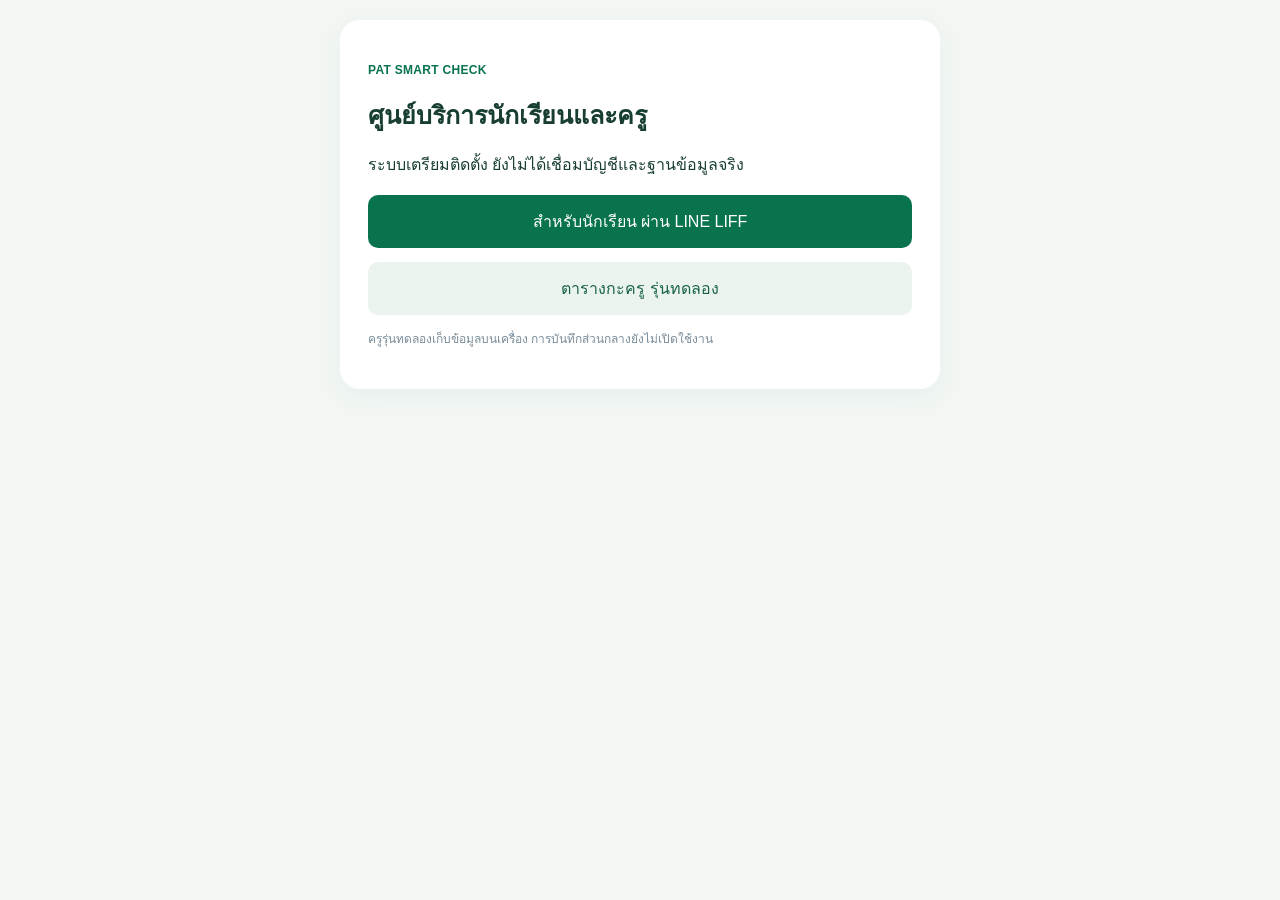
<file: index.html>
<!doctype html><html lang="th"><meta charset="utf-8"><meta name="viewport" content="width=device-width,initial-scale=1"><title>PAT Smart Check</title><link rel="stylesheet" href="student.css"><main><p class="tag">PAT SMART CHECK</p><h1>ศูนย์บริการนักเรียนและครู</h1><p>ระบบเตรียมติดตั้ง ยังไม่ได้เชื่อมบัญชีและฐานข้อมูลจริง</p><a class="button" href="student.html">สำหรับนักเรียน ผ่าน LINE LIFF</a><a class="button secondary" href="teacher.html">ตารางกะครู รุ่นทดลอง</a><p>ครูรุ่นทดลองเก็บข้อมูลบนเครื่อง การบันทึกส่วนกลางยังไม่เปิดใช้งาน</p></main></html>
</file>
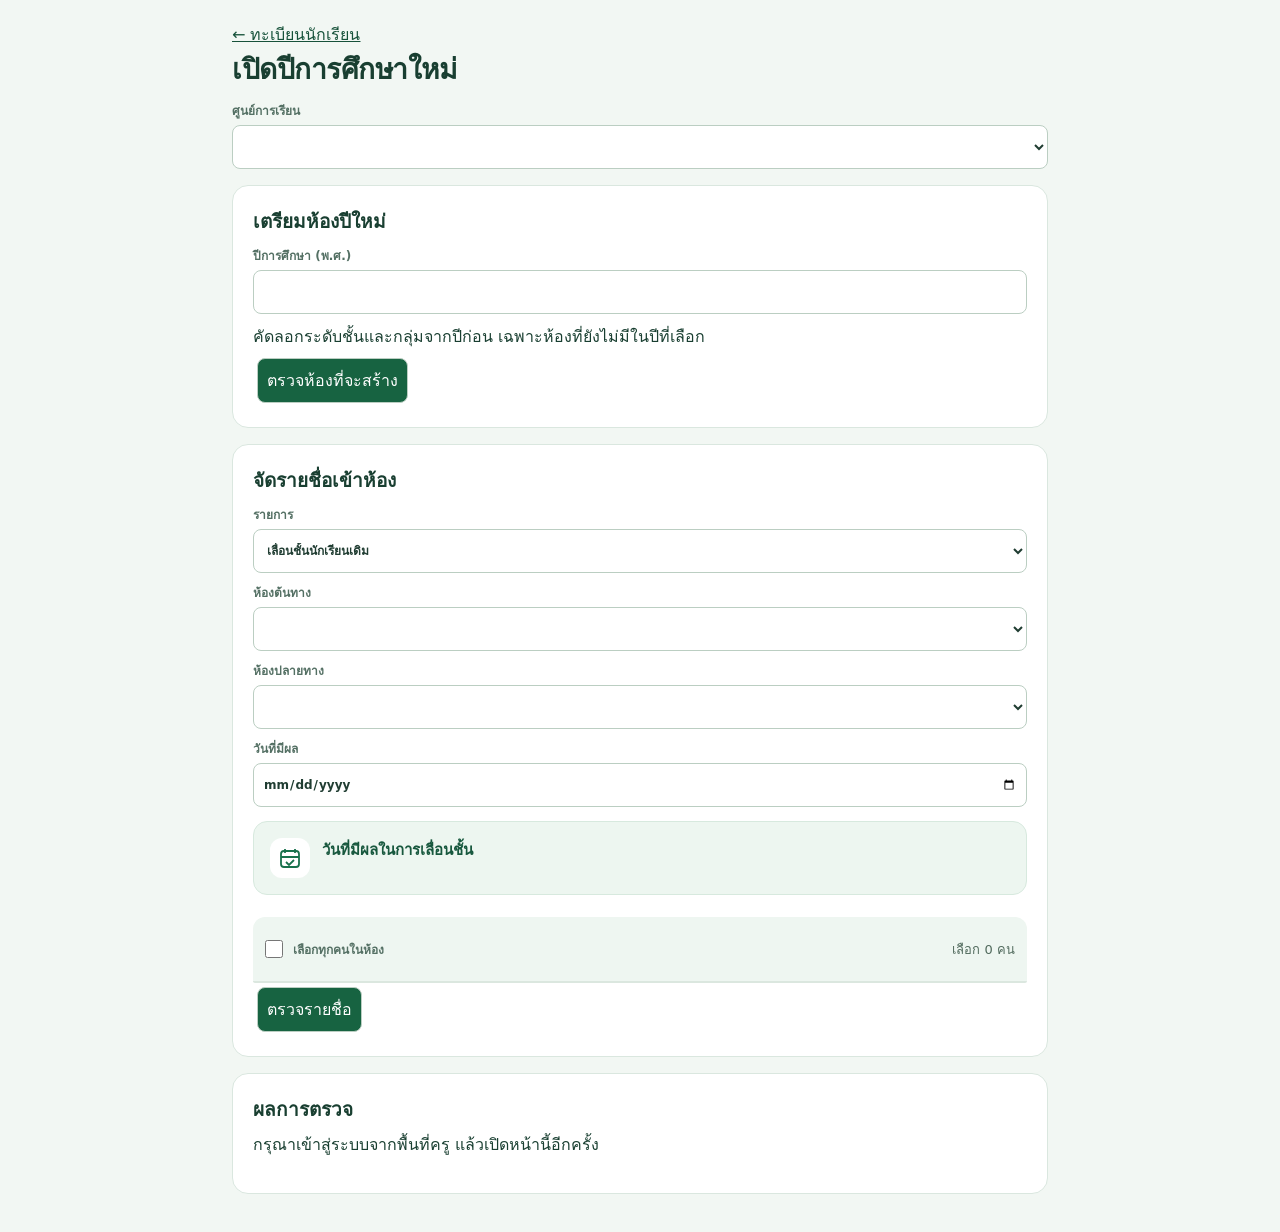
<file: academic-year.html>
<!doctype html><html lang="th"><meta charset="utf-8"><meta name="viewport" content="width=device-width,initial-scale=1"><title>เปิดปีการศึกษาใหม่ · PAT Smart Check</title>
<link rel="stylesheet" href="students.css"><style>*{box-sizing:border-box}body{background:#f2f7f3;color:#193f31;font:16px system-ui;margin:0}main{max-width:860px;margin:auto;padding:22px}section{background:white;border:1px solid #dae7df;border-radius:16px;margin:16px 0;padding:20px}label{display:block;margin:10px 0}input,select,button{font:inherit;max-width:100%;padding:9px;border:1px solid #bbcec2;border-radius:8px}button{cursor:pointer;color:white;background:#176341;margin:4px}button:disabled{opacity:.5}#roster{max-height:320px;overflow:auto}#message{white-space:pre-line}li{margin:6px 0}a{color:#17523a}.date-guidance{display:flex;align-items:flex-start;gap:12px;padding:16px;margin:14px 0 22px;background:#edf6f0;border:1px solid #d7e9de;border-radius:14px;line-height:1.7}.date-guidance-icon{display:grid;place-items:center;flex:0 0 40px;width:40px;height:40px;border-radius:12px;background:#fff;color:#19724d}.date-guidance-icon svg{width:24px;height:24px}.date-guidance strong{display:block;color:#18583e;font-size:15px}.date-guidance p{margin:4px 0 0;color:#526b5e;font-size:14px}@media(max-width:480px){main{padding:16px}section{padding:16px}.date-guidance{padding:12px;gap:10px}} 
#selection input[type="checkbox"]{appearance:auto;display:inline-block;width:18px;height:18px;min-width:18px;min-height:18px;max-width:18px;padding:0;margin:0;flex:0 0 18px;accent-color:#176341;vertical-align:middle}
.year-selection-bar{display:flex;flex-wrap:wrap;align-items:center;justify-content:space-between;gap:8px;padding:10px 12px;background:#eef6f1;border-radius:12px 12px 0 0}
.year-selection-bar label{display:flex;align-items:center;gap:10px;margin:0;min-height:44px;cursor:pointer}.year-selection-bar span{font-size:13px;color:#526b5e}
#roster{max-height:380px;overflow:auto;border:1px solid #dbe7df;border-radius:0 0 12px 12px}
#roster .year-roster{display:table;width:100%;border-collapse:collapse;table-layout:fixed;text-align:left}
#roster caption{position:absolute;width:1px;height:1px;overflow:hidden;clip-path:inset(50%)}
#roster thead{display:table-header-group}#roster tbody{display:table-row-group}
#roster tr{display:table-row;padding:0;border:0}
#roster th,#roster td{display:table-cell;padding:10px 12px;border-bottom:1px solid #e6eee9;vertical-align:middle;grid-column:auto;grid-row:auto;font-size:14px;overflow-wrap:anywhere}
#roster th{position:sticky;top:0;z-index:1;background:#f5f9f6;color:#305b44;font-weight:600}
#roster th:first-child{width:64px;text-align:center}#roster th:nth-child(2){width:34%}
#roster td:first-child{text-align:center;padding:0}#roster td[colspan]{padding:20px;color:#627568;text-align:center}
#roster tbody tr:nth-child(even){background:#fafcfb}#roster tbody tr:has(input:checked){background:#eaf5ee}
#roster .year-check-target{display:flex;align-items:center;justify-content:center;min-height:44px;margin:0;cursor:pointer}
#selection input:focus-visible{outline:3px solid #f2a344;outline-offset:3px}
@media(max-width:480px){#roster th,#roster td{padding:10px 8px;font-size:13px}#roster th:first-child{width:48px}}
</style>
<main><a href="students.html">← ทะเบียนนักเรียน</a><h1>เปิดปีการศึกษาใหม่</h1>
<label>ศูนย์การเรียน <select id="center"></select></label>
<section><h2>เตรียมห้องปีใหม่</h2><label>ปีการศึกษา (พ.ศ.) <input id="year" type="number"></label>
<p>คัดลอกระดับชั้นและกลุ่มจากปีก่อน เฉพาะห้องที่ยังไม่มีในปีที่เลือก</p><button id="rooms">ตรวจห้องที่จะสร้าง</button></section>
<section><h2>จัดรายชื่อเข้าห้อง</h2><label>รายการ <select id="mode"><option value="promote">เลื่อนชั้นนักเรียนเดิม</option><option value="new">นำเข้านักเรียนใหม่จาก Excel</option></select></label>
<label id="fromLabel">ห้องต้นทาง <select id="source"></select></label><label>ห้องปลายทาง <select id="target"></select></label>
<label>วันที่มีผล <input id="day" type="date"></label><aside class="date-guidance" aria-labelledby="dayHelpTitle"><span class="date-guidance-icon" aria-hidden="true"><svg viewBox="0 0 24 24" fill="none" stroke="currentColor" stroke-width="1.8"><rect x="3" y="5" width="18" height="16" rx="3"/><path d="M7 3v4m10-4v4M3 11h18m-13 5 3 3 5-5"/></svg></span><div><strong id="dayHelpTitle">วันที่มีผลในการเลื่อนชั้น</strong><p id="dayHelp"></p></div></aside>
<div id="selection"><div class="year-selection-bar"><label><input id="all" type="checkbox"> เลือกทุกคนในห้อง</label><span id="selectionCount" role="status">เลือก 0 คน</span></div><div id="roster" tabindex="0" role="region" aria-label="ตารางรายชื่อนักเรียน"></div></div>
<div id="upload" hidden><button id="download">ดาวน์โหลดเทมเพลต Excel</button><label>ไฟล์รายชื่อ .xlsx <input id="file" type="file" accept=".xlsx"></label></div>
<button id="preview">ตรวจรายชื่อ</button></section>
<section><h2>ผลการตรวจ</h2><p id="message" role="status">กำลังโหลดข้อมูล</p><ol id="result"></ol><button id="save" hidden>ยืนยันบันทึก</button><button id="discard" hidden>ปิดรายการเมื่อได้ตรวจผลแล้ว</button></section></main>
<script src="config.js"></script><script src="report-excel.js"></script><script src="excel-import.js?v=year1"></script><script src="academic-year.js?v=20261105table"></script></html>
</file>
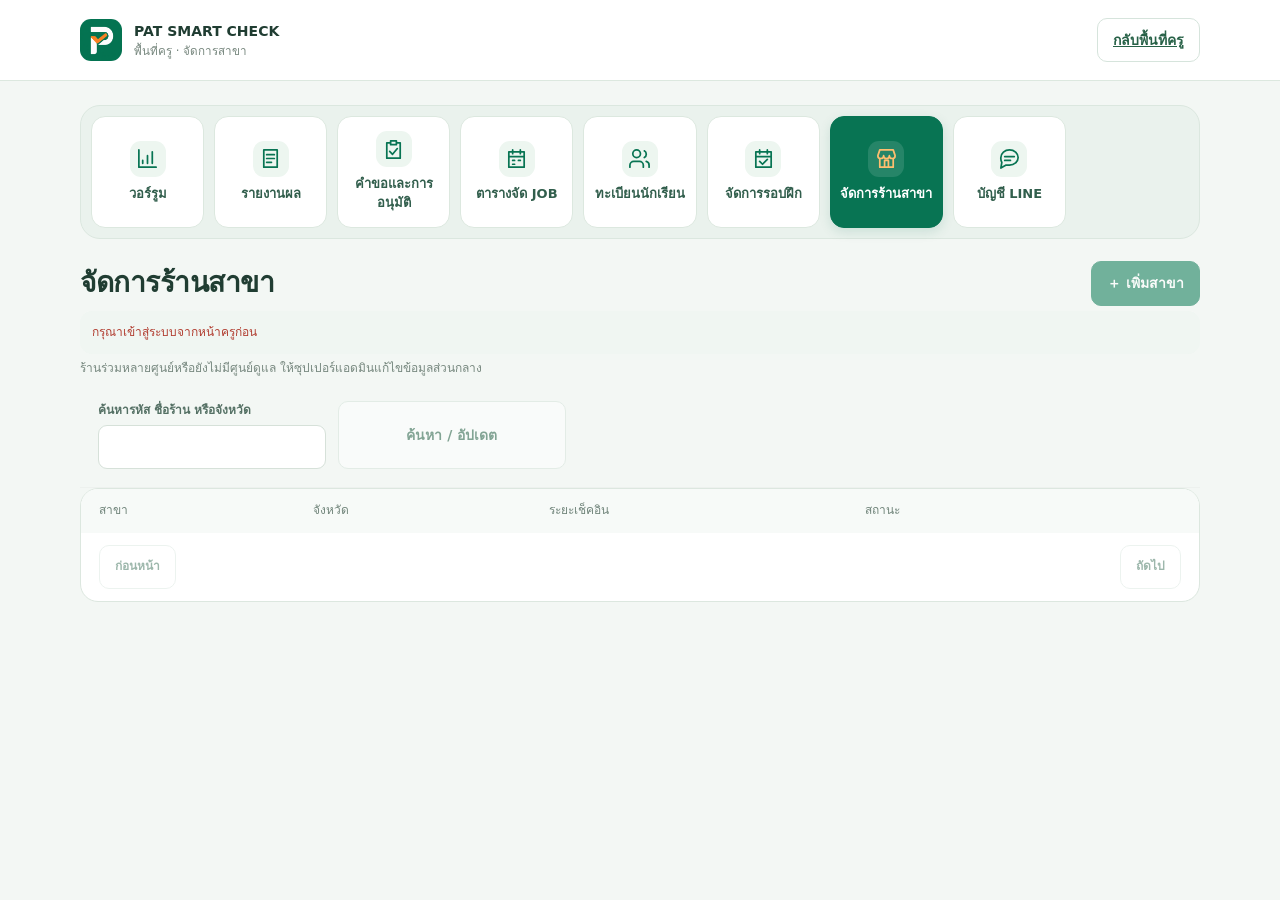
<file: branches.html>
<!doctype html><html lang="th"><head><meta charset="utf-8"><meta name="viewport" content="width=device-width,initial-scale=1"><title>PAT · จัดการสาขา</title><link rel="icon" href="pat-icon.png"><link rel="stylesheet" href="students.css?v=20261027cancel"></head><body><header><div class="brand"><img src="pat-icon.png" alt="PAT"><div>PAT SMART CHECK<small>พื้นที่ครู · จัดการสาขา</small></div></div><a href="teacher.html" class="btn">กลับพื้นที่ครู</a></header><main><div class="top"><h1>จัดการร้านสาขา</h1><button class="btn primary" id="add" disabled>＋ เพิ่มสาขา</button></div><p id="notice" class="registry-hint" role="status"></p><p class="muted">ร้านร่วมหลายศูนย์หรือยังไม่มีศูนย์ดูแล ให้ซุปเปอร์แอดมินแก้ไขข้อมูลส่วนกลาง</p><div id="pending"></div><form id="searchForm" class="filters"><label class="search">ค้นหารหัส ชื่อร้าน หรือจังหวัด<input id="query" type="search" maxlength="100"></label><button class="btn" id="search">ค้นหา / อัปเดต</button></form><section class="card"><div class="table"><table><thead><tr><th>สาขา</th><th>จังหวัด</th><th>ระยะเช็คอิน</th><th>สถานะ</th><th></th></tr></thead><tbody id="list"></tbody></table></div><div class="end"><button id="prev" class="btn">ก่อนหน้า</button><span id="page"></span><button id="next" class="btn">ถัดไป</button></div></section></main><dialog id="editor" aria-labelledby="title"><div class="row"><h2 id="title">ข้อมูลสาขา</h2><button id="close" class="close" type="button" aria-label="ปิด">×</button></div><form id="form"><div class="grid"><label>รหัสร้าน<input id="code" maxlength="40" required></label><label>ชื่อสาขา<input id="name" maxlength="100" required></label><label>จังหวัด<input id="province" maxlength="60" required></label><label>อำเภอ / เขต<input id="district" maxlength="60"></label><label>ศูนย์ดูแล<select id="center"></select></label><label>สถานะ<select id="status"><option value="ACTIVE">เปิดใช้งาน</option><option value="INACTIVE">ปิดใช้งาน</option><option value="AVAILABLE">พร้อมใช้งาน (สถานะเดิม)</option></select></label><label>ละติจูด<input id="lat" type="number" min="-90" max="90" step="any" required></label><label>ลองจิจูด<input id="lng" type="number" min="-180" max="180" step="any" required></label><label>ระยะเช็คอิน–เช็คเอาต์ (เมตร)<input id="radius" type="number" min="1" max="5000" step="1" required value="200"></label><button id="resetRadius" type="button" class="btn">ใช้ค่าเริ่มต้น 200 เมตร</button></div><a id="map" target="_blank" rel="noopener noreferrer" class="btn" hidden>ดูหมุดบน Google Maps ↗</a><p class="registry-hint">พิกัดและระยะใหม่ใช้กับการเช็คอิน–เช็คเอาต์ครั้งถัดไป รวมกะที่กำลังทำงาน ผลลงเวลาเดิมไม่เปลี่ยน</p><label>เหตุผล<textarea id="reason" minlength="3" maxlength="500" rows="2" required></textarea></label><div id="impact" class="registry-hint" hidden></div><label class="status-confirm"><input id="confirm" type="checkbox"><span>ตรวจชื่อร้าน พิกัด ระยะ และผลกระทบแล้ว</span></label><p id="error" role="alert" class="error"></p><div class="footer"><button id="preview" class="btn" type="submit">ตรวจผลกระทบ</button><button id="save" class="btn primary" type="button" disabled>ยืนยันบันทึก</button></div></form><details><summary>ประวัติแก้ไขล่าสุด</summary><div id="history"></div></details></dialog><link rel="stylesheet" href="teacher-nav.css?v=20261029absence"><script src="teacher-nav.js?v=20261029absence"></script><script src="config.js"></script><script src="pat-loading.js"></script><script src="branches.js?v=20261027a"></script></body></html>
</file>
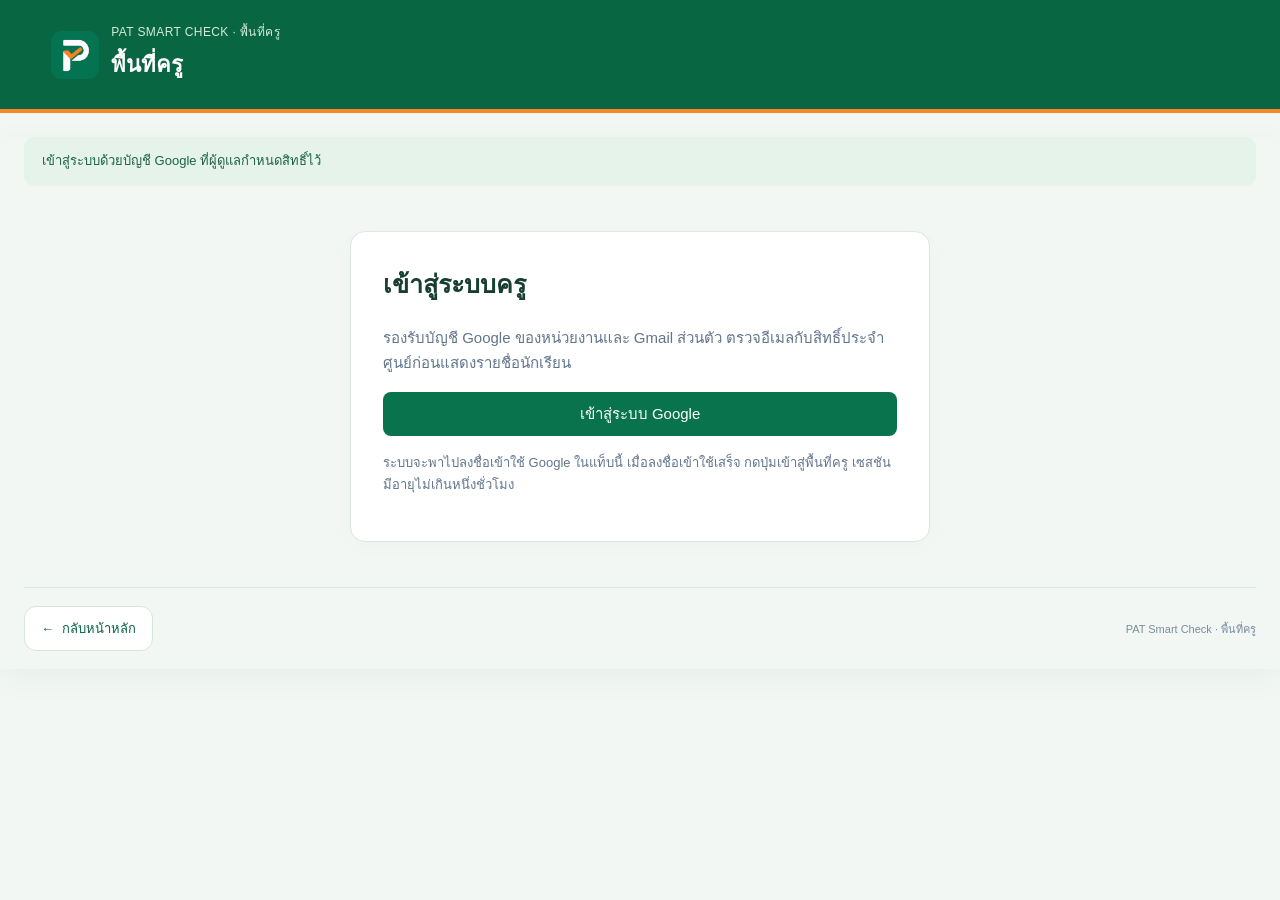
<file: reports.html>
<!doctype html><html lang="th"><head><meta charset="utf-8"><meta name="viewport" content="width=device-width,initial-scale=1"><title>PAT · สรุปผลและรายงาน</title><style>
:root{font:15px/1.6 system-ui,Tahoma,sans-serif;color:#193e32;background:#f3f7f4}*{box-sizing:border-box}body{margin:0}header{background:white;border-bottom:1px solid #dae6de;padding:18px max(20px,calc((100% - 1180px)/2));display:flex;gap:12px;align-items:center}header img{width:44px;height:44px}header small{display:block;color:#6c8076}main{max-width:1220px;padding:24px;margin:auto}h1{font-size:28px;margin:0}h2{font-size:19px;margin:0 0 8px}p{margin:6px 0 16px}.muted{color:#6c8076;font-size:13px}.badge{display:inline-block;background:#fff1db;color:#8b561b;border-radius:20px;padding:5px 12px;font-size:12px}.intro{display:flex;justify-content:space-between;align-items:center;gap:16px;flex-wrap:wrap;margin-bottom:20px}.card{background:white;border:1px solid #dce7df;border-radius:20px;padding:22px;margin-bottom:18px}.bar{display:flex;gap:12px;align-items:center;justify-content:space-between;flex-wrap:wrap}button{font:600 14px/1.4 inherit;cursor:pointer;background:#087453;color:white;border:1px solid #087453;border-radius:12px;padding:12px 18px;min-height:46px;display:inline-flex;align-items:center;justify-content:center;gap:8px}button.secondary{background:white;color:#215941;border-color:#cadfd2}button.report{background:#fff1df;border-color:#efbf80;color:#88501b}svg{width:20px;height:20px;flex:none}button:focus-visible,input:focus-visible,select:focus-visible{outline:3px solid #f29b38;outline-offset:2px}.placement{background:#edf5ef;border:1px dashed #89b59c;padding:18px;border-radius:16px;margin-top:14px}.filters{display:grid;grid-template-columns:1.4fr 1fr 1fr 1fr;gap:14px;margin-top:18px}label{display:block;font-size:13px;color:#506d5e}input,select{width:100%;min-width:0;font:inherit;font-size:16px;display:block;margin-top:6px;padding:11px;border:1px solid #cbdcd2;border-radius:10px;background:white;color:#193e32}.kpis{display:grid;grid-template-columns:repeat(4,1fr);gap:12px;margin:20px 0}.kpi{border-radius:16px;padding:18px;background:#eaf5ef}.kpi.orange{background:#fff2df}.kpi.red{background:#fff0ed}.kpi strong{display:block;font-size:32px;line-height:1.2}.kpi span{font-size:13px}.kpi small{display:block;color:#647a6e;margin-top:8px;font-size:11px}.tabs{display:flex;gap:8px;margin-bottom:18px}.tabs button[aria-pressed=false]{background:white;color:#315e4c;border-color:#d1e1d7}.table-wrap{overflow:auto}table{border-collapse:collapse;width:100%;white-space:nowrap;font-size:14px}th{background:#edf4ef;text-align:left;font-weight:600;color:#476454}th,td{padding:14px 12px;border-bottom:1px solid #e4ece7}td small{display:block;font-size:12px;color:#738579}.link{background:none;border:0;color:#087453;min-height:44px;padding:6px;font-size:14px;text-decoration:underline}.note{padding:14px 18px;border-left:4px solid #ed9c3c;background:#fff8ec;border-radius:8px;font-size:13px}.status{display:inline-block;padding:3px 9px;border-radius:8px;background:#e9f4ee;color:#21613f;font-size:12px}.status.warn{background:#fff0df;color:#91571e}.status.gray{background:#eceff1;color:#58646b}.status.red{background:#ffefec;color:#9a4237}.print-heading{display:none}.empty{padding:24px;color:#718578}.detail-head{display:flex;gap:20px;align-items:center;justify-content:space-between;flex-wrap:wrap}.detail-head select{max-width:350px}.signature{display:none}[hidden]{display:none!important}@media(max-width:800px){.filters,.kpis{grid-template-columns:repeat(2,minmax(0,1fr))}main{padding:16px}.card{padding:18px}h1{font-size:24px}}@media(max-width:450px){.filters{grid-template-columns:1fr}.kpi{padding:14px}.kpi strong{font-size:27px}.bar{align-items:stretch}.bar button{flex:1}.tabs button{flex:1;padding:10px}header{padding:16px}}
@page{size:A4 landscape;margin:14mm}@media print{body{background:white;color:#111;font-size:11px}header,.intro,.controls,.placement-guide,.tabs,.no-print{display:none!important}main{max-width:none;padding:0}.card{border:0;padding:0;border-radius:0;margin-bottom:14px}.kpis{grid-template-columns:repeat(4,1fr);margin:14px 0}.kpi{border:1px solid #ccc;padding:10px;background:white!important}.kpi strong{font-size:23px}.print-heading{display:block;margin-bottom:16px}.print-heading h1{font-size:21px}table{font-size:11px;white-space:normal}th,td{padding:8px;border:1px solid #ddd}thead{display:table-header-group}tr{break-inside:avoid}.table-wrap{overflow:visible}.signature{display:flex;justify-content:space-around;margin-top:35px}.note{background:none;border:1px solid #ccc}.detail-head select{display:none}.status{background:none!important;color:#111!important}a,button{display:none!important}}
#alertList{display:grid;grid-template-columns:repeat(2,minmax(0,1fr));gap:12px}.alert-item{border:1px solid #ecd3c8;background:#fff8f0;padding:14px;border-radius:14px}.alert-item p{font-size:13px;margin:6px 0}.risk-cell{min-width:220px;white-space:normal}#rows td{vertical-align:middle}#rows strong{white-space:nowrap}@media(max-width:600px){#alertList{grid-template-columns:1fr}}@media print{#alerts{display:none}#summary table{font-size:8px}#summary th,#summary td{padding:5px}.risk-cell{min-width:0}#summary th{white-space:normal}#rows strong{white-space:normal}}</style></head><body><header><img src="pat-icon.png" alt="PAT"><div><strong>PAT SMART CHECK</strong><small>พื้นที่ครู · รายงานการลงเวลา</small></div></header><main><div class="intro"><div><h1>สรุปผลและรายงานการฝึกงาน</h1><p class="muted">ต้นแบบสำหรับตรวจรูปแบบก่อนพัฒนาเชื่อมข้อมูลจริง</p></div><span class="badge">ข้อมูลตามสิทธิ์ทั้งหมด</span></div>
<p class="no-print"><a href="warroom.html">← กลับวอร์รูม</a></p>
<section class="card controls" id="reportControls"><div class="bar"><div><h2>เลือกขอบเขตรายงาน</h2><p class="muted">ในระบบจริงครูจะเห็นเฉพาะศูนย์ที่มีสิทธิ์</p></div><div class="bar"><button id="excel" class="secondary">⇩ ส่งออก Excel</button><button id="print"><svg viewBox="0 0 24 24" fill="none" stroke="currentColor" stroke-width="1.8"><path d="M6 9V3h12v6 M6 18H3V9h18v9h-3 M6 14h12v7H6z"/></svg>พิมพ์ / บันทึก PDF</button></div></div><div class="bar no-print"><span class="badge">ติดตามรายสัปดาห์</span><button id="week" class="secondary">ย้อนหลัง 7 วัน</button></div><div class="filters"><label>ศูนย์<select id="center"><option value="">ทุกศูนย์ที่มีสิทธิ์</option></select></label><label>ชั้นปี / ห้อง<select id="room"><option value="">ทุกห้อง</option></select></label><label>ตั้งแต่วันที่<input type="date" id="from" ></label><label>ถึงวันที่<input type="date" id="to" ></label></div><button id="load">โหลดรายงาน</button><p id="filterError" role="alert" style="color:#a23f32"></p><p class="muted">เลือกตัวกรองแล้วกดโหลดรายงาน · ข้อมูลตามสิทธิ์ศูนย์</p></section>
<div class="print-heading"><h1>PAT Smart Check · รายงานการฝึกงาน</h1><strong>รายงานการลงเวลา — ไม่ใช่เอกสารรับรองชั่วโมง</strong></div><section class="card" id="alerts"><div class="bar"><div><h2>นักเรียนที่ต้องติดตาม</h2><p class="muted">แสดงเมื่ออัปเดตข้อมูล ไม่ใช่ส่ง LINE อัตโนมัติ</p></div><span class="badge">ระดับติดตามจากข้อมูลการลงเวลา</span></div><div id="alertList"></div><p id="riskWindow" class="muted"></p></section><p id="scope" class="muted"></p><div id="kpis" class="kpis"></div><section class="card"><div class="tabs no-print"><button id="summaryTab" aria-pressed="true">สรุปรายห้อง / นักเรียน</button><button id="detailTab" aria-pressed="false">รายละเอียดรายบุคคล</button></div><div id="summary"><h2>สรุปการลงเวลารายบุคคล</h2><div class="table-wrap"><table><thead><tr><th>รหัสนักเรียน</th><th>ชื่อ</th><th>นามสกุล</th><th>ชั้นปี / ห้อง</th><th>รหัสร้าน</th><th>ชื่อร้าน</th><th>กะทำงาน</th><th>ลงเวลาครบ</th><th>สาย</th><th>ขาดที่ยืนยัน</th><th>ยังไม่เช็คอิน</th><th>ยังไม่เช็คเอาต์</th><th>ลาอนุมัติ</th><th>ชั่วโมงบันทึก</th><th>ระดับติดตาม</th><th>เหตุผล</th><th class="no-print"></th></tr></thead><tbody id="rows"></tbody></table></div></div><div id="detail" hidden><div class="detail-head"><h2 id="personTitle">รายละเอียดรายบุคคล</h2><select id="person" aria-label="เลือกนักเรียน"></select></div><p class="muted">เวลาแสดงตามวันที่เริ่มกะ · รวมกะข้ามคืนในวันเริ่มงาน</p><div class="table-wrap"><table><thead><tr><th>วันที่</th><th>รหัสร้าน / ชื่อร้าน</th><th>กะ</th><th>เข้า–ออกจริง</th><th>สถานะ</th><th>ชั่วโมงบันทึก</th></tr></thead><tbody id="detailRows"></tbody></table></div></div></section><p class="note">ชั่วโมงบันทึกคำนวณเฉพาะคู่เข้า–ออกที่ครบ ยังไม่หักเวลาพัก และไม่ใช่ชั่วโมงฝึกที่ครูรับรอง · สายเป็นส่วนหนึ่งของผู้เข้างาน ไม่บวกซ้ำ · ยังไม่เช็คอินไม่สรุปเป็นขาดงานอัตโนมัติ · วันหยุดและลาที่อนุมัติไม่รวมในกะทำงาน</p><div class="signature"><span>ผู้จัดทำ ____________________</span><span>ผู้ตรวจสอบ ____________________</span></div><p class="muted no-print">ข้อเสนอระยะแรก: รายงานการลงเวลา → ตรวจเกณฑ์ชั่วโมงและเวลาพักร่วมกัน → เพิ่มรายงานรับรองชั่วโมงภายหลัง</p><p class="note">ขาดที่ยืนยันนับเฉพาะรายการที่ครูตรวจแล้ว และข้อมูลกะ/เวลาไม่เปลี่ยนหลังตรวจ · กะจบไม่มีเช็คอินจะเข้ากลุ่มตรวจสอบข้อมูล · คำขอแก้เวลาที่ยังรออนุมัติแสดงกำกับในรายละเอียด</p></main><script src="config.js"></script><script src="pat-loading.js"></script><script src="report-model.js"></script><script src="report-excel.js"></script><script src="reports.js?v=20261029absence"></script><link rel="stylesheet" href="teacher-nav.css?v=20261029absence"><script src="teacher-nav.js?v=20261029absence"></script></body></html>
</file>
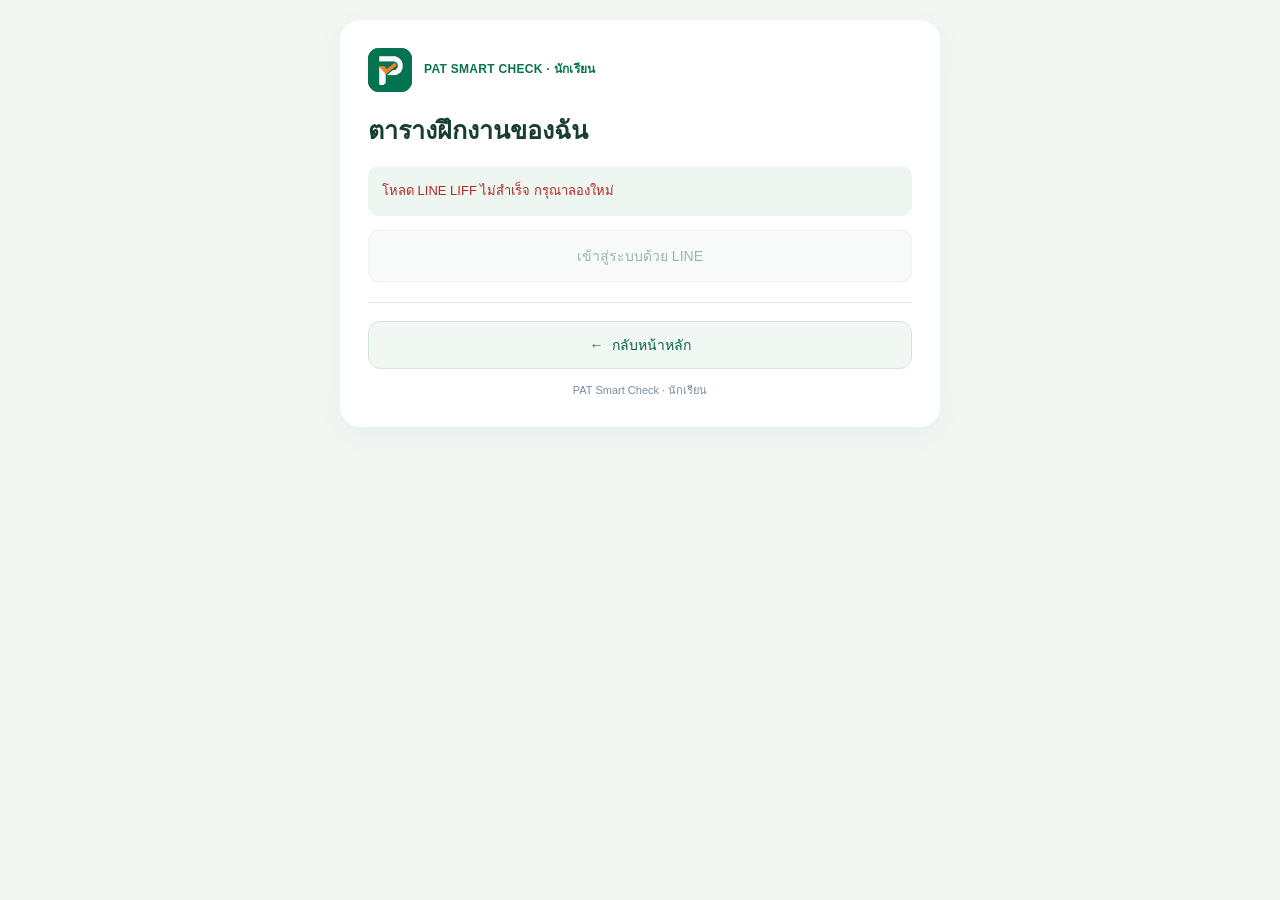
<file: student.html>
<!doctype html><html lang="th"><head><meta charset="utf-8"><meta name="viewport" content="width=device-width,initial-scale=1"><title>PAT Smart Check — นักเรียน</title><link rel="stylesheet" href="student.css?v=20261026d"><link rel="icon" type="image/png" href="pat-icon.png"><link rel="stylesheet" href="attendance.css?v=20261026d"></head><body><main><div class="student-brand"><img src="pat-icon.png" alt="PAT Smart Check" width="44" height="44"><p class="tag">PAT SMART CHECK · นักเรียน</p></div><h1>ตารางฝึกงานของฉัน</h1><p id="status" role="status">กำลังตรวจการตั้งค่า…</p><section id="studentProfile" hidden aria-label="ข้อมูลนักเรียน"></section><section id="attendanceArea" hidden><h2>ลงเวลาฝึกงาน</h2><button id="attendanceReload" type="button">อัปเดตเวลาลงงาน</button><div id="attendanceRecords"></div></section><button id="login" disabled>เข้าสู่ระบบด้วย LINE</button><section id="binding" hidden><h2>ขอผูกบัญชีนักเรียน</h2><p>กรอกรหัสนักเรียนแล้วรอครูตรวจสอบ บัญชีจะยังดูข้อมูลนักเรียนไม่ได้จนกว่าครูอนุมัติ</p><form id="bindingForm"><label for="studentCode">รหัสนักเรียน</label><input id="studentCode" required maxlength="40" autocomplete="off"><label for="centerId">รหัสศูนย์ เช่น PAT-C001</label><input id="centerId" required pattern="PAT-C0[0-2][0-9]" maxlength="8"><button id="requestBinding">ส่งคำขอให้ครูตรวจสอบ</button></form></section><section id="studentActions" hidden><h2>คำขอของฉัน</h2><p class="attendance-muted">ส่งให้ครูตรวจสอบก่อนเปลี่ยนข้อมูล</p><div class="student-request-actions"><button id="requestShiftTop" type="button" class="secondary">⇄ ขอเปลี่ยนกะ / ลา</button><button id="requestTimeTop" type="button" class="secondary">✎ ขอแก้ไขเวลาเข้า–ออก</button></div><div id="requestPendingSummary" class="request-pending" role="status">กำลังโหลดคำขอ…</div></section><section id="schedule" aria-live="polite"></section><section id="shiftRequests" hidden><h2>ประวัติคำขอของฉัน</h2><div id="shiftRequestList"></div></section><footer class="student-footer"><a class="home-link" href="index.html"><span aria-hidden="true">←</span> กลับหน้าหลัก</a><span>PAT Smart Check · นักเรียน</span></footer></main><dialog id="shiftRequestDialog"><div class="shift-dialog-top"><h2>ขอเปลี่ยนกะ / ลา</h2><button type="button" id="closeShiftRequest" aria-label="ปิด">×</button></div><p id="shiftOld"></p><form id="shiftRequestForm"><label for="shiftDate">วันที่ตามกะที่ยืนยัน</label><select id="shiftDate"></select><label for="shiftType">ประเภทวันใหม่</label><select id="shiftType"><option value="WORK">ทำงาน</option><option value="OFF">วันหยุด</option><option value="SICK">ลาป่วย</option><option value="PERSONAL">ลากิจ</option></select><div id="shiftTimes" class="shift-times"><div><label for="shiftStart">เวลาเข้า</label><input id="shiftStart" type="time"></div><div><label for="shiftEnd">เวลาเลิก</label><input id="shiftEnd" type="time"></div></div><label for="shiftReason">เหตุผลที่ขอเปลี่ยน</label><textarea id="shiftReason" required minlength="3" maxlength="500" rows="3"></textarea><label class="shift-check"><input id="shiftStoreAck" type="checkbox">ร้านรับทราบการเปลี่ยนกะแล้ว</label><p class="shift-hint">แจ้งย้อนหลังได้ตามรอบฝึกและช่วงมอบหมายร้าน กะเดิมยังใช้จนกว่าครูอนุมัติ หากเวลาเลิกก่อนเวลาเข้า หมายถึงเลิกวันถัดไป</p><p id="shiftError" role="alert"></p><button id="sendShiftRequest" type="submit">ส่งคำขอให้ครูอนุมัติ</button></form></dialog><script src="config.js?v=20261026d"></script><script src="student-profile.js?v=20261026d"></script><script src="student-calendar.js?v=20261026d"></script><script src="pat-loading.js?v=20261026d"></script><dialog id="attendanceDialog"><div class="attendance-dialog-head"><h2>ขอแก้ไขเวลาลงงาน</h2><button id="attendanceClose" type="button" aria-label="ปิด">×</button></div><p id="attendanceOld"></p><form id="attendanceForm"><label for="attendanceDate">วันที่ต้องการแก้ไข</label><select id="attendanceDate" required></select><div class="attendance-times"><label>เวลาเข้า<input id="attendanceStart" type="time" required></label><label>เวลาออก<input id="attendanceEnd" type="time" required></label></div><p class="attendance-muted">เวลาออกก่อนหรือเท่ากับเวลาเข้า หมายถึงวันถัดไป · ส่งได้ภายใน 7 วัน และต้องเป็นเวลาที่ผ่านมาแล้ว</p><label>เหตุผล<textarea id="attendanceReason" required minlength="3" maxlength="500"></textarea></label><p id="attendanceError" role="alert"></p><button id="attendanceSend">ส่งให้ครูตรวจสอบ</button></form></dialog><script src="student-requests.js?v=20261026d"></script><script src="student-attendance.js?v=20261026d"></script><script src="student-geo.js?v=20261030geo"></script><script src="student.js?v=20261030geo"></script><script src="student-proposals.js?v=20261116"></script></body></html>
</file>
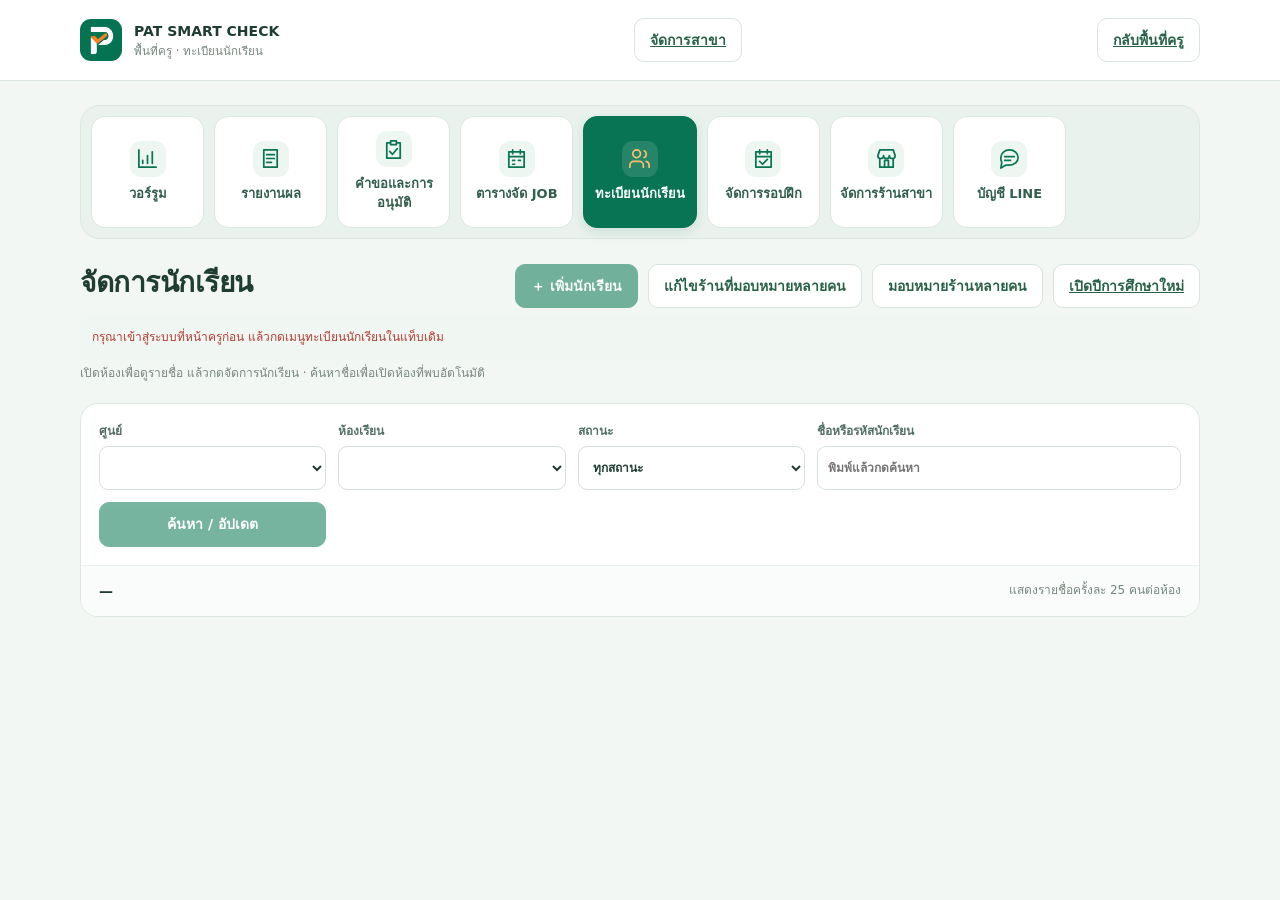
<file: students.html>
<!doctype html><html lang="th"><head><meta charset="utf-8"><meta name="viewport" content="width=device-width,initial-scale=1"><title>PAT · ทะเบียนนักเรียน</title><link rel="icon" href="pat-icon.png"><link rel="stylesheet" href="students.css?v=20261030bulk2"></head><body><header><div class="brand"><img src="pat-icon.png" alt="PAT"><div>PAT SMART CHECK<small>พื้นที่ครู · ทะเบียนนักเรียน</small></div></div><a href="branches.html" class="btn">จัดการสาขา</a><a href="teacher.html" class="btn">กลับพื้นที่ครู</a></header><main><div class="top"><div><h1>จัดการนักเรียน</h1><p id="identity" class="muted"></p></div><div class="registry-top-actions"><button id="add" class="btn primary" disabled>＋ เพิ่มนักเรียน</button><button id="correctStores" class="btn">แก้ไขร้านที่มอบหมายหลายคน</button><button id="bulkStores" class="btn">มอบหมายร้านหลายคน</button><a class="btn" href="academic-year.html">เปิดปีการศึกษาใหม่</a></div></div><p id="notice" role="status" class="registry-hint">กำลังตรวจสิทธิ์…</p><p class="muted">เปิดห้องเพื่อดูรายชื่อ แล้วกดจัดการนักเรียน · ค้นหาชื่อเพื่อเปิดห้องที่พบอัตโนมัติ</p><section class="card" style="margin-top:20px"><form id="filters" class="filters"><label>ศูนย์<select id="center"></select></label><label>ห้องเรียน<select id="room"></select></label><label>สถานะ<select id="status"><option value="">ทุกสถานะ</option><option value="ACTIVE">ปกติ</option><option value="TRAINING_PAUSED">พักฝึกชั่วคราว</option><option value="STUDY_PAUSED">พักการเรียนและการฝึก</option><option value="PAUSED">พัก (สถานะเดิม)</option><option value="COMPLETED">ฝึกจบ</option><option value="WITHDRAWN">ถอนตัว (สถานะเดิม)</option></select></label><label class="search">ชื่อหรือรหัสนักเรียน<input id="query" type="search" maxlength="100" placeholder="พิมพ์แล้วกดค้นหา"></label><button class="btn primary" id="search">ค้นหา / อัปเดต</button></form><div class="list-head"><strong id="count">—</strong><span class="muted">แสดงรายชื่อครั้งละ 25 คนต่อห้อง</span></div><div id="list"></div><div class="end" hidden><button id="prev" class="btn" disabled>← ก่อนหน้า</button><span id="page"></span><button id="next" class="btn" disabled>ถัดไป →</button></div></section></main>
<dialog id="editor"><div class="row"><h2 id="title"></h2><button id="close" class="close" type="button" aria-label="ปิด">×</button></div><form id="form"><div class="grid"><label>ศูนย์<select id="editCenter" required></select></label><label>ห้องเรียน<select id="editClass" required></select></label><label>รหัสนักเรียน<input id="code" required maxlength="40"></label><label>รหัสพนักงาน (ถ้ามี)<input id="employee" maxlength="40"></label><label>คำนำหน้า<input id="prefix" maxlength="30"></label><label>ชื่อ<input id="first" required maxlength="80"></label><label>นามสกุล<input id="last" required maxlength="80"></label><label>เริ่มฝึก<input id="start" type="date" required></label><label>สิ้นสุดฝึก (ถ้ามี)<input id="end" type="date"></label></div><p id="protected" class="registry-hint"></p><details><summary>ประวัติแก้ไขทะเบียนล่าสุด</summary><div id="history"></div></details><p class="error" id="error" role="alert"></p><div class="footer"><button type="button" id="cancel" class="btn">ยกเลิก</button><button id="save" class="btn primary">บันทึกข้อมูล</button></div></form></dialog><dialog id="statusEditor" aria-labelledby="statusTitle"><div class="row"><h2 id="statusTitle">สถานะ / ประวัติ</h2><button id="statusClose" type="button" class="close" aria-label="ปิด">×</button></div><p id="statusPerson"></p><p id="statusCurrent" class="registry-hint"></p><form id="statusForm"><label>เปลี่ยนสถานะเป็น<select id="statusNext" required><option value="ACTIVE">ปกติ</option><option value="TRAINING_PAUSED">พักฝึกชั่วคราว</option><option value="STUDY_PAUSED">พักการเรียนและการฝึก</option><option value="COMPLETED">ฝึกจบ</option></select></label><p class="muted">กลับมาเรียนตามรอบ ใช้ปฏิทินฝึกของห้อง ไม่ต้องเปลี่ยนเป็นพักฝึก</p><label>วันที่มีผล<input id="statusDate" type="date" readonly></label><p class="muted">มีผลทันทีเมื่อบันทึกสำเร็จ ยังไม่รองรับตั้งล่วงหน้าหรือย้อนหลัง</p><div id="statusImpact" class="registry-hint"></div><label>เหตุผล<textarea id="statusReason" required minlength="3" maxlength="500" rows="3" placeholder="ระบุเหตุผลการเปลี่ยนสถานะ"></textarea></label><label class="status-confirm"><input id="statusConfirm" type="checkbox" required><span>ตรวจสอบผลกระทบและยืนยันเปลี่ยนสถานะนักเรียนคนนี้</span></label><p id="statusError" role="alert" class="error"></p><div class="footer"><button id="statusCancel" class="btn" type="button">ยกเลิก</button><button id="statusSave" class="btn primary">ยืนยันเปลี่ยนสถานะ</button></div></form><details><summary>ประวัติเปลี่ยนสถานะ</summary><div id="statusHistory"></div></details></dialog><dialog id="storeEditor" aria-labelledby="storeTitle"><div class="row"><h2 id="storeTitle">ร้านฝึก / ประวัติ</h2><button id="storeClose" type="button" class="close" aria-label="ปิด">×</button></div><p id="storePerson"></p><p class="registry-hint">ย้ายร้าน: ปิดช่วงร้านเดิมก่อน แล้วเพิ่มร้านใหม่เริ่มวันถัดไป ประวัติเดิมยังคงอยู่</p><div id="storeAssignments"></div><div id="storePending"></div><form id="storeForm"><div class="grid"><label>ทำรายการ<select id="storeKind"><option value="ADD">มอบหมายร้านใหม่</option><option value="CLOSE">ปิดช่วงร้านเดิม</option><option value="CANCEL">ยกเลิกกะล่วงหน้า</option></select></label><label id="storeOldLabel" hidden>ช่วงร้านเดิม<select id="storeOld"></select></label><label id="storeNewLabel">ร้านฝึก<select id="storeNew"></select></label><label id="storeFromLabel">วันเริ่มร้าน<input id="storeFrom" type="date"></label><label>วันสุดท้ายของร้าน (รวมวันนี้)<input id="storeTo" type="date" required></label></div><label>เหตุผล<textarea id="storeReason" minlength="3" maxlength="500" required rows="2"></textarea></label><p class="muted">ร้านใหม่ต้องอยู่ในช่วงฝึกและไม่ซ้อนร้านเดิม ปิดช่วงได้ตั้งแต่เมื่อวานเป็นต้นไป การยกเลิกกะเลือกได้ไม่เกิน 94 วัน และต้องยังไม่ถึงเวลาเริ่มงาน</p><div id="storeImpact" class="registry-hint" hidden></div><label class="status-confirm"><input id="storeConfirm" type="checkbox"><span>ตรวจช่วงวันที่และผลกระทบแล้ว ยืนยันรายการนี้</span></label><p id="storeError" class="error" role="alert"></p><div class="footer"><button id="storePreview" type="submit" class="btn">ตรวจผลกระทบ</button><button id="storeSave" type="button" class="btn primary" disabled>บันทึกร้านฝึก</button></div></form><details><summary>ประวัติทำรายการล่าสุด</summary><div id="storeHistory"></div></details></dialog><link rel="stylesheet" href="teacher-nav.css?v=20261029absence"><script src="teacher-nav.js?v=20261029absence"></script><script src="config.js"></script><script src="pat-loading.js"></script><script src="students.js?v=20261030rooms"></script><script src="excel-import.js?v=20261110correction"></script><script src="report-excel.js"></script><script src="bulk-store-model.js?v=20261030bulk2"></script><script src="bulk-stores.js?v=20261030bulk2"></script><script src="store-correction-model.js?v=20261105correction3"></script><script src="store-corrections.js?v=20261105correction3"></script></body></html>
</file>
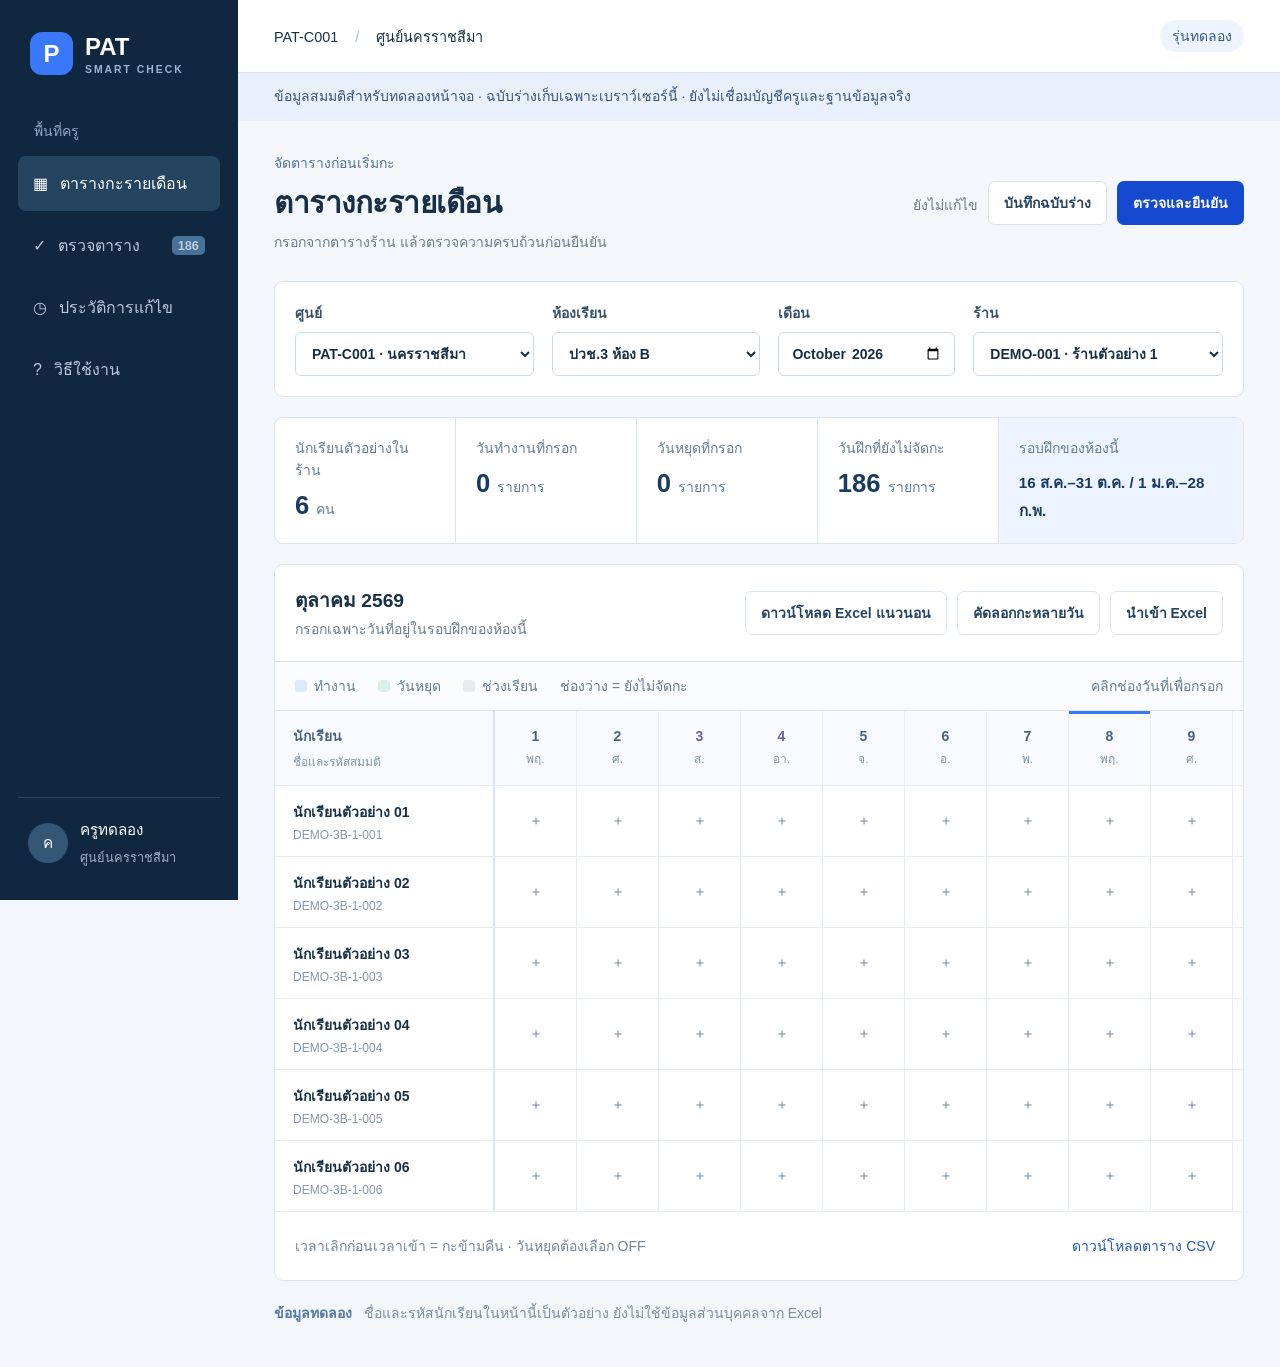
<file: teacher-demo.html>
<!doctype html><html lang="th"><head><meta charset="utf-8"><meta name="viewport" content="width=device-width,initial-scale=1"><title>PAT Smart Check — ตารางกะครู</title><meta name="description" content="ทดลองจัดตารางกะรายเดือนสำหรับครูศูนย์การเรียนปัญญาภิวัฒน์นครราชสีมา"><style>:root{font-family:Tahoma,'Noto Sans Thai',Arial,sans-serif;color:#183047;background:#f3f6fa;font-size:16px;--blue:#154ad0;--line:#dce4ee}*{box-sizing:border-box}body{margin:0}button,input,select{font:inherit}button{cursor:pointer}button:focus-visible,a:focus-visible,input:focus-visible,select:focus-visible{outline:3px solid #719fff;outline-offset:3px}button:disabled{cursor:not-allowed}h1,h2,p{margin:0}h1{font-size:1.85rem;line-height:1.5;letter-spacing:-.5px}h2{font-size:1.05rem;line-height:1.7}p{line-height:1.8}.sidebar{position:fixed;inset:0 auto 0 0;width:238px;background:#10283f;color:#fff;display:flex;flex-direction:column;padding:32px 18px;z-index:10}.brand{display:flex;align-items:center;gap:12px;font-size:1.5rem;font-weight:bold;padding:0 12px}.logo{background:#3977fb;display:grid;place-items:center;border-radius:12px;width:43px;height:43px}.brand span:not(.logo){display:block;font-size:.65rem;letter-spacing:2px;margin-top:3px;color:#9bb4d0}.space-label{color:#8da7c1;font-size:.875rem;margin:45px 16px 14px}.nav{width:100%;border:0;background:none;color:#b9c9db;display:flex;gap:12px;align-items:center;padding:15px;border-radius:8px;text-align:left;font-size:1rem;margin-bottom:7px}.nav.active{background:#24445f;color:white}.nav:hover{background:#203e57}.nav b{margin-left:auto;background:#487197;border-radius:5px;font-size:.8rem;padding:2px 6px}.sidebar-bottom{margin-top:auto;display:flex;gap:12px;align-items:center;padding:20px 10px 0;border-top:1px solid #2b455d;font-size:.95rem}.sidebar-bottom span{display:block;color:#99afc5;font-size:.8rem;margin-top:5px}.avatar{display:grid;place-items:center;width:40px;height:40px;background:#355776;border-radius:50%}main{margin-left:238px}header{display:flex;justify-content:space-between;align-items:center;background:white;border-bottom:1px solid var(--line);padding:20px 36px}.breadcrumb{font-size:.9rem}.breadcrumb span{color:#abb9c7;margin:0 13px}.trial-pill{color:#365d8a;background:#edf3ff;padding:5px 12px;border-radius:20px;font-size:.875rem}.trial-notice{font-size:.875rem;background:#eaf0fb;color:#35547c;padding:12px 36px;line-height:1.7}.view{padding:30px 36px 40px}.heading{display:flex;justify-content:space-between;align-items:center;gap:20px;margin-bottom:26px}.eyebrow{font-size:.875rem;color:#557698;margin-bottom:5px}.muted{font-size:.875rem;color:#6a7d90;line-height:1.7}.heading .muted{margin-top:6px}.actions{display:flex;gap:10px;align-items:center;flex-wrap:wrap}.button{display:inline-flex;align-items:center;justify-content:center;gap:8px;border-radius:7px;padding:10px 15px;min-height:44px;font-size:.875rem;font-weight:bold;border:1px solid transparent;white-space:nowrap}.primary{background:var(--blue);color:#fff}.primary:hover{background:#103ab0}.secondary{background:white;border-color:var(--line);color:#244360}.secondary:hover{background:#f3f6fd}.filters{display:grid;grid-template-columns:1.15fr 1fr .85fr 1.2fr;gap:18px;background:white;border:1px solid var(--line);padding:20px;border-radius:9px}label{display:block;font-size:.875rem;font-weight:bold;color:#36506a}select,input[type=month],input[type=date],input[type=time]{width:100%;margin-top:8px;padding:11px 12px;background:white;border:1px solid #cdd9e5;border-radius:6px;color:#183047;min-height:44px}input[type=checkbox]{accent-color:var(--blue)}.summary{display:grid;grid-template-columns:repeat(4,1fr) 1.35fr;background:white;border:1px solid var(--line);border-radius:9px;margin:20px 0;overflow:hidden}.summary>div{padding:19px 20px;border-right:1px solid var(--line)}.summary>div:last-child{border:none;background:#eef4ff}.summary-label{display:block;color:#647e96;font-size:.875rem;margin-bottom:10px}.summary strong{font-size:1.6rem;color:#183b62}.summary small{font-size:.875rem;font-weight:normal;color:#647e96}.period-info strong{font-size:.95rem;line-height:1.8;display:block}.calendar-panel{border:1px solid var(--line);border-radius:9px;background:white;overflow:hidden}.table-top{padding:20px;display:flex;justify-content:space-between;align-items:center;gap:16px}.table-top h2{font-size:1.2rem}.table-tools{display:flex;gap:10px;flex-wrap:wrap}.legend{padding:13px 20px;display:flex;flex-wrap:wrap;gap:22px;background:#fafcff;border-top:1px solid var(--line);border-bottom:1px solid var(--line);font-size:.875rem;color:#637c94}.legend span{display:flex;align-items:center;gap:7px}.legend-end{margin-left:auto}.swatch{display:inline-block;width:12px;height:12px;border-radius:3px}.swatch.work{background:#dbe9ff}.swatch.off{background:#daf1e7}.swatch.study{background:#e7ebef}.table-scroll{overflow:auto;max-height:530px;isolation:isolate}table{border-collapse:separate;border-spacing:0;min-width:100%;font-size:.875rem}th,td{border-bottom:1px solid #e6edf3;border-right:1px solid #e6edf3;min-width:82px;text-align:center;padding:0}thead th{padding:12px 6px;background:#f7faff;color:#48637e;position:sticky;top:0;z-index:2}thead small{display:block;font-weight:normal;font-size:.75rem;margin-top:5px;color:#8495a7}th.student{min-width:220px;text-align:left;padding:14px 18px;position:sticky;left:0;background:white;z-index:3;border-right:2px solid #dce4ee}thead .student{background:#f7faff;z-index:4}.student span{display:block;font-size:.75rem;font-weight:normal;color:#8798a9;margin-top:5px}.cell-button{display:flex;flex-direction:column;align-items:center;justify-content:center;border:0;background:white;color:#6b8196;width:100%;min-height:70px;font-size:.85rem;padding:6px}.cell-button:hover{box-shadow:inset 0 0 0 2px #87aefb;background:#f3f7ff}.cell-button.work{background:#eef4ff;color:#164ca3;font-weight:bold}.cell-button.off{background:#eaf7f0;color:#2b7150}.cell-button.study{background:#f2f4f6;color:#a0a9b3}.cell-button small{font-size:.7rem;margin-top:4px;font-weight:normal}.weekend{color:#6b619b}.today{box-shadow:inset 0 3px 0 #3977fb}.table-footer{display:flex;justify-content:space-between;align-items:center;padding:15px 20px;color:#74879a;font-size:.875rem;gap:20px}.text-button{border:0;background:none;color:#2158b7;font-size:.875rem;padding:8px}.below-note{font-size:.875rem;color:#7a8da2;margin-top:20px;line-height:1.8}.below-note span{font-weight:bold;color:#557ba3;margin-right:8px}.attachment{display:flex;gap:24px;padding:20px;background:white;border:1px solid var(--line);border-radius:9px;margin-top:20px}.attachment img{max-width:300px;max-height:220px;object-fit:contain}.guide,.check-card,.history-card{background:white;border:1px solid var(--line);border-radius:9px;padding:24px;margin-bottom:14px}.guide{max-width:850px}.guide h2{margin-top:24px}.guide h2:first-child{margin-top:0}.guide p{margin-top:8px;color:#5e748a}.check-card{display:flex;align-items:center;justify-content:space-between;gap:18px}.check-card.error-card{border-left:4px solid #db8e36}.check-card p,.history-card p{font-size:.875rem;color:#6a7d90;margin-top:8px}.check-card .number{font-size:1.75rem;color:#244974}.history-card{display:flex;justify-content:space-between;gap:18px}.history-card time{font-size:.875rem;color:#778da3}dialog{border:1px solid #dce4ee;border-radius:14px;padding:28px;width:min(94vw,510px);color:#183047;max-height:90vh;overflow:auto}dialog::backdrop{background:#10283fa6;backdrop-filter:blur(3px)}.dialog-top{display:flex;justify-content:space-between;align-items:start;margin-bottom:22px}.icon-button{border:0;background:#eff3f7;border-radius:50%;font-size:1.5rem;width:34px;height:34px;color:#60798e}.time-grid{display:grid;grid-template-columns:1fr 1fr;gap:16px;margin:18px 0}.dialog-actions{display:flex;gap:10px;justify-content:flex-end;margin-top:24px}.error{color:#ae382e;font-size:.875rem;margin-top:10px}.checkbox{display:flex;align-items:center;gap:8px;margin-bottom:12px}.checkbox input{width:18px;height:18px}fieldset{border:1px solid var(--line);border-radius:8px;margin:18px 0;padding:14px}legend{font-size:.875rem}.weekdays{display:flex;gap:13px;flex-wrap:wrap}.weekdays label{font-size:.875rem}.toast{position:fixed;bottom:24px;right:24px;max-width:90vw;background:#163550;color:white;padding:15px 22px;border-radius:9px;box-shadow:0 6px 24px #10283f33;z-index:99;font-size:.95rem;line-height:1.7}[hidden]{display:none!important}@media(min-width:1500px){.view{max-width:1850px;margin:auto}}@media(max-width:1150px){.sidebar{width:195px;padding:25px 10px}main{margin-left:195px}.view{padding:24px}.heading{align-items:start;flex-direction:column}.summary{grid-template-columns:repeat(4,1fr)}.period-info{grid-column:1/-1}.filters{grid-template-columns:1fr 1fr}.period-info strong{display:inline}.table-top{align-items:start}}@media(max-width:760px){.sidebar{position:static;width:auto;padding:14px;display:block}.brand{font-size:1.2rem}.space-label,.sidebar-bottom{display:none}.sidebar nav{display:flex;overflow:auto;margin-top:14px}.nav{width:auto;white-space:nowrap;padding:10px;font-size:.875rem;margin:0 5px 0 0}.nav b{display:none}main{margin-left:0}header{padding:14px 18px}.trial-notice{padding:12px 18px}.view{padding:22px 14px}.filters{gap:12px;padding:15px}.summary{grid-template-columns:1fr 1fr}.summary>div{padding:15px}.summary strong{font-size:1.35rem}.heading h1{font-size:1.5rem}.actions{gap:8px}.actions .muted{width:100%}.table-top{flex-direction:column}.table-tools{width:100%}.table-tools .button{flex:1}.legend{gap:14px}.legend-end{margin:0;width:100%}.table-footer{align-items:start;flex-direction:column;gap:6px}.attachment{flex-direction:column}.attachment img{max-width:100%}th.student{min-width:170px;padding:12px}.cell-button{min-height:66px}.history-card{flex-direction:column}.time-grid{gap:10px}}
#importDialog{width:min(94vw,760px)}.import-summary{padding:14px;background:#edf3ff;border-radius:7px;margin:18px 0;font-size:.95rem}.import-preview{max-height:280px;overflow:auto;border:1px solid #dce4ee;border-radius:7px;padding:14px;margin-bottom:20px}.import-preview p{font-size:.875rem;margin-bottom:8px}.button:disabled{opacity:.5}
</style></head><body>
<aside class="sidebar"><div class="brand"><span class="logo">P</span><div>PAT<span>SMART CHECK</span></div></div><div class="space-label">พื้นที่ครู</div><nav><button class="nav active" data-view="schedule">▦ <span>ตารางกะรายเดือน</span></button><button class="nav" data-view="checks">✓ <span>ตรวจตาราง</span><b id="navIssues">0</b></button><button class="nav" data-view="history">◷ <span>ประวัติการแก้ไข</span></button><button class="nav" data-view="guide">? <span>วิธีใช้งาน</span></button></nav><div class="sidebar-bottom"><div class="avatar">ค</div><div>ครูทดลอง<span>ศูนย์นครราชสีมา</span></div></div></aside>
<main><header><div class="breadcrumb">PAT-C001 <span>/</span> ศูนย์นครราชสีมา</div><div class="trial-pill">รุ่นทดลอง</div></header><div class="trial-notice">ข้อมูลสมมติสำหรับทดลองหน้าจอ · ฉบับร่างเก็บเฉพาะเบราว์เซอร์นี้ · ยังไม่เชื่อมบัญชีครูและฐานข้อมูลจริง</div>
<section id="scheduleView" class="view"><div class="heading"><div><p class="eyebrow">จัดตารางก่อนเริ่มกะ</p><h1>ตารางกะรายเดือน</h1><p class="muted">กรอกจากตารางร้าน แล้วตรวจความครบถ้วนก่อนยืนยัน</p></div><div class="actions"><span id="saveState" class="muted">ยังไม่แก้ไข</span><button id="saveDraft" class="button secondary">บันทึกฉบับร่าง</button><button id="confirm" class="button primary">ตรวจและยืนยัน</button></div></div>
<div class="filters"><label>ศูนย์<select id="center"><option>PAT-C001 · นครราชสีมา</option></select></label><label>ห้องเรียน<select id="classSelect"><option value="3B">ปวช.3 ห้อง B</option><option value="3A">ปวช.3 ห้อง A</option><option value="2B">ปวช.2 ห้อง B</option><option value="2A">ปวช.2 ห้อง A</option><option value="1B">ปวช.1 ห้อง B</option><option value="1A">ปวช.1 ห้อง A</option></select></label><label>เดือน<input id="month" type="month" value="2026-10" min="2026-06" max="2027-05"></label><label>ร้าน<select id="store"><option value="DEMO-001">DEMO-001 · ร้านตัวอย่าง 1</option><option value="DEMO-002">DEMO-002 · ร้านตัวอย่าง 2</option></select></label></div>
<div class="summary"><div><span class="summary-label">นักเรียนตัวอย่างในร้าน</span><strong id="studentCount">6 <small>คน</small></strong></div><div><span class="summary-label">วันทำงานที่กรอก</span><strong id="workCount">0 <small>รายการ</small></strong></div><div><span class="summary-label">วันหยุดที่กรอก</span><strong id="offCount">0 <small>รายการ</small></strong></div><div><span class="summary-label">วันฝึกที่ยังไม่จัดกะ</span><strong id="missingCount">0 <small>รายการ</small></strong></div><div class="period-info"><span class="summary-label">รอบฝึกของห้องนี้</span><strong id="periodLabel"></strong></div></div>
<div class="calendar-panel"><div class="table-top"><div><h2 id="monthTitle">ตุลาคม 2569</h2><span id="roundNote" class="muted"></span></div><div class="table-tools"><button id="downloadTemplate" class="button secondary">ดาวน์โหลด Excel แนวนอน</button><button id="bulk" class="button secondary">คัดลอกกะหลายวัน</button><label class="button secondary upload-label">นำเข้า Excel<input id="excelFile" type="file" accept=".xlsx" hidden></label></div></div><div class="legend"><span><i class="swatch work"></i>ทำงาน</span><span><i class="swatch off"></i>วันหยุด</span><span><i class="swatch study"></i>ช่วงเรียน</span><span>ช่องว่าง = ยังไม่จัดกะ</span><span class="legend-end">คลิกช่องวันที่เพื่อกรอก</span></div><div class="table-scroll" tabindex="0" aria-label="ตารางกะ เลื่อนดูวันเพิ่มเติม"><table id="scheduleTable"></table></div><div class="table-footer"><span>เวลาเลิกก่อนเวลาเข้า = กะข้ามคืน · วันหยุดต้องเลือก OFF</span><button id="export" class="text-button">ดาวน์โหลดตาราง CSV</button></div></div>
<div class="below-note"><span>ข้อมูลทดลอง</span> ชื่อและรหัสนักเรียนในหน้านี้เป็นตัวอย่าง ยังไม่ใช้ข้อมูลส่วนบุคคลจาก Excel</div></section>
<section id="checksView" class="view" hidden><div class="heading"><div><p class="eyebrow">ตรวจทานก่อนยืนยัน</p><h1>ตรวจตาราง</h1><p class="muted">ตรวจเฉพาะห้อง ร้าน และเดือนที่เลือกในหน้าตารางกะ</p></div><button class="button secondary backSchedule">กลับไปกรอกตาราง</button></div><div id="checksList"></div></section>
<section id="historyView" class="view" hidden><div class="heading"><div><p class="eyebrow">ฉบับร่างบนเครื่องนี้</p><h1>ประวัติการแก้ไข</h1><p class="muted">ประวัติทดลองในเบราว์เซอร์นี้ ไม่ใช่บันทึกตรวจสอบของระบบจริง</p></div></div><div id="historyList"></div></section>
<section id="guideView" class="view" hidden><div class="heading"><div><h1>วิธีกรอกตารางกะ</h1></div></div><article class="guide"><h2>1. เลือกห้อง เดือน และร้าน</h2><p>ใช้ปฏิทินปีการศึกษา 2569 ตามรอบกลางทั้ง 20 ศูนย์ ปวช.1–2 สลับทุกสามเดือน ปวช.3 เปลี่ยนรอบ 16 ส.ค. และ 1 พ.ย.</p><h2>2. กรอกกะหรือวันหยุด</h2><p>คลิกช่องวันที่ของนักเรียน เลือกทำงานแล้วระบุเวลา หรือเลือกวันหยุด ช่องว่างถือว่ายังไม่จัดกะ ช่วงเรียนแสดงพื้นสีเทาและไม่ต้องกรอก</p><h2>3. ใช้คัดลอกกะเพื่อลดงาน</h2><p>เลือกนักเรียน ช่วงวันที่ และวันในสัปดาห์ ระบบจะกรอกเฉพาะวันที่อยู่ในรอบฝึก หากทับกะเดิมต้องเลือกอนุญาตเขียนทับ</p><h2>4. นำเข้า Excel</h2><p>ดาวน์โหลดต้นแบบ กรอกชีต MONTHLY_SCHEDULE หนึ่งคนต่อแถว วันที่ 1–31 เป็นคอลัมน์ ใส่ A, B, N หรือ OFF และแก้เวลาใน SHIFT_CODES แล้วเลือกนำเข้า Excel เว็บตรวจรหัส เดือน รอบฝึก และเวลา พร้อมแสดงตัวอย่างก่อนยืนยัน หากมีข้อผิดพลาดต้องแก้ไฟล์ก่อน ระบบไม่อ่านรูปตารางหรือไฟล์ Master เป็นตารางกะ</p><h2>5. ตรวจและบันทึก</h2><p>บันทึกฉบับร่างเพื่อกลับมากรอกต่อบนเครื่องนี้ ยืนยันทดลองได้เมื่อวันฝึกทุกวันมี WORK หรือ OFF แล้ว ดาวน์โหลด CSV เพื่อเก็บสำเนา</p><h2>ก่อนนำไปใช้กับครูจริง</h2><p>รุ่นทดลองนี้ยังไม่มีบัญชีครู สิทธิ์แยกศูนย์ และการบันทึกส่วนกลาง ต้องเชื่อมระบบเหล่านี้ก่อนรับข้อมูลจริงหรือให้งานครูหลายคน</p></article></section>
</main><dialog id="editor"><form id="editForm"><div class="dialog-top"><div><p class="eyebrow" id="editStudent"></p><h2 id="editTitle"></h2></div><button type="button" class="icon-button" data-close="editor" aria-label="ปิด">×</button></div><label>ประเภทวัน<select id="dayType"><option value="WORK">WORK · ทำงาน</option><option value="OFF">OFF · วันหยุด</option><option value="EMPTY">ยังไม่จัดกะ</option></select></label><div class="time-grid" id="timeFields"><label>เวลาเข้ากะ<input id="startTime" type="time" value="07:00"></label><label>เวลาเลิกกะ<input id="endTime" type="time" value="16:00"></label></div><p id="overnight" class="muted"></p><p id="editError" class="error" role="alert"></p><div class="dialog-actions"><button type="button" class="button secondary" data-close="editor">ยกเลิก</button><button class="button primary">บันทึกช่องนี้</button></div></form></dialog>
<dialog id="bulkDialog"><form id="bulkForm"><div class="dialog-top"><h2>คัดลอกกะหลายวัน</h2><button type="button" class="icon-button" data-close="bulkDialog" aria-label="ปิด">×</button></div><label>นักเรียน<select id="bulkStudent"></select></label><div class="time-grid"><label>ตั้งแต่วันที่<input type="date" id="bulkFrom" required></label><label>ถึงวันที่<input type="date" id="bulkTo" required></label></div><fieldset><legend>วันในสัปดาห์</legend><div class="weekdays" id="weekdays"></div></fieldset><label>ประเภทวัน<select id="bulkType"><option value="WORK">WORK · ทำงาน</option><option value="OFF">OFF · วันหยุด</option></select></label><div class="time-grid" id="bulkTimes"><label>เวลาเข้า<input id="bulkStart" type="time" value="07:00"></label><label>เวลาเลิก<input id="bulkEnd" type="time" value="16:00"></label></div><label class="checkbox"><input id="overwrite" type="checkbox">อนุญาตเขียนทับรายการเดิม</label><p class="muted">คัดลอกเฉพาะวันที่อยู่ในรอบฝึกของห้อง</p><p id="bulkError" class="error" role="alert"></p><div class="dialog-actions"><button type="button" class="button secondary" data-close="bulkDialog">ยกเลิก</button><button class="button primary">ใช้กะที่เลือก</button></div></form></dialog>
<dialog id="importDialog"><div class="dialog-top"><div><p class="eyebrow">ตรวจไฟล์ก่อนบันทึกฉบับร่าง</p><h2>นำเข้าตารางกะ Excel</h2></div><button class="icon-button" data-close="importDialog" aria-label="ปิด">×</button></div><p id="importFileName" class="muted"></p><p id="importContext" class="muted"></p><div id="importSummary" class="import-summary"></div><div id="importPreview" class="import-preview"></div><label class="checkbox"><input id="importOverwrite" type="checkbox">อนุญาตเขียนทับกะเดิมที่มีนักเรียนและวันที่ตรงกัน</label><p class="muted">นำเข้าเป็นฉบับร่างบนเบราว์เซอร์นี้ ไฟล์ไม่ถูกส่งออกจากเครื่อง</p><p id="importError" class="error" role="alert"></p><div class="dialog-actions"><button class="button secondary" data-close="importDialog">ยกเลิก</button><button id="applyImport" class="button primary">ยืนยันนำเข้า</button></div></dialog><div id="toast" class="toast" role="status" aria-live="polite" hidden></div><script>window.PAT_TEMPLATE_XLSX="UEsDBBQAAAAIAGhZSF1/DYc9CgEAAEsCAAAPAAAAeGwvd29ya2Jvb2sueG1stdJRa8IwEAfwrxLufU2MbZVilWE7KugE6x72JGma2mCTlCRu/fhjbqjsaS++HXdw/PjfzRaD6tCHsE4ancIoIICE5qaW+pjC2TdPU1jMZ0PyaeypMuaEBtVplwwptN73CcaOt0IxF5he6EF1jbGKeRcYe8Sut4LVrhXCqw5TQmKsmNTwve/SddcKaaZECpvt675Yvx/KZZFnb+sc0GW6qlMYAbKJrFPYxdOIk3HMq4hOQlpR+DXZ/5hM00guMsPPSmj/g7KiY14a7VrZO0D4r6osVi/7w3Kb5eUdiF5BhMaMEzqKORdhFE4eDtrlz9nmPpzx1cIrIljIWEijOoyiR4SDb9fDt8eYfwFQSwMEFAAAAAgAaFlIXSv9FyzuAQAAXgkAAA0AAAB4bC9zdHlsZXMueG1s5VbBbpwwEP0Vy/[base64]/Ds8l3+Rs8MKM7zOQuTPLh2zIBwetabGWcw741gcIpXhehX9FqDNsh0FcVlfM4RjiD0KQCO+xQA0zkw57hRpQBAET8dBk6x0oovijH4TVJn2CEvPr+bZzWIJtTV7dJ+C3L1/ZrMegk/0Y/Ad1pp03Cz9Jrj1Tkh4K0L786Iro/Q6SGASjunZcCNYJ1WDGLmWWKBPlvNAR6n6/CzPUo5tsk8+rlVCxQAEQapaIREqeScIlUnfys/tmue0wL5GQJsGODwsJcVN6W/ZJ7mvaVWqSUAVuubF/P2uSUUFyqh+F9K8PY9iE5Jvg4vmx3ol2HDEx+DVBjQsX1VdtzMl52guPQ/UBHkYkW8cyP8uwtNPtwox5WbbFu/fY/W+eJH0zeX4oepRni5VNPlbb25/ind/gFQSwMEFAAAAAgAaFlIXfpcAVkDAwAA2g0AABMAAAB4bC90aGVtZS90aGVtZTEueG1svVfbcpswFPwVRu8NN3PzhGQSx24f0mmnyQ/IIECNEB5Jjp2/7yBuAozjNHbsB0tiz9lF57DC17f7nGiviHFc0BCYVwbQEI2KGNM0BFuRfPPB7c01nIsM5UijMEchWGRQfP/9DLR9TiifwxBkQmzmus6jDOWQXxUbRPc5SQqWQ8GvCpbqMYM7TNOc6JZhuHoOMQVt3iVBOaKClwsRYU/RAbLyWvxilj/8jS8I014hCcEO07jYPaO9ABqBXCwIC4EhP0DTb671NoqIiWAlcCU/TWAdEb9YMpCl6zbSWFr+zOwYJIKIMXDpl98uo0TAKEK0lqOCTcc1fKsBK6hqeCB74Jn2IEBhsMcMgXtvzfoBElUNZ+MbXQXLB6cfIFHV0BkF3BnWfWD3AySqGrqjgNnyzrOW/QCJygimL2O46/m+28BbTFKQHwfxgesa3kOD72C60mpVAip6jfcrSXCEZN/l8G/BVgUVsspQYKqJtw1KYFQ2KCR4zbD2iNNMSB44R/AdQMSPAvQBZ47puwKOUB8hbek6Bl3dDLk1uZh8JBNMyJN4I+iRS3G8IDheYULkREa1pdhkC8Iawh4wZbAb8zpVyrVNwUNggMlc0kEwFdWa6zVPPZyTbf6ziOumN1s7gHMORXfBcBSfaBnkLOWqhhJ3sg7PntDR0Q112CfqkHdyshDf/LCQ4KgQXSkPwVSD5SnhzGq75REkKC4LVifolfUsJQ5mU3dkfXZrTygxz2CMmrzGlJKpZuu68AxFVqR4/mElQTAhpNyqSxRZH9sBof2Ztiv5vebu/sssNoyLB8izCicvtecrVWgCw/kCGqvcmcvR6MM9REmCIjGx0k0fuaizHLz8WXQ5KbYCsacs3mlrsmV/YBwCxzMdA2gx5qIpgBZj1rXP+P2iW4dkk8HayXsPbYWX45ZTESvlDKX357Xidbo6y3H1ftTAtabs1pt+Ei9wPgbKuaT4R+B/1FMrqzz3sanqUOVNGq09Ic++kNF2Xfl1hjps2dJjm9cxORv8gWpWbv4BUEsDBBQAAAAIAGhZSF0NHrnoZQAAAHMAAAAUAAAAeGwvc2hhcmVkU3RyaW5ncy54bWwFwVEKwyAMANCrSP5n3D7GkNqeRdq0CiYWkw2Pv/[base64]/E7R/NPWX/31969fnf3u8u27l1dvnp8/+ujh+dnlmy+vvnr55jfPz397/fUvPz3/61/91feff3f19m/efXN5eX32/etXb959/v3z82+ur7/9/MGDd19+c/n6xbuPrr69fPP961dfX719/eL63UdXb3/z4N23by9ffHVz2etXDx4/fPjswesXL9+c1ze80e3Ly+/enfzo7N03V98N3r78avzyzeW75+cPz8/qn/rXV1d/U//j6qua6iu+ffHm8uz71bevXl4/P//4/Oxvf3z56Pzs+urb8eXX1xeXr149P+89Pj978eX1y99dzl+8uXx+/uur6+ur18uXv/nm+vzs3fWL68vn51+/vfrXl2/Ozx786q8e/LOv5fRHf/w6+ze/xPnbs68uv37x21fXy6vvysv6hs/PHz29ucv3n3959ermgi+vXp29fll/a8/PXr/4/uY/v3v51fU3z88fPz0/++blV19dvrn5ZX7523fXV693P/yzR3+8zQ+XP/7x8sd/vPxZh8uf/Hj5k58uf/Rph8s//vHyj+93+dMfL3/60+WfdLj62Y9XP7vX1Z/8ePUn97r60x+v/vReV3/249Wf3evqRw9vk3l4v+t/Su7R/a6/ba5+cZ/rb6OrX9zn+tvq6hf3uf42u/rFfa6/Da9+cZ/rb9OrX9zn+tv46hf3uf42v/rFPa5/fNtf/eI+19/2V7+4z/U/febdr7/Ht/3VL+5z/W1/9Yv7XH/bX/3iPtff9le/uM/1t/3VL+5z/W1/9Yv7XH/bX/3iHtc/ue2vfnGf62/7q1/c5/rb/uoX97n+p4fu/fp7cttf/eI+19/2V79oe/2DP/7W5eb3OsWL6xf1D95efXf29mao/m3Ox49vL/7pNz43vyn7sp7Jo/Ozdze/V7h+fv7u+u3NP/ndrz68//2H9//rw/t//PD+f354//c3L/7thz/8mxv/Px/e/7cP7/++/ul/98MX8dPtvrjrdv/xw/v/++EPf/fh/T/c3PF/39z99zf3/a8f3v/nm9f//cP7v/vw/r98eP9Pd9z9os0X+/sPf/gPd9+iuOMW9S/tP9VfY/0F/v3ZX3x4/+8++vD+f3z0l7pJzzd5pNm+Zx9rduDZJ5otPfuxZivPPtXs0LPPNDvy7CeaHXv2U81OPPuZZqd3vBcPNTy7Y5jv3PyOYb51izuG+d4t7xjmm7e6Y5jv3vqOYb59mzuG+f5t7xjmG7i7Y5jv4P6ODeE7eLhjmO/g8Y5hvoO546PwMd/C3PFJ95jvYe745HrMNzF3fEg95ruYOz6NHvNtzF2fR3wfc8cn0mO+kbnjM+kJ38nc8an05PStfHDzOPtnT7XHPzzV6t9n3P1Ue3xz66d/cuuiN5n98skXv3z0y4cPGcwXvu6uJ+DNg+sfbx5c/1BL/Xz7pw/v//0Zb37x//mi7vh6Cl/y+OHjZ7/0J1zPV4SPpg6zgw6zZYfZqsPssMPsyLOzfp8Ppw53nnSYnXaYnXWYnXeYXXSYXXb6rq063HndYXbTYXbbYXbXYXbfYfbQ6bt27HDnpMvwF12GL7oMF12Gu3wEpd/pe5cuH0Pp8jmUVh9EjYfRkzYPoyc/+zDib0i+ePLneRjx5hdPuj+MnnR+GD3p8DDqMDvoMFt2mK06zA6fdAl31OHO4w6zkw6z0w6zsw6z8w6zi07ftWWHO686zK47zG46zG47zO46zO47fdcOHe587DCbOz7I7ngYdRm+49PojodRl+E7PoLuer50+RRKl4+hdPkcSqsPosbD6OM2D6OPf/ZhxP+++8XHf56HEW9+8XH3h9HHnR9GH3d4GHWYHXSYLTvMVh93KXfY4c6jDrPjDrOTDrPTDrOzDrPzTt+1RYc7LzvMrjrMrjvMbjrMbjvM7jp91/Yd7nzoMHvsMJs7PsjueBh1Gb7j0+iOh1Gn71y6fAily6dQunwMpcvnUO74IPqZh9HTNg+jpz/7MOIfp37x9M/zMOLNL552fxg97fww8hVf8GHUYXbQYbZ82iXdqsOdhx1mRx1mxx1mJx1mpx1mZ52+a/MOd150mF12mF11mF13mN10mN12+q7tOtx532H20GH22GE26TL8RZfhOz6N7nq+FF3u3eVDKF0+hdLlYyhll+FWH0ONh9GzNg+jZz/7MOJp3RfP/jwPI9784ln3h9Gzzg8jXzHlw6jD7OBZl3bLDneuOswOO8yOOsyOO8xOOsxOO33XZh3uPO8wu+gwu+wwu+owu+4wu+n0Xdt2uPOuw+y+w+yhw+yxw2zSZfiOT6+7ni8XXe5ddBnu8iGULp9CGXQZ7vIplKrdN6/xOPqkzePok599HPGvg3zxyZ/nccSbX3zS/XH0SefH0Scd/qDuky75DjrcuewwW3WYHXaYHXWYHXeYnXT6rk073HnWYXbeYXbRYXbZYXbVYXbd6bu26XDnbYfZXYfZfYfZQ4fZY4fZ3PFBdtcT5o7Przv+qK7L8B2fRHecG3UZvuNT6I4/qOsyXHb75rX6IGo8jj5t8zj69PbOD/74qIFdwApYD9aHDWAlrIINYSPYGDaBTWEz2By2gC1hK9gatoFtYTvYHnaAHWFRCFEJUQpRC1EMUQ1RDlEPOQmikfxnbZL/DMnDLmAFrAfrwwawElbBhrARbAybwKawGWwOW8CWsBVsDdvAtrAdbA87wI6wKISohCiFqIUohqiGKIeoh5wE0Ui+/h+m/nzz9VQjeuGFsBD2hH3hQFgKK+FQOBKOhRPhVDgTzoUL4VK4Eq6FG+FWuBPuhQfhURgmEjYSRhJWEmYSdhKGEpaS01Saa/Go1Vo80loAL4SFsCfsCwfCUlgJh8KRcCycCKfCmXAuXAiXwpVwLdwIt8KdcC88CI/CMJGwkTCSsJIwk7CTMJSwlJym0lyLVv8zm3qquRbAC2Eh7An7woGwFFbCoXAkHAsnwqlwJpwLF8KlcCVcCzfCrXAn3AsPwqMwTCRsJIwkrCTMJOwkDCUsJaepNNei1V/4r6eaawG8EBbCnrAvHAhLYSUcCkfCsXAinApnwrlwIVwKV8K1cCPcCnfCvfAgPArDRMJGwkjCSsJMwk7CUMJScppKcy1a/dXjeqq5FsALYSHsCfvCgbAUVsKhcCQcCyfCqXAmnAsXwqVwJVwLN8KtcCfcCw/[base64]/H8Ha3XKXU811kJ4ISyEPWFfOBCWwko4FI6EY+FEOBXOhHPhQrgUroRr4Ua4Fe6Ee+FBeBSGiYSNhJGElYSZhJ2EoYSl5DSV5lq0OuWup5proVNuYSHsCfvCgbAUVsKhcCQcCyfCqXAmnAsXwqVwJVwLN8KtcCfcCw/CozBMJGwkjCSsJMwk7CQMJSwlp6k016Ld/[base64]/[base64]/YFw6EpbASDoUj4Vg4EU6FM+FcuBAuhSvhWrgRboU74V54EB6FYSJhI2EkYSVhJmEnYShhKTlNpbkWrU6566nmWuiUW1gIe8K+cCAshZVwKBwJx8KJcCqcCefChXApXAnXwo1wK9wJ98KD8CgMEwkbCSMJKwkzCTsJQwlLyWkqzbVodcpdTzXXQqfcwkLYE/[base64]/[base64]/CozBMJGwkjCSsJMwk7CQMJSwlp6k016LVKXc91VwLnXILC2FP2BcOhKWwEg6FI+FYOBFOhTPhXLgQLoUr4Vq4EW6FO+FeeBAehWEiYSNhJGElYSZhJ2EoYSk5TaW5Fq1Oueup5lrolFtYCHvCvnAgLIWVcCgcCcfCiXAqnAnnwoVwKVwJ18KNcCvcCffCg/[base64]/YFw6EpbASDoUj4Vg4EU6FM+FcuBAuhSvhWrgRboU74V54EB6FYSJhI2EkYSVhJmEnYShhKTlNpbkWrU6566nmWuiUW1gIe8K+cCAshZVwKBwJx8KJcCqcCefChXApXAnXwo1wK9wJ98KD8CgMEwkbCSMJKwkzCTsJQwlLyWkqzbVodcpdTzXXQqfcwkLYE/[base64]/UI7VeHZ6Sm51PvTo8KDe7oHp1eFZu/pOIblfnwfefv/vm8vK6eHH9oh7+6sX1i+2LVy+/enH98urNu7Mvr3775qftOf2HZ9d/++3l8/NXL99dn5+9+1dvL79+ft57/PkPP1M9/vXV29e/ffXi0a+qaVEtexfrvzhflVV//S8vZkVv9S9+kV88/vwX+UW9039ZfyE/zdc/OP25QO/qn+LbF7+5nLx4+5uXb96dvbr8+vr5+cOPPjk/e/vDzt+8vr769ubV0/OzX19dX1+9vv3RN5cvvrp8W//oyfnZ11dX1z/94Obbdv3i168u5y/eXv/JN+EnP3v7+cuvbv4A6tlnnz377OnjTz/7+uMnzy7Pz75//erNu8/fPj//5vr6288fPHj35TeXr1+8++jq28s3379+Vf86X1y/++jq7W8eXH399csvL4urL3/7+vLN9YPHDx8+e/D28tUPv8JvXn777vbd+uOXc/PD767e/s3NG/er/wdQSwMEFAAAAAgAaFlIXWfhKJgpAgAA5gYAABQAAAB4bC90YWJsZXMvdGFibGUxLnhtbH2Vy27TQBRAf8WaFSyI46R5NIpTVaGoldIikbJgVZl4UluyZyLPhKQ7kFgU1q1QWJIFCMQCEGLyN/Mp6DryDYU77KybM5Pj41f/YJln3gteqFSKkAW1OvO4mMg4FZchm+vpgy47GPSXPR09z7iXxiELmCeinIfs/OL08dn58ejZxXh4fPTw6eiIeXGqZll0deYECj4N2WHQOzzpMC/hUcyLJ3IxlHOhy6211FGmdqP6H6NxIheiHC3zTKjeMmSJ1rOe76tJwvNI1eSMi2WeTWWRR1rVZHHpq1nBo1glnOs88xv1etvPo1QwPKmhzOa5UN5k+4fN1t8/3T1ra9bWfLHmmzWfrVmVB6/s5mU5/2nNB2tWzPOpPRq7Pd5a88turq35Wm7zo9xyXW723prb8vijNdfWvLPmu3vLJq21tps3/123h+vA/AZsQGXl3bPmdc2aT7X7jpWtamXgANoV0HAAnQpoOoBuBew5gP0KaDmAoF4RbReBF7TjIvBydV0E1t93EdgZjGhkF9RVNMCk4EQjGBWkaASzghWNYFiwou9hLAtWNIJpwYpGsC1Y0QjGBSsawbpgRSNYF6xoZHfDuuo2sC5Y0QjWBSsawbpgRT/OWBesaATrghWNYF2w8kkE64IVjWBdsKIRrAtW/qDv332n4pqxvsr4iZjK6tOBw1Mep/O8wTyVyMWjtFB6u7Z8zcNsFP0zgk+BLtIZV+VbCEZbAqdb4cpm8BtQSwMEFAAAAAgAaFlIXcBpoT7/BgAATSgAABgAAAB4bC93b3Jrc2hlZXRzL3NoZWV0Mi54bWy12l1r22YUB/CvInS/2HqXQp3SJnQb7KVssF0W1ZZjU9sykppku1qgsJfrdqzt1VJKYWOwdi8o30YfZejxSXqe439OS2C5afS3nr+sE/8aR/KNmyfLhXNUVPW8XI1cb2foOsVqXE7mq8OR+7CZfpC6N/dunOwel9WDelYUjXOyXKzq3ZORO2ua9e5gUI9nxTKvd8p1sTpZLqZltcybeqesDgf1uiryiVm2XAz84TAeLPP5yu0LTfrVvDiurS2nnpXHH1bzySfzVVGP3KHr9Ie+X5YP+oc/nvRRv2Kdrwrnmy/Xi3kzcj3Xacr1J8W02S8Wi5F7y3edfNzMj4q7+aoYuffLpimX/eOuUzd5U4zcaVV+W6xcZ7B3Y8COb2+9fW53zGndrZxJMc0fLpovyuOPivnhrD94ZFpOdsflwiwYlwtnOe/H6TrL/MT8ezyfNLOR6w9dZzafTIqVObXxw7opl19vHvPe1myW+7Tcv97ygJYH11se0vLwcnn0zuWDt0MwUzvIm7zfqMpjpzI79QML/YvFlyM0P9Jxv88tz3Vqc9Rm5NZNZR452qtn82lzb1xOiv4gR5tDXS66fcWiJq+ae818CRft40XFanLlkgO8pGsfde1fXftH1/7StX937bOufdO1Z1bFwIyBTcPfTCMYatPwzQEjccBbcAibfWOz7wbZ0d5wx8+8mH0lcBR4aSy+4Eg2S72tkZx27Z/d+Xdd+1N3/mPXvnG69knXvu7aV2ZQZ935D2ZK3zvd+Wm/e7/XExP9ata96tqXZvPFpqBrn+oDDd5noAEc6G040ABOJQq9d05lHy+1fxRXDDTQBto+u5jb2f8/0PB9BhrCgX4GBxpeeyr74bVf3AehOtDHXftv1546ZkQvDd9TM6vXXfu0a3823zzuzh917XN9XNH7jCuC4/r8zh04sM3e8cX/zWYSIDuIrjjFy9P4vX+BtG3XPt6c6CvzEnhqvS76U+xzp9+dXiGbV85zs8c/5hV2ZvpemMrXXfubPpOYnXpsnmTKn/jtTZZYJ8izrcKEFSagMAGFiVaYssIUFKagMNUKM1aYgcIMFGZaoTfkvx6HoJJCu9MKt0ut37keKvVQqaeW+rzUR6U+KvXV0oCXBqg0QKWBWhry0hCVhqg0VEsjXhqh0giVRmopJ+QhQxSKUlWRxxl5yBGFolSV5HFKHrJEoShVNXmck4c8UShKVVE+F9W/[base64]/[base64]/Ktfkucp3Np+UutmZFPimqfitwnWlZNpcbmwNefjJw7z9QSwMEFAAAAAgAaFlIXamPGN2kBQAAxREAABgAAAB4bC93b3Jrc2hlZXRzL3NoZWV0My54bWydWG1vE0cQ/iur+x7fnZ04L+AgAqQgNQ0qqP1YGfsSW/h80d1BnG8xjeQkgFSJBGqqtjIWcpsoUnADrP/Nil9SzbO39xJvjIWEgm9vZnbmeebNvn6j5TbYU8cP6l6zZNg5y2BOs+JV683NkvEk3JhZMG4sX28tbXv+46DmOCFruY1msNQqGbUw3FoyzaBSc9xykPO2nGbLbWx4vlsOg5znb5rBlu+Uq1BzG2besoqmW643DTKI05/qznaQeWJBzdv+zq9Xv683naBkWAajqx953mN6fa+KI3P5uqk1sYrb7/us6myUnzTCH73tu059sxaWDHsOeq2liteAQsVrMLdOURvMLbfw/3a9GtZKRn7RYLV6teo0cV3lSRB67s/ynZ2Yker5SD0fq9u29TV9M/EDjt8uh2V68L1t5kOIfJ7NK+U4CoBXIZmbtsGCkjFrsLBkBKGPN0+X7998yB64ZT9kt2pO5THd9FTeF2uu6DUFPxZ8KHgffzuCtwU/V4/vxGhX8CPBPwt+JniXCd4V/AMJ0Yu+4B9JiHfx+IcYdfC5LfhrwQdM8AGku4K/IdHRfkaO78Hqe8j0oPki47kJaFII5SOEFiYhlEeci5fitHMMXhzhwjOE2hX8P3j0TIwOBB9qYdObg9oAgbzF5/cKpDajCCnyw1yBCX4K23QhW2EmA94c8kMg0GN5K19kJrt9Z219xrJsJka/Cn4INenYGeAZQekEn3swc8GKDDa6UOmK0Z7gf5PY6AWi+yhGB5MRLUyDaEELQZ4QbSMLKGyds88lrsiRngRIi7H+Apg+RXacXJ14bdx0nhXuq4u7BJQiAKD1VZZ/UNRFNLJLyR7TQBjnBP8nx3Z2dnZmXFdKHlI+8y7om7Gta4yO+GecShA+gpAB7pc3DwTfRxqSa5OZmZ2GmVktcIWczKET+IKCpkcJxOWSZPaX3VcFW8uL3vxNVooRIJSZyVboiODcl3Qzk/2AoyPBP1FNmGx9dRUn8f2nYJALfiShi3DrADFppwONd9DoAMweXu3j5EjGxpIcSCTekzdR6JLVC1U14HZy7Y+RMTcNGXNatGaJDGSZrHly9lj5eC591IKvNwf9NvmcMZoE8mX3lWpIF5CkzsAe3L23+vCXW+u37zyQLWgIOJI6YQl4SeqMt2+0mTRZKS+uyUD/oovpfS9bk3KwxJbUkCh+2X1lWxZLZg5JYiJl+6pKpg74H+LkEI3gOG5215BmqqoP1GSKHJzMcXEajotaUuZyY82DIv6gXIh7lARuoIBL+pg2A/SX6WiJ8x5dh/Dpg/5OtlUVaLjsQupfBTYN9VSLTEOXLsQJvk/Q6SPqt/iX7oByZrwV/E/ZH5Co+99Wm/PT8DavhbKYG09Z/ZzR8qM3etmiyvRUD86sXNgR6NpPUOhEEz1qEmepdSrZC2RRDbQrVLrhpao6Ar+H18+hQ3uCtu5PMMCJMMmhHJWx3C4Yu6DcsS0qXeXiZKIWpiFqQYvpPO0aqQSSFRWNs6nWuIUp1rg2Ij/SrMFxyRFGcqNLvJEj6jMckbOqm3Ews/MeIO0BKHW4pFReq1b8Rr3WTa9MnaZ7o6wcLvhLGDmOAIlrVJmdTNHiNBQtXtGWxva/pO89i+o9cupYS9FVdo9Vsp/hG0kEWRQRXdlBQfQAVHY/zvCrWSRku5SEvFTjZA/MjmC0ryD+Ta2T41uujDLpePFieYA+MKQdJddqBC2mr6E5trYymRZ8tfwqLySlBTCep3H/6Khokkmh/854lclLmXhp8Y3LJn2ub6wsu4QQfxeg9nd00BcJHUk2tVX7lMTJ5JZjJN5bumleNONFw2OCBQ6H43hpWVI/Sqhv81vlTWet7G/WmwFrOBthybBy8wbzJWH4HHpb+DRnsEdeGHqueqo55arj01PBYBueF8YP8ueD+BeZ5f8BUEsDBBQAAAAAAGhZSF3Gz0h4KAEAACgBAAALAAAAX3JlbHMvLnJlbHPvu788P3htbCB2ZXJzaW9uPSIxLjAiIGVuY29kaW5nPSJ1dGYtOCI/[base64]/fNrvZjMkz+DA4W6MsJSgBq1w72K5Gp6jvSrTbbvYwyjg4G/phCslsRhtq1Mc43WMcVA9GhtRNYGczaueNjCF1vsOTVEfZAaaECOyXHWjdmRzOE/yn0Wk9KHhw6mTAxj+KcYjnEQJKDtJ3EGuE5/E7S2czouSxrdG+hIxw0eSqrYBpDijBVwPFHgysPV/R5cwWqko2usharhqqWabENVWhlx7ap+gH2/1ea3m14OWt0DKrikqVJZOsuSbvxflj6AHimvYTfz4AIC7XEyVXJBeq4bRgtKE3wKMLHqFCKkIzoRQwzoob4OULnmoISCYlo7xlnF/Ww6t/v/0AUEsDBBQAAAAIAGhZSF1xeGAFuwAAACQBAAAjAAAAeGwvd29ya3NoZWV0cy9fcmVscy9zaGVldDEueG1sLnJlbHONzztOAzEUheGtWLdn7iQBK0bjSZOGdjQbMM71jBW/ZDuRWRsFS2ILFFAQKUXa80ufdL4/v4ZD845dKRcbg4RN1wOjoOPJhkXCpZqnPRzGYSKnqo2hrDYV1rwLRcJaa3pFLHolr0oXE4XmnYnZq1q6mBdMSp/VQrjte475vwG3Jps/Ej0iRmOspmPUF0+h3oGxqndHwGaVF6oSsLnf6a9suuYdsLeThElwLgQXL9u9MM87TsBwHPDm6/gDUEsDBBQAAAAIAGhZSF2Ejk00LQEAAOYEAAATAAAAW0NvbnRlbnRfVHlwZXNdLnhtbMWU3UoDMRCFX2XJrTRpK4hIt71Qb1XQFxizs7uh+SMzrdtn88JH8hWkWSlShKW4xZucm8l3zplAPt8/FqvO2WKLiUzwpZjJqSjQ61AZ35Riw/XkWqyWi5ddRCo6Zz2VomWON0qRbtEByRDRd87WITlgkiE1KoJeQ4NqPp1eKR08o+cJ7xliubjDGjaWi/uO0fe2nbOiuO3n9lalgBit0cAmeLX11ZHJJNS10VgFvXHoWVJMCBW1iOyszCodGH+RwepXz4SWTjP9biUT2jxDrYl0sHjcYkqmwuIJEj+Aw1KozirinUWSIzfM0CFrbtFhf87+HCBjBsu2kLB65mR8M3rnn+yhIG8hrfNFUllmI4c58AffAF4tUi9jh8jQUzcx/[base64]/AAAAAA==";</script><script>(function(root){
const months=['มกราคม','กุมภาพันธ์','มีนาคม','เมษายน','พฤษภาคม','มิถุนายน','กรกฎาคม','สิงหาคม','กันยายน','ตุลาคม','พฤศจิกายน','ธันวาคม'];
function period(date,level,group){if(date<'2026-06-01'||date>'2027-05-31')return'UNKNOWN';if(level===3){if(date>='2027-04-01')return'UNKNOWN';if(date>='2027-03-01')return'GRADUATION_PROCESS';const a=date<='2026-08-15'||(date>='2026-11-01'&&date<='2026-12-31');return a===(group==='A')?'TRAINING':'STUDY';}const m=Number(date.slice(5,7)),a=[6,7,8,12,1,2].includes(m);return a===(group==='A')?'TRAINING':'STUDY';}
function monthDays(month){const [y,m]=month.split('-').map(Number);return new Date(Date.UTC(y,m,0)).getUTCDate();}
function nextDate(date){return new Date(Date.parse(date+'T00:00:00Z')+86400000).toISOString().slice(0,10);}
function shiftError(s){if(s.type==='OFF')return'';if(s.type!=='WORK')return'ประเภทวันไม่ถูกต้อง';if(!/^\d{2}:\d{2}$/.test(s.start||'')||!/^\d{2}:\d{2}$/.test(s.end||''))return'กรอกเวลาเข้าและเลิกกะ';const mins=t=>Number(t.slice(0,2))*60+Number(t.slice(3));const a=mins(s.start),b=mins(s.end);if(a<0||a>=1440||b<0||b>=1440||Number(s.start.slice(3))>59||Number(s.end.slice(3))>59)return'เวลาไม่ถูกต้อง';if(a===b)return'เวลาเข้าและเลิกต้องไม่เท่ากัน';if((b-a+1440)%1440>16*60)return'กะยาวเกิน 16 ชั่วโมง กรุณาตรวจเวลา';return'';}
root.PAT={months,period,monthDays,nextDate,shiftError};if(typeof module!=='undefined')module.exports=root.PAT;
})(typeof window!=='undefined'?window:globalThis);
</script><script>/* Small XLSX reader: ZIP container + OpenXML cells. No formulas or macros. */
(function(root){
const decoder=new TextDecoder();const LIMIT=12*1024*1024;
async function unzip(buffer){const bytes=new Uint8Array(buffer),dv=new DataView(buffer),entries={};let end=-1;for(let i=bytes.length-22;i>=Math.max(0,bytes.length-65557);i--)if(dv.getUint32(i,true)===0x06054b50){end=i;break;}if(end<0)throw Error('ไฟล์ไม่ใช่ Excel .xlsx ที่อ่านได้');const count=dv.getUint16(end+10,true);if(count>500||count===65535)throw Error('ไฟล์มีโครงสร้างซับซ้อนเกินต้นแบบนี้');let pos=dv.getUint32(end+16,true),total=0;for(let i=0;i<count;i++){if(pos+46>bytes.length||dv.getUint32(pos,true)!==0x02014b50)throw Error('โครงสร้าง Excel เสียหาย');const method=dv.getUint16(pos+10,true),flags=dv.getUint16(pos+8,true),packed=dv.getUint32(pos+20,true),size=dv.getUint32(pos+24,true),nl=dv.getUint16(pos+28,true),el=dv.getUint16(pos+30,true),cl=dv.getUint16(pos+32,true),offset=dv.getUint32(pos+42,true),name=decoder.decode(bytes.subarray(pos+46,pos+46+nl));pos+=46+nl+el+cl;if(flags&1)throw Error('ไม่รองรับไฟล์ Excel ที่เข้ารหัส');if(size>LIMIT||(total+=size)>24*1024*1024)throw Error('ไฟล์ใหญ่เกินขอบเขตที่รับได้');if(name.includes('..')||name.includes('vbaProject'))throw Error('ไม่รองรับไฟล์ชนิดนี้');entries[name]={method,packed,size,offset};}
const get=async name=>{const e=entries[name];if(!e)return null;const off=e.offset;if(off+30>bytes.length||dv.getUint32(off,true)!==0x04034b50)throw Error('ข้อมูลไฟล์ Excel เสียหาย');const start=off+30+dv.getUint16(off+26,true)+dv.getUint16(off+28,true);if(start+e.packed>bytes.length)throw Error('ข้อมูลไฟล์ไม่ครบ');const chunk=bytes.subarray(start,start+e.packed);let out;if(e.method===0)out=chunk;else if(e.method===8){if(typeof DecompressionStream==='undefined')throw Error('โปรดเปิดด้วย Chrome หรือ Edge รุ่นปัจจุบัน');const reader=new Blob([chunk]).stream().pipeThrough(new DecompressionStream('deflate-raw')).getReader(),parts=[];let len=0;while(true){const r=await reader.read();if(r.done)break;len+=r.value.length;if(len>LIMIT){await reader.cancel();throw Error('ข้อมูลขยายตัวเกินขอบเขต');}parts.push(r.value);}out=new Uint8Array(len);let p=0;for(const a of parts){out.set(a,p);p+=a.length;}}else throw Error('ไม่รองรับวิธีบีบอัดไฟล์นี้');return decoder.decode(out);};return Object.assign(get,{names:Object.keys(entries)});}
function xml(text){if(!text)throw Error('ไม่พบข้อมูลชีตที่จำเป็น');const doc=new DOMParser().parseFromString(text,'application/xml');if(doc.getElementsByTagName('parsererror').length)throw Error('โครงสร้าง XML ใน Excel ไม่ถูกต้อง');return doc;}
const tags=(node,name)=>[...node.getElementsByTagNameNS('*',name)];
async function read(file,sheetName=null){if(!file.name.toLowerCase().endsWith('.xlsx'))throw Error('เลือกไฟล์ .xlsx เท่านั้น');if(file.size>5*1024*1024)throw Error('ไฟล์ต้องไม่เกิน 5 MB');const get=await unzip(await file.arrayBuffer()),work=xml(await get('xl/workbook.xml')),rels=xml(await get('xl/_rels/workbook.xml.rels'));const props=tags(work,'workbookPr')[0],date1904=['1','true'].includes(props?.getAttribute('date1904'));const selected=tags(work,'sheet').find(s=>s.getAttribute('name')===(sheetName||(tags(work,'sheet').some(t=>t.getAttribute('name')==='MONTHLY_SCHEDULE')?'MONTHLY_SCHEDULE':'SCHEDULE_IMPORT')));if(!selected)throw Error('ไม่พบชีตตารางกะหรือ SHIFT_CODES โปรดใช้ไฟล์ต้นแบบตารางกะ');const relId=selected.getAttribute('r:id')||selected.getAttributeNS('http://schemas.openxmlformats.org/officeDocument/2006/relationships','id'),rel=tags(rels,'Relationship').find(r=>r.getAttribute('Id')===relId);if(!rel||rel.getAttribute('TargetMode')==='External')throw Error('ไม่พบข้อมูลชีตในไฟล์');const target=rel.getAttribute('Target'),path=target.startsWith('/')?target.slice(1):'xl/'+target;const sharedText=await get('xl/sharedStrings.xml'),shared=sharedText?tags(xml(sharedText),'si').map(si=>tags(si,'t').map(t=>t.textContent).join('')):[];const sheet=xml(await get(path)),rows=[];for(const row of tags(sheet,'row')){const arr=[];for(const cell of tags(row,'c')){const addr=cell.getAttribute('r');if(!addr)continue;let col=0;for(const c of addr.match(/^[A-Z]+/)[0])col=col*26+c.charCodeAt(0)-64;if(col>40)throw Error('คอลัมน์เกินขอบเขตไฟล์ต้นแบบ');if(tags(cell,'f').length)throw Error('ไม่รับสูตร Excel กรุณาวางเป็นค่าก่อนนำเข้า (ช่อง '+addr+')');const t=cell.getAttribute('t'),raw=tags(cell,'v')[0]?.textContent;let value=t==='inlineStr'?tags(cell,'t').map(t=>t.textContent).join(''):t==='s'?shared[Number(raw)]:raw===undefined?'':t==='str'?raw:t==='d'?raw?.slice(0,10):t==='e'?null:Number.isFinite(Number(raw))?Number(raw):raw;arr[col-1]=value;}if(arr.some(v=>v!==''&&v!==undefined))rows.push({row:Number(row.getAttribute('r')),cells:arr});if(rows.length>1001)throw Error('รับได้ไม่เกิน 1000 รายการต่อครั้ง');}if(!rows.length)throw Error('ชีตไม่มีข้อมูล');const heads=rows[0].cells.map(v=>String(v||'').trim().toLowerCase()),required=selected.getAttribute('name')==='MONTHLY_SCHEDULE'?['รหัสนักเรียน','รหัสร้าน','เดือน (ค.ศ.)',...Array.from({length:31},(_,i)=>String(i+1))]:selected.getAttribute('name')==='SHIFT_CODES'?['shift_code','start_time','end_time']:['student_id','store_id','work_date','day_type','start_time','end_time'];for(const h of required)if(!heads.includes(h))throw Error('ขาดคอลัมน์ '+h);if(new Set(heads).size!==heads.length)throw Error('หัวคอลัมน์ซ้ำ');const result={date1904,rows:rows.slice(1).map(r=>({row:r.row,values:Object.fromEntries(heads.map((h,i)=>[h,r.cells[i]??'']))}))};if(selected.getAttribute('name')!=='MONTHLY_SCHEDULE')return result;const shifts=await read(file,'SHIFT_CODES'),codes=new Map();for(const r of shifts.rows){const v=r.values,code=String(v.shift_code).trim().toUpperCase();if(code==='OFF'){if(v.start_time!==''||v.end_time!=='')throw Error('OFF ต้องเว้นเวลาเข้าและเลิก');continue;}if(!code||codes.has(code))throw Error('SHIFT_CODES แถว '+r.row+': รหัสกะว่าง ซ้ำ หรือใช้ OFF');const start=time(v.start_time),end=time(v.end_time),error=PAT.shiftError({type:'WORK',start,end});if(error)throw Error('SHIFT_CODES แถว '+r.row+': '+error);codes.set(code,{start_time:start,end_time:end});}const daily=[];const studentsSeen=new Set();for(const r of result.rows){const v=r.values,id=String(v['รหัสนักเรียน']).trim(),month=String(v['เดือน (ค.ศ.)']).trim();if(!id||studentsSeen.has(id))throw Error('แถว '+r.row+': รหัสนักเรียนว่างหรือซ้ำ');studentsSeen.add(id);if(!/^\d{4}-(0[1-9]|1[0-2])$/.test(month))throw Error('แถว '+r.row+': เดือนใช้ yyyy-mm เช่น 2026-10');let count=0;for(let d=1;d<=31;d++){const code=String(v[String(d)]??'').trim().toUpperCase();if(!code)continue;count++;const label=r.row+' / วันที่ '+d,dateValue=month+'-'+String(d).padStart(2,'0');try{date(dateValue);}catch(e){throw Error('แถว '+label+': วันที่ไม่มีจริงในเดือนนี้');}if(code!=='OFF'&&!codes.has(code))throw Error('แถว '+label+': ไม่พบรหัสกะ '+code+' ใน SHIFT_CODES');daily.push({row:label,values:{student_id:id,store_id:v['รหัสร้าน'],work_date:dateValue,day_type:code==='OFF'?'OFF':'WORK',start_time:code==='OFF'?'':codes.get(code).start_time,end_time:code==='OFF'?'':codes.get(code).end_time}});}if(!count)daily.push({row:r.row,values:{student_id:id,store_id:v['รหัสร้าน'],work_date:month+'-01',day_type:'EMPTY',start_time:'',end_time:''}});}return{date1904,rows:daily,sourceRows:result.rows.length};}
function date(value,date1904=false){if(typeof value==='number'){if(value%1!==0)throw Error('วันที่ต้องไม่มีเวลา');return new Date(Date.UTC(date1904?1904:1899,date1904?0:11,date1904?1:30)+value*86400000).toISOString().slice(0,10);}const s=String(value).trim();if(!/^\d{4}-\d{2}-\d{2}$/.test(s)||new Date(s+'T00:00:00Z').toISOString().slice(0,10)!==s)throw Error('วันที่ต้องเป็น yyyy-mm-dd เช่น 2026-10-08');return s;}
function time(value){if(value===''||value==null)return'';if(typeof value==='number'){if(value<0||value>=1)throw Error('เวลาต้องไม่มีวันที่');const min=Math.round(value*1440);if(min>=1440)throw Error('เวลาไม่ถูกต้อง');return String(Math.floor(min/60)).padStart(2,'0')+':'+String(min%60).padStart(2,'0');}const s=String(value).trim(),m=/^(\d{1,2}):(\d{2})(?::00)?$/.exec(s);if(!m||Number(m[1])>23||Number(m[2])>59)throw Error('เวลาใช้ HH:mm เช่น 07:00');return m[1].padStart(2,'0')+':'+m[2];}
root.PATExcel={read,date,time,unzip};
})(window);
</script><script>(function(){
const enc=new TextEncoder();
function crc(bytes){let c=0xffffffff;for(const b of bytes){c^=b;for(let i=0;i<8;i++)c=(c>>>1)^((c&1)?0xedb88320:0);}return(c^0xffffffff)>>>0;}
function zip(files){const parts=[],centers=[];let offset=0;for(const [name,text] of files){const n=enc.encode(name),b=enc.encode(text),sum=crc(b),h=new Uint8Array(30+n.length),v=new DataView(h.buffer);v.setUint32(0,0x04034b50,true);v.setUint16(4,20,true);v.setUint16(6,0x800,true);v.setUint32(14,sum,true);v.setUint32(18,b.length,true);v.setUint32(22,b.length,true);v.setUint16(26,n.length,true);h.set(n,30);parts.push(h,b);const c=new Uint8Array(46+n.length),d=new DataView(c.buffer);d.setUint32(0,0x02014b50,true);d.setUint16(4,20,true);d.setUint16(6,20,true);d.setUint16(8,0x800,true);d.setUint32(16,sum,true);d.setUint32(20,b.length,true);d.setUint32(24,b.length,true);d.setUint16(28,n.length,true);d.setUint32(42,offset,true);c.set(n,46);centers.push(c);offset+=h.length+b.length;}const size=centers.reduce((n,c)=>n+c.length,0),end=new Uint8Array(22),v=new DataView(end.buffer);v.setUint32(0,0x06054b50,true);v.setUint16(8,files.length,true);v.setUint16(10,files.length,true);v.setUint32(12,size,true);v.setUint32(16,offset,true);const all=[...parts,...centers,end],result=new Uint8Array(offset+size+22);let at=0;for(const b of all){result.set(b,at);at+=b.length;}return result;}
const xmlEscape=s=>String(s).replace(/[&<>"]/g,c=>({'&':'&amp;','<':'&lt;','>':'&gt;','"':'&quot;'}[c]));
async function create(buffer,students,month,store){
const get=await PATExcel.unzip(buffer),files=[];
for(const name of get.names){if(name.endsWith('/'))continue;let text=await get(name);
if(name==='xl/worksheets/sheet1.xml'){
const doc=new DOMParser().parseFromString(text,'application/xml'),ns=doc.documentElement.namespaceURI,rows=[...doc.getElementsByTagNameNS(ns,'row')];
for(let i=0;i<students.length;i++){const row=rows.find(r=>Number(r.getAttribute('r'))===i+2);if(!row)throw Error('ต้นแบบไม่ตรงจำนวนรายชื่อ');for(const cell of [...row.getElementsByTagNameNS(ns,'c')]){const col=cell.getAttribute('r').replace(/[0-9]/g,'');let value={A:students[i].id,B:students[i].name,C:store,D:month}[col];if(value===undefined)value='';cell.setAttribute('t','inlineStr');cell.replaceChildren();const str=doc.createElementNS(ns,'is'),t=doc.createElementNS(ns,'t');t.textContent=value;str.append(t);cell.append(str);}}
text=new XMLSerializer().serializeToString(doc);
}
if(name==='xl/worksheets/sheet3.xml'){const doc=new DOMParser().parseFromString(text,'application/xml'),ns=doc.documentElement.namespaceURI,c=[...doc.getElementsByTagNameNS(ns,'c')].find(c=>c.getAttribute('r')==='B2');if(c){c.setAttribute('t','inlineStr');c.replaceChildren();const str=doc.createElementNS(ns,'is'),t=doc.createElementNS(ns,'t');t.textContent='ต้นแบบตามห้องและร้านที่เลือก เดือน '+month+' ร้าน '+store+'; กรอกรหัสกะเฉพาะวันฝึก ช่องวันที่เว้นว่างไว้ให้ครูกรอก';str.append(t);c.append(str);}text=new XMLSerializer().serializeToString(doc);}
files.push([name,text]);}return zip(files);}
window.PATTemplate={create};
})();
</script><script>const $=id=>document.getElementById(id),{months,period,monthDays,nextDate,shiftError}=PAT;
let state={class:'3B',month:'2026-10',store:'DEMO-001',entries:{},history:[],confirmed:{}},dirty=false,editing=null,toastTimer;
try{const saved=JSON.parse(localStorage.getItem('pat-teacher-trial-v1'));if(saved&&saved.entries&&saved.history&&saved.confirmed)state=saved;}catch{}
if(!/^[123][AB]$/.test(state.class)||!/^202[67]-(0[1-9]|1[0-2])$/.test(state.month)||!['DEMO-001','DEMO-002'].includes(state.store))state={class:'3B',month:'2026-10',store:'DEMO-001',entries:{},history:[],confirmed:{}};
$('classSelect').value=state.class;$('month').value=state.month;$('store').value=state.store;
function students(){const prefix=state.store==='DEMO-001'?1:2;return Array.from({length:6},(_,i)=>({id:`DEMO-${state.class}-${prefix}-${String(i+1).padStart(3,'0')}`,name:`นักเรียนตัวอย่าง ${String(i+1+(prefix-1)*6).padStart(2,'0')}`}));}
function context(){return`${state.class}|${state.month}|${state.store}`;}
function key(student,date){return`${student}|${date}`;}
function dateFor(d){return`${state.month}-${String(d).padStart(2,'0')}`;}
function round(date){return period(date,Number(state.class[0]),state.class[1]);}
function toast(text){$('toast').textContent=text;$('toast').hidden=false;clearTimeout(toastTimer);toastTimer=setTimeout(()=>$('toast').hidden=true,4500);}
function addHistory(action,details){state.history.unshift({action,details,time:new Date().toISOString()});state.history=state.history.slice(0,100);}
function markDirty(){dirty=true;delete state.confirmed[context()];$('saveState').textContent='มีการแก้ไข ยังไม่บันทึก';}
function persist(){try{localStorage.setItem('pat-teacher-trial-v1',JSON.stringify(state));dirty=false;$('saveState').textContent='บันทึกบนเครื่องนี้แล้ว';return true;}catch{toast('บันทึกไม่ได้ กรุณาดาวน์โหลด CSV เก็บไว้ก่อน');return false;}}
function validate(){let work=0,off=0,missing=0,outside=0,invalid=0;const details=[];for(const s of students())for(let d=1;d<=monthDays(state.month);d++){const date=dateFor(d),p=round(date),e=state.entries[key(s.id,date)];if(e?.type==='WORK')work++;if(e?.type==='OFF')off++;if(p==='TRAINING'&&!e){missing++;details.push({s,date,type:'ยังไม่จัดกะ'});}if(e&&p!=='TRAINING'){outside++;details.push({s,date,type:'กะอยู่นอกรอบฝึก'});}if(e&&shiftError(e)){invalid++;details.push({s,date,type:shiftError(e)});}}return{work,off,missing,outside,invalid,details};}
function roundLabel(){const level=Number(state.class[0]),a=state.class[1]==='A';return level===3?(a?'1 มิ.ย.–15 ส.ค. / 1 พ.ย.–31 ธ.ค.':'16 ส.ค.–31 ต.ค. / 1 ม.ค.–28 ก.พ.'):(a?'มิ.ย.–ส.ค. / ธ.ค.–ก.พ.':'ก.ย.–พ.ย. / มี.ค.–พ.ค.');}
function render(){const [year,month]=state.month.split('-').map(Number),days=monthDays(state.month),v=validate();$('monthTitle').textContent=`${months[month-1]} ${year+543}`;$('studentCount').innerHTML='6 <small>คน</small>';$('workCount').innerHTML=v.work+' <small>รายการ</small>';$('offCount').innerHTML=v.off+' <small>รายการ</small>';$('missingCount').innerHTML=v.missing+' <small>รายการ</small>';$('navIssues').textContent=v.missing+v.outside+v.invalid;$('periodLabel').textContent=roundLabel();const types=new Set(Array.from({length:days},(_,i)=>round(dateFor(i+1))));$('roundNote').textContent=types.has('TRAINING')?'กรอกเฉพาะวันที่อยู่ในรอบฝึกของห้องนี้':types.has('UNKNOWN')?'เดือนนี้ยังไม่มีรอบที่ยืนยัน ไม่ต้องกรอกกะ':'เดือนนี้อยู่ช่วงเรียนหรือดำเนินการจบ ไม่ต้องกรอกกะ';
let html='<thead><tr><th class="student">นักเรียน <small>ชื่อและรหัสสมมติ</small></th>';const weekdays=['อา.','จ.','อ.','พ.','พฤ.','ศ.','ส.'];for(let d=1;d<=days;d++){const date=dateFor(d),dow=new Date(date+'T00:00:00Z').getUTCDay();html+=`<th class="${[0,6].includes(dow)?'weekend':''} ${date==='2026-10-08'?'today':''}">${d}<small>${weekdays[dow]}</small></th>`;}html+='</tr></thead><tbody>';for(const s of students()){html+=`<tr><th class="student">${s.name}<span>${s.id}</span></th>`;for(let d=1;d<=days;d++){const date=dateFor(d),p=round(date),e=state.entries[key(s.id,date)],nonTraining=p!=='TRAINING';let text='＋',cls='',small='';if(e){cls=e.type==='OFF'?'off':'work';text=e.type==='OFF'?'หยุด':e.start;small=e.type==='WORK'?`${e.end}${e.end<e.start?' (+1 วัน)':''}`:'';}else if(nonTraining){cls='study';text=p==='STUDY'?'เรียน':p==='GRADUATION_PROCESS'?'ทำเรื่องจบ':'ไม่มีรอบ';}html+=`<td><button class="cell-button ${cls}" data-student="${s.id}" data-date="${date}" ${nonTraining&&!e?'disabled':''} aria-label="${s.name} วันที่ ${d} ${months[month-1]} ${text==='＋'?'ยังไม่จัดกะ':text}">${text}${small?`<small>${small}</small>`:''}</button></td>`;}html+='</tr>';}html+='</tbody>';$('scheduleTable').innerHTML=html;renderChecks();renderHistory();}
function showView(view){for(const name of ['schedule','checks','history','guide'])$(name+'View').hidden=name!==view;document.querySelectorAll('.nav').forEach(b=>b.classList.toggle('active',b.dataset.view===view));if(view==='checks')renderChecks();if(view==='history')renderHistory();}
document.querySelectorAll('.nav').forEach(b=>b.addEventListener('click',()=>showView(b.dataset.view)));document.querySelectorAll('.backSchedule').forEach(b=>b.onclick=()=>showView('schedule'));
for(const [id,field] of [['classSelect','class'],['month','month'],['store','store']])$(id).onchange=()=>{if(dirty&&!persist()){$(id).value=state[field];return;}if(id==='month'&&(!$(id).value||$(id).value<'2026-06'||$(id).value>'2027-05')){toast('เลือกเดือน มิ.ย. 2026–พ.ค. 2027');$(id).value=state.month;return;}state[field]=$(id).value;render();$('saveState').textContent=state.confirmed[context()]?'ยืนยันทดลองแล้ว':'ฉบับร่าง';};
$('scheduleTable').addEventListener('click',e=>{const b=e.target.closest('[data-date]');if(!b||b.disabled)return;editing={student:b.dataset.student,date:b.dataset.date};const s=students().find(s=>s.id===editing.student),entry=state.entries[key(editing.student,editing.date)];$('editStudent').textContent=s.name+' · '+s.id;$('editTitle').textContent=new Date(editing.date+'T00:00:00Z').toLocaleDateString('th-TH',{day:'numeric',month:'long',year:'numeric',timeZone:'UTC'});$('dayType').value=entry?.type||'WORK';$('startTime').value=entry?.start||'07:00';$('endTime').value=entry?.end||'16:00';$('editError').textContent='';syncTimes();$('editor').showModal();});
function syncTimes(){$('timeFields').hidden=$('dayType').value!=='WORK';$('overnight').textContent=$('dayType').value==='WORK'&&$('endTime').value<$('startTime').value?'กะข้ามคืน: เวลาเลิกอยู่วันถัดไป':'';}
$('dayType').onchange=syncTimes;$('startTime').onchange=syncTimes;$('endTime').onchange=syncTimes;
document.querySelectorAll('[data-close]').forEach(b=>b.onclick=()=>$(b.dataset.close).close());
$('editForm').onsubmit=e=>{e.preventDefault();const k=key(editing.student,editing.date),type=$('dayType').value;if(type==='EMPTY'){delete state.entries[k];}else{if(round(editing.date)!=='TRAINING'){$('editError').textContent='วันนี้ไม่อยู่ในรอบฝึก เลือกยังไม่จัดกะเพื่อลบรายการเดิม';return;}const entry={type,start:type==='WORK'?$('startTime').value:'',end:type==='WORK'?$('endTime').value:'',store:state.store};const error=shiftError(entry);if(error){$('editError').textContent=error;return;}state.entries[k]=entry;}addHistory('แก้ไขกะ',editing.student+' · '+editing.date+' · '+type);markDirty();$('editor').close();render();};
$('bulk').onclick=()=>{$('bulkStudent').innerHTML='<option value="ALL">นักเรียนตัวอย่างทุกคนในร้านนี้</option>'+students().map(s=>`<option value="${s.id}">${s.name}</option>`).join('');$('bulkFrom').value=dateFor(1);$('bulkTo').value=dateFor(monthDays(state.month));for(const id of ['bulkFrom','bulkTo']){$(id).min=dateFor(1);$(id).max=dateFor(monthDays(state.month));}$('bulkError').textContent='';$('overwrite').checked=false;$('bulkDialog').showModal();};
$('weekdays').innerHTML=['อา.','จ.','อ.','พ.','พฤ.','ศ.','ส.'].map((n,i)=>`<label><input type="checkbox" value="${i}" checked> ${n}</label>`).join('');$('bulkType').onchange=()=>{$('bulkTimes').hidden=$('bulkType').value!=='WORK';};
$('bulkForm').onsubmit=e=>{e.preventDefault();const from=$('bulkFrom').value,to=$('bulkTo').value,days=new Set([...$('weekdays').querySelectorAll('input:checked')].map(x=>Number(x.value)));if(!from||!to||from>to||from.slice(0,7)!==state.month||to.slice(0,7)!==state.month||!days.size){$('bulkError').textContent='เลือกช่วงวันที่ในเดือนนี้ และเลือกวันในสัปดาห์อย่างน้อยหนึ่งวัน';return;}const type=$('bulkType').value,entry={type,start:type==='WORK'?$('bulkStart').value:'',end:type==='WORK'?$('bulkEnd').value:'',store:state.store};const error=shiftError(entry);if(error){$('bulkError').textContent=error;return;}const chosen=$('bulkStudent').value==='ALL'?students():students().filter(s=>s.id===$('bulkStudent').value);let count=0,skipped=0;for(let d=1;d<=monthDays(state.month);d++){const date=dateFor(d);if(date<from||date>to||!days.has(new Date(date+'T00:00:00Z').getUTCDay())||round(date)!=='TRAINING')continue;for(const s of chosen){const k=key(s.id,date);if(state.entries[k]&&!$('overwrite').checked){skipped++;continue;}state.entries[k]={...entry};count++;}}if(!count){$('bulkError').textContent='ไม่มีช่องที่กรอกได้ อาจเป็นช่วงเรียนหรือมีรายการเดิมแล้ว';return;}addHistory('คัดลอกกะ',`${state.class} · ${from} ถึง ${to} · ${count} รายการ`);markDirty();$('bulkDialog').close();render();toast(`กรอก ${count} รายการ${skipped?` · ข้ามรายการเดิม ${skipped} รายการ`:''}`);};
function renderChecks(){const v=validate();const cards=[['วันฝึกที่ยังไม่จัดกะ',v.missing,'เลือก WORK หรือ OFF ให้ครบทุกวันในรอบฝึก'],['รายการนอกรอบฝึก',v.outside,'ตรวจรายการเดิม ลบวันที่ไม่อยู่ในรอบ หรือยืนยันข้อยกเว้นในระบบจริง'],['เวลาไม่ถูกต้อง',v.invalid,'เวลาเข้าและเลิกต้องไม่เท่ากัน รองรับกะข้ามคืน']];$('checksList').innerHTML=cards.map(([title,note,text])=>`<div class="check-card ${note?'error-card':''}"><div><h2>${title}</h2><p>${text}</p></div><strong class="number">${note}</strong></div>`).join('');if(v.details.length){const container=document.createElement('div');container.className='guide';const h=document.createElement('h2');h.textContent='รายการที่ต้องกรอกหรือแก้ไข (แสดง 20 รายการแรก)';container.append(h);for(const issue of v.details.slice(0,20)){const b=document.createElement('button');b.className='text-button';b.style.display='block';b.textContent=`${issue.s.name} · ${issue.date} · ${issue.type}`;b.onclick=()=>{showView('schedule');const cell=$('scheduleTable').querySelector(`[data-student="${issue.s.id}"][data-date="${issue.date}"]`);cell?.scrollIntoView({block:'center',inline:'center'});cell?.click();};container.append(b);}$('checksList').append(container);}else{const p=document.createElement('p');p.className='guide';p.textContent='ไม่พบรายการที่ต้องแก้ในเดือนนี้';$('checksList').append(p);}}
function renderHistory(){const box=$('historyList');box.replaceChildren();if(!state.history.length){box.innerHTML='<div class="guide"><h2>ยังไม่มีการแก้ไข</h2><p class="muted">กรอกกะแล้วดูรายการแก้ไขของฉบับร่างได้ที่นี่</p></div>';return;}for(const item of state.history){const div=document.createElement('div');div.className='history-card';const section=document.createElement('div'),h=document.createElement('h2'),p=document.createElement('p'),time=document.createElement('time');h.textContent=item.action;p.textContent=item.details;time.textContent=new Date(item.time).toLocaleString('th-TH');section.append(h,p);div.append(section,time);box.append(div);}}
$('saveDraft').onclick=()=>{addHistory('บันทึกฉบับร่าง',`${state.class} · ${state.month} · ${state.store}`);if(persist())toast('บันทึกฉบับร่างบนเบราว์เซอร์นี้แล้ว');};
$('confirm').onclick=()=>{const v=validate();if(v.missing||v.outside||v.invalid){showView('checks');toast('ตรวจรายการที่ยังไม่ครบก่อนยืนยัน');return;}if(!v.work&&!v.off){toast('เดือนนี้ไม่มีรายการฝึกให้ยืนยัน');return;}state.confirmed[context()]=new Date().toISOString();addHistory('ยืนยันตารางทดลอง',`${state.class} · ${state.month} · WORK ${v.work} / OFF ${v.off}`);if(persist()){$('saveState').textContent='ยืนยันทดลองแล้ว';toast('ยืนยันตารางทดลองแล้ว ยังไม่ได้ส่งเข้าฐานข้อมูลจริง');}};
$('export').onclick=()=>{const rows=[['schedule_id','student_id','work_date','store_id','day_type','scheduled_start','scheduled_end','source','schedule_status']];for(const s of students())for(let d=1;d<=monthDays(state.month);d++){const date=dateFor(d),e=state.entries[key(s.id,date)];if(!e)continue;const next=e.type==='WORK'&&e.end<e.start;rows.push([`SCH-DEMO-${s.id}-${date}`,s.id,date,e.store,e.type,e.type==='WORK'?`${date}T${e.start}:00+07:00`:'',e.type==='WORK'?`${next?nextDate(date):date}T${e.end}:00+07:00`:'','TEACHER_TRIAL',state.confirmed[context()]?'CONFIRMED_TRIAL':'DRAFT']);}if(rows.length===1){toast('ยังไม่มีรายการให้ดาวน์โหลด');return;}const csv='\uFEFF'+rows.map(row=>row.map(v=>'"'+String(v).replaceAll('"','""')+'"').join(',')).join('\r\n'),url=URL.createObjectURL(new Blob([csv],{type:'text/csv;charset=utf-8'})),a=document.createElement('a');a.href=url;a.download=`PAT-DEMO-${state.class}-${state.month}-${state.store}.csv`;a.click();setTimeout(()=>URL.revokeObjectURL(url),1000);toast('ดาวน์โหลดข้อมูลทดลองแล้ว');};
window.addEventListener('beforeunload',e=>{if(dirty){e.preventDefault();e.returnValue='';}});render();
</script><script>let pendingImport=null;
$('downloadTemplate').onclick=async()=>{try{const source=window.PAT_TEMPLATE_XLSX?Uint8Array.from(atob(window.PAT_TEMPLATE_XLSX),c=>c.charCodeAt(0)).buffer:await(await fetch('import-template.xlsx')).arrayBuffer();const data=await PATTemplate.create(source,students(),state.month,state.store);const url=URL.createObjectURL(new Blob([data],{type:'application/vnd.openxmlformats-officedocument.spreadsheetml.sheet'})),a=document.createElement('a');a.download='PAT_Schedule_'+state.class+'_'+state.month+'_'+state.store+'.xlsx';a.href=url;a.click();setTimeout(()=>URL.revokeObjectURL(url),1000);toast('ดาวน์โหลดต้นแบบห้อง '+state.class+' / '+state.month+' / '+state.store+' แล้ว กรอกกะในช่องวันที่');}catch(e){toast('ดาวน์โหลดไม่สำเร็จ: '+e.message);}};
$('excelFile').onchange=async()=>{const file=$('excelFile').files[0];if(!file)return;const selection=context();$('excelFile').value='';pendingImport=null;$('importFileName').textContent=file.name;$('importContext').textContent=`ห้อง ปวช.${state.class[0]} ${state.class[1]} · ${state.month} · ${state.store}`;$('importSummary').textContent='กำลังอ่านและตรวจไฟล์…';$('importPreview').replaceChildren();$('importError').textContent='';$('importOverwrite').checked=false;$('applyImport').disabled=true;$('importDialog').showModal();try{const parsed=await PATExcel.read(file),errors=[],valid=[],seen=new Set(),existing=[],ids=new Set(students().map(s=>s.id));for(const r of parsed.rows){const v=r.values;try{const id=String(v.student_id).trim(),store=String(v.store_id).trim(),date=PATExcel.date(v.work_date,parsed.date1904),type=String(v.day_type).trim().toUpperCase(),start=PATExcel.time(v.start_time),end=PATExcel.time(v.end_time);if(!ids.has(id))throw Error('ไม่พบรหัสนักเรียนในห้องและร้านที่เลือก: '+id);if(store!==state.store)throw Error('รหัสร้านไม่ตรงกับร้านที่เลือก');if(date.slice(0,7)!==state.month)throw Error('วันที่ไม่ตรงเดือนที่เลือก');if(type==='EMPTY')continue;if(round(date)!=='TRAINING')throw Error('วันที่ไม่อยู่ในรอบฝึกของห้อง');if(!['WORK','OFF'].includes(type))throw Error('day_type ต้องเป็น WORK หรือ OFF');if(type==='OFF'&&(start||end))throw Error('วันหยุดต้องเว้นเวลาเข้าและเลิก');const entry={type,start,end,store},error=shiftError(entry);if(error)throw Error(error);const k=key(id,date);if(seen.has(k))throw Error('นักเรียนและวันที่ซ้ำในไฟล์');seen.add(k);if(state.entries[k])existing.push(r.row);valid.push({row:r.row,id,date,entry,key:k});}catch(e){errors.push({row:r.row,message:e.message});}}if(context()!==selection)throw Error('การเลือกห้องเปลี่ยน โปรดเลือกไฟล์อีกครั้ง');$('importSummary').textContent=`${parsed.sourceRows?parsed.sourceRows+' แถวนักเรียน · ':''}ทั้งหมด ${parsed.rows.filter(r=>r.values.day_type!=='EMPTY').length} รายการรายวัน · ผ่าน ${valid.length} · ผิด ${errors.length} · ตรงกับกะเดิม ${existing.length}`;const box=$('importPreview');if(errors.length){for(const er of errors.slice(0,30)){const p=document.createElement('p');p.className='error';p.textContent=`แถว ${er.row}: ${er.message}`;box.append(p);}$('importError').textContent='ยังไม่ได้นำเข้าข้อมูล แก้ข้อผิดพลาดใน Excel แล้วเลือกไฟล์ใหม่';}else{for(const r of valid.slice(0,20)){const p=document.createElement('p');p.textContent=`แถว ${r.row} · ${r.id} · ${r.date} · ${r.entry.type==='OFF'?'วันหยุด':r.entry.start+'–'+r.entry.end+(r.entry.end<r.entry.start?' (เลิกวันถัดไป)':'')}`;box.append(p);}if(!valid.length)throw Error('ไฟล์ไม่มีรายการกะ');pendingImport={selection,valid,existing};$('applyImport').disabled=false;}}catch(e){$('importSummary').textContent='ไม่สามารถนำเข้าไฟล์นี้';$('importError').textContent=e.message;}};
$('applyImport').onclick=()=>{if(!pendingImport)return;if(context()!==pendingImport.selection){$('importError').textContent='ห้องหรือเดือนเปลี่ยน โปรดเลือกไฟล์ใหม่';return;}if(pendingImport.existing.length&&!$('importOverwrite').checked){$('importError').textContent='มีรายการเดิมตรงกัน '+pendingImport.existing.length+' แถว เลือกอนุญาตเขียนทับก่อน หรือแก้ไฟล์เพื่อตัดรายการเหล่านั้น';return;}for(const r of pendingImport.valid)state.entries[r.key]={...r.entry};const count=pendingImport.valid.length;addHistory('นำเข้า Excel',`${state.class} · ${state.month} · ${count} รายการ`);markDirty();pendingImport=null;$('importDialog').close();render();toast(`นำเข้า ${count} รายการเป็นฉบับร่างแล้ว กดบันทึกฉบับร่างเพื่อเก็บบนเครื่องนี้`);};
</script></body></html>
</file>
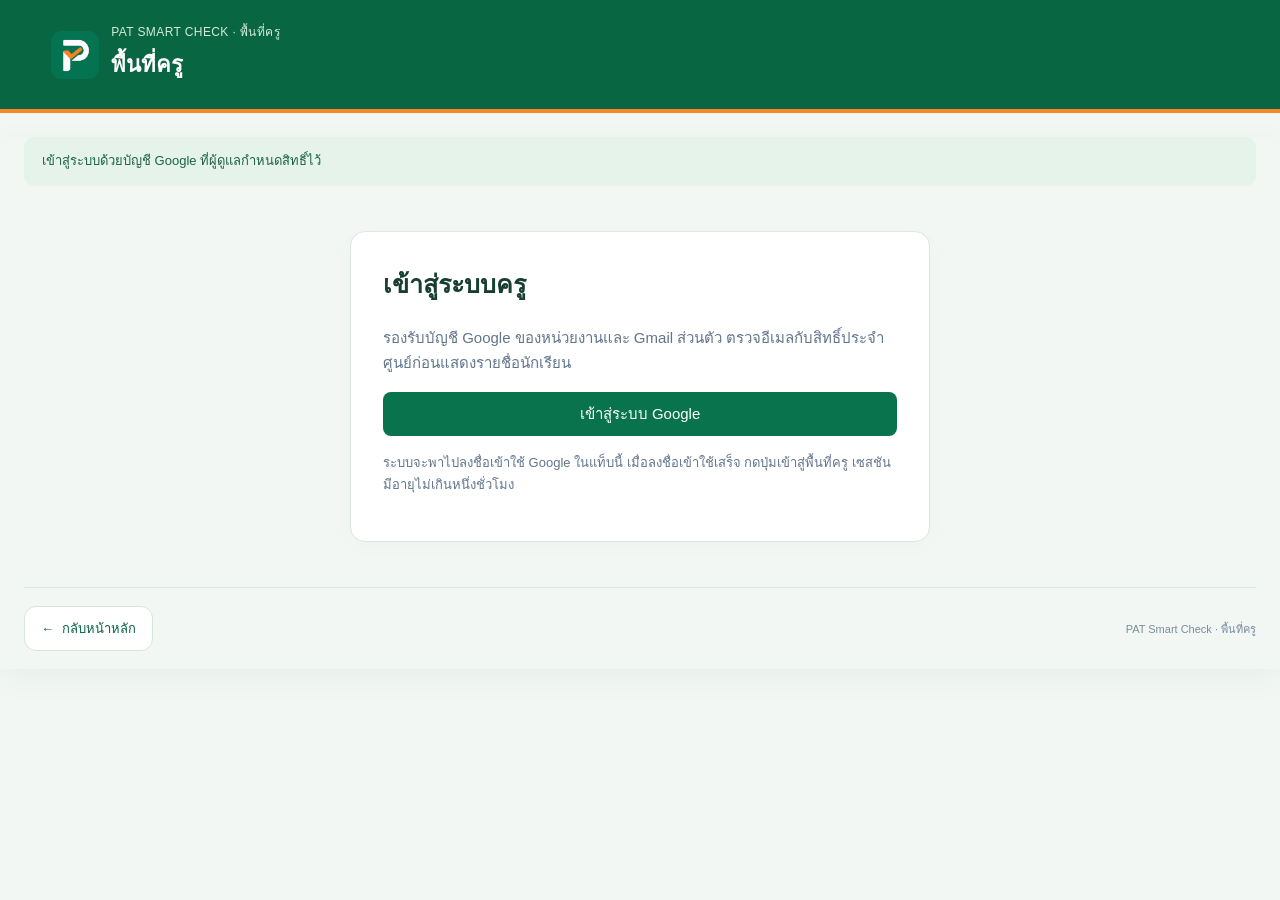
<file: teacher.html>
<!doctype html><html lang="th"><head><meta charset="utf-8"><meta name="viewport" content="width=device-width,initial-scale=1"><title>PAT Smart Check — ครูส่วนกลาง</title><link rel="stylesheet" href="teacher-online.css?v=20261026e"><link rel="icon" type="image/png" href="pat-icon.png"></head><body>
<header><div class="teacher-brand"><img src="pat-icon.png" alt="PAT Smart Check" width="48" height="48"><div><p>PAT SMART CHECK · พื้นที่ครู</p><h1>พื้นที่ครู</h1></div></div><div class="account"><span id="identity"></span> <button id="logout" class="secondary" hidden>ออกจากระบบ</button></div></header>
<main><div id="message" class="notice" role="status">เข้าสู่ระบบด้วยบัญชี Google ที่ผู้ดูแลกำหนดสิทธิ์ไว้</div>
<section id="loginArea" class="card"><h2>เข้าสู่ระบบครู</h2><p>รองรับบัญชี Google ของหน่วยงานและ Gmail ส่วนตัว ตรวจอีเมลกับสิทธิ์ประจำศูนย์ก่อนแสดงรายชื่อนักเรียน</p><div class="actions"><button id="login">เข้าสู่ระบบ Google</button><button id="poll" class="secondary" hidden>ตรวจการเข้าสู่ระบบ</button><a class="button secondary" id="loginLink" hidden target="_self" rel="noreferrer">เปิดหน้าลงชื่อเข้าใช้ Google</a></div><p class="muted">ระบบจะพาไปลงชื่อเข้าใช้ Google ในแท็บนี้ เมื่อลงชื่อเข้าใช้เสร็จ กดปุ่มเข้าสู่พื้นที่ครู เซสชันมีอายุไม่เกินหนึ่งชั่วโมง</p></section>
<section id="workspace" hidden><nav class="teacher-tabs pat-teacher-nav" aria-label="เมนูครู"><a href="warroom.html" data-nav="warroom"><span class="pat-nav-icon"><svg viewBox="0 0 24 24" fill="none" stroke="currentColor" stroke-width="1.8" stroke-linecap="round" stroke-linejoin="round" aria-hidden="true" focusable="false"><path d="M3 3v18h18 M7 14v3 M12 9v8 M17 5v12"/></svg></span><span class="pat-nav-label">วอร์รูม</span></a><a href="reports.html" data-nav="reports"><span class="pat-nav-icon"><svg viewBox="0 0 24 24" fill="none" stroke="currentColor" stroke-width="1.8"><path d="M5 3h14v18H5z M8 8h8 M8 12h8 M8 16h5"/></svg></span><span class="pat-nav-label">รายงานผล</span></a><button type="button" id="shiftTab" data-nav="approvals" aria-pressed="false"><span class="pat-nav-icon"><svg viewBox="0 0 24 24" fill="none" stroke="currentColor" stroke-width="1.8" stroke-linecap="round" stroke-linejoin="round" aria-hidden="true" focusable="false"><path d="M9 5H5v16h14V5h-4 M9 3h6v4H9z M8 14l3 3 5-6"/></svg></span><span class="pat-nav-label">คำขอและการอนุมัติ</span></button><button type="button" id="scheduleTab" data-nav="schedule" aria-pressed="true"><span class="pat-nav-icon"><svg viewBox="0 0 24 24" fill="none" stroke="currentColor" stroke-width="1.8" stroke-linecap="round" stroke-linejoin="round" aria-hidden="true" focusable="false"><path d="M4 5h16v16H4z M8 3v4 M16 3v4 M4 10h16 M8 14h2 M14 14h2 M8 18h2"/></svg></span><span class="pat-nav-label">ตารางจัด JOB</span></button><a href="students.html" data-nav="students"><span class="pat-nav-icon"><svg viewBox="0 0 24 24" fill="none" stroke="currentColor" stroke-width="1.8" stroke-linecap="round" stroke-linejoin="round" aria-hidden="true" focusable="false"><path d="M16 21v-2a4 4 0 0 0-4-4H6a4 4 0 0 0-4 4v2 M9 3a4 4 0 1 0 0 8 4 4 0 0 0 0-8 M17 4a4 4 0 0 1 0 7 M22 21v-2a4 4 0 0 0-3-4"/></svg></span><span class="pat-nav-label">ทะเบียนนักเรียน</span></a><a href="training-rounds.html" data-nav="rounds"><span class="pat-nav-icon"><svg viewBox="0 0 24 24" fill="none" stroke="currentColor" stroke-width="1.8" stroke-linecap="round" stroke-linejoin="round" aria-hidden="true" focusable="false"><path d="M4 5h16v16H4z M8 3v4 M16 3v4 M4 10h16 M8 15l3 3 5-5"/></svg></span><span class="pat-nav-label">จัดการรอบฝึก</span></a><a href="branches.html" data-nav="branches"><span class="pat-nav-icon"><svg viewBox="0 0 24 24" fill="none" stroke="currentColor" stroke-width="1.8" stroke-linecap="round" stroke-linejoin="round" aria-hidden="true" focusable="false"><path d="M3 9l2-6h14l2 6 M3 9a3 3 0 0 0 6 0 3 3 0 0 0 6 0 3 3 0 0 0 6 0 M5 12v9h14v-9 M10 21v-7h4v7"/></svg></span><span class="pat-nav-label">จัดการร้านสาขา</span></a><button type="button" id="bindingsTab" data-nav="bindings" aria-pressed="false"><span class="pat-nav-icon"><svg viewBox="0 0 24 24" fill="none" stroke="currentColor" stroke-width="1.8" stroke-linecap="round" stroke-linejoin="round" aria-hidden="true" focusable="false"><path d="M21 11a9 8 0 0 1-9 8H8l-5 3 1-6a8 8 0 0 1-1-5 9 8 0 0 1 18 0 M7 10h10 M7 14h6"/></svg></span><span class="pat-nav-label">บัญชี LINE</span></button><button type="button" id="adminTab" data-nav="admin" aria-pressed="false" hidden><span class="pat-nav-icon"><svg viewBox="0 0 24 24" fill="none" stroke="currentColor" stroke-width="1.8" stroke-linecap="round" stroke-linejoin="round" aria-hidden="true" focusable="false"><path d="M12 3l8 3v6c0 5-8 9-8 9s-8-4-8-9V6z M8 12l3 3 5-6"/></svg></span><span class="pat-nav-label">ผู้ดูแลระบบ</span></button></nav><section id="adminArea" class="card" hidden><div class="binding-top"><div><h2>จัดการสิทธิ์ครู</h2><p class="muted">Super Admin ดูแลทุกศูนย์ อีเมลครูทั่วไปใช้ได้เฉพาะศูนย์ที่กำหนด</p></div><button id="adminReload" class="secondary">โหลดรายการใหม่</button></div><div class="admin-layout"><section><label for="adminSearch">ค้นหาอีเมล</label><input id="adminSearch" type="search" placeholder="ค้นหาอีเมลครู"><div id="adminTeachers"></div></section><section class="admin-edit"><h3>เพิ่มหรือแก้ไขสิทธิ์</h3><form id="adminForm"><label for="adminEmail">อีเมล Google</label><input id="adminEmail" type="email" required maxlength="254" autocomplete="off"><p class="muted">เลือกศูนย์ที่รับผิดชอบ หากไม่เลือกเลยจะปิดสิทธิ์ครูทุกศูนย์ของอีเมลนี้</p><div class="actions"><button id="adminSelectAll" type="button" class="secondary">เลือกทุกศูนย์</button><button id="adminClearAll" type="button" class="secondary">ล้างที่เลือก</button></div><div id="adminCenters" class="admin-centers"></div><p id="adminError" role="alert"></p><button id="adminSaveAccess" type="submit">บันทึกสิทธิ์ครู</button></form><hr><h3>บทบาท Super Admin</h3><p class="muted">ใช้กับอีเมลด้านบน ให้สิทธิ์จัดการทุกศูนย์และเปลี่ยนสิทธิ์ผู้อื่น</p><div class="actions"><button id="adminGrant" type="button" class="secondary">เพิ่มเป็น Super Admin</button><button id="adminRevoke" type="button" class="danger-outline">ถอน Super Admin</button></div></section></div><details class="binding-history"><summary>ประวัติแก้สิทธิ์ล่าสุด 50 รายการ</summary><div id="adminAudit"></div></details></section><section id="shiftArea" class="card" hidden><h2>คำขอและการอนุมัติ</h2><div class="binding-subtabs" role="group" aria-label="ประเภทคำขอ"><button id="approvalShift" aria-pressed="true">เปลี่ยนกะ / ลา</button><button id="approvalTime" class="secondary" aria-pressed="false">แก้ไขเวลาเข้า–ออก</button><button id="approvalGeo" class="secondary" type="button">แก้ไขพิกัดร้าน</button><button id="approvalAbsence" class="secondary" aria-pressed="false">ตรวจสอบและยืนยันขาดงาน</button><button id="approvalHours" class="secondary" aria-pressed="false">รับรองชั่วโมงฝึก</button></div><div id="approvalShiftPane"><p class="muted">กะเดิมจะเปลี่ยนหลังครูอนุมัติ</p><button id="refreshShifts" class="secondary">โหลดคำขอใหม่</button><div id="teacherShiftList"></div></div><div id="approvalTimePane" hidden><p class="muted">ตรวจคำขอได้ทุกวันที่นักเรียนส่ง ไม่ต้องเลือกวันที่ในวอร์รูม</p><div class="approval-filters"><label>ศูนย์<select id="approvalCenter"></select></label><label>ห้อง<select id="approvalClass"></select></label><label>สถานะ<select id="approvalStatus"><option value="PENDING">รอตรวจสอบ</option><option value="APPROVED">รับรองแล้ว</option><option value="REJECTED">ไม่อนุมัติ</option><option value="ALL">ทั้งหมด</option></select></label><label>ชื่อ รหัส หรือวันที่<input id="approvalQuery" type="search" placeholder="เช่น 2026-10-26"></label></div><button id="approvalReload" class="secondary">ค้นหา / โหลดคำขอใหม่</button><p id="approvalCount" role="status"></p><div id="approvalTimeList"></div><div class="actions"><button id="approvalPrev" class="secondary">ก่อนหน้า</button><button id="approvalNext" class="secondary">ถัดไป</button></div></div><div id="approvalAbsencePane" hidden><h3>ตรวจสอบและยืนยันขาดงาน</h3><p class="muted">เฉพาะกะที่สิ้นสุดแล้วและยังไม่มีเช็คอิน · หากลืมลงเวลา ให้ตรวจคำขอแก้ไขเวลาก่อน · เลือกรอตรวจสอบเพื่อถอนการยืนยันเดิมโดยเก็บประวัติ</p><div class="approval-filters"><label>ศูนย์<select id="absenceCenter"><option value="">ทุกศูนย์ที่มีสิทธิ์</option></select></label><label>ห้อง<select id="absenceClass"><option value="">ทุกห้อง</option></select></label><label>ตั้งแต่<input type="date" id="absenceFrom"></label><label>ถึง<input type="date" id="absenceTo"></label></div><button id="absenceReload" class="secondary">โหลดรายการ</button><label>สถานะ<select id="absenceStatus"><option value="ALL">ทั้งหมด</option><option value="UNREVIEWED">ยังไม่ตรวจ / ข้อมูลเปลี่ยน</option><option value="WAITING">รอตรวจสอบ</option><option value="CONFIRMED">ยืนยันขาดแล้ว</option></select></label><label>ค้นหานักเรียน<input id="absenceSearch" type="search" placeholder="ชื่อหรือรหัสนักเรียน"></label><p id="absenceMessage" role="status"></p><div id="absenceList"></div></div><div id="approvalHoursPane" hidden><h3>รับรองชั่วโมงฝึก</h3><p>สำหรับฝึกรอบพิเศษและพาร์ตไทม์</p><p class="muted">ยังไม่เปิดบันทึกจริง — รอกำหนดเกณฑ์เวลาพัก การนับชั่วโมง และการรับรองบางส่วน ชั่วโมงพาร์ตไทม์ยังไม่รวมเป็นชั่วโมงฝึกอัตโนมัติ</p><button type="button" disabled>รับรองชั่วโมง · ยังไม่เปิดใช้งาน</button></div></section><section id="bindingsArea" class="card" hidden><div class="binding-top"><div><h2>คำขอผูกบัญชี LINE</h2><p class="muted">ตรวจเจ้าของบัญชีกับตัวนักเรียนก่อนอนุมัติ แสดงเฉพาะศูนย์ที่คุณรับผิดชอบ</p></div><button id="refreshBindings" class="secondary">โหลดคำขอใหม่</button></div><div class="binding-subtabs" role="group" aria-label="จัดการบัญชี LINE"><button id="requestsSubtab" aria-pressed="true">คำขอผูกบัญชี</button><button id="accountsSubtab" class="secondary" aria-pressed="false">บัญชีที่ผูกอยู่ / ยกเลิก</button></div><div id="requestsPanel"><div id="bindingRequests" aria-live="polite"></div></div><div id="accountsPanel" hidden><p class="muted">เลือกนักเรียนแล้วกดยกเลิกการผูก LINE ได้ที่นี่</p><div id="linkedAccounts" aria-live="polite"></div></div></section><div id="schedulePanel"><section class="card"><div class="controls"><div><label for="center">ศูนย์</label><select id="center"></select></div><div><label for="classId">ห้อง</label><select id="classId"></select></div><div><label for="month">เดือน ค.ศ.</label><input id="month" type="month"></div><div><label for="storeId">ร้าน</label><select id="storeId" aria-describedby="storeHint"></select></div><button id="load">โหลดตาราง</button></div><div class="actions"><button id="refreshStores" type="button" class="secondary">↻ อัปเดตรายการร้าน</button><button id="roomJobsStart" type="button" class="secondary">จัด JOB ยกห้อง</button><span id="storeHint" class="muted" role="status">เลือกร้านจากนักเรียนในห้องและเดือนที่เลือก</span></div><p class="muted">ระบบกรองรายชื่อตามการมอบหมายร้าน วันที่สีเทาอยู่นอกช่วงฝึกหรือช่วงมอบหมายร้าน</p></section>
<section id="scheduleArea" class="card" hidden><div class="summary"><div><b id="studentCount">0</b> <span>นักเรียน</span></div><div><b id="entryCount">0</b> <span>กะและวันหยุด</span></div><div><b id="missingCount">0</b> <span>ยังไม่จัดกะ</span></div><div><span id="draftNote"></span></div></div><div class="actions"><button id="download" class="secondary" title="ดาวน์โหลดไฟล์ Excel สำหรับจัดตารางจัด JOB">ดาวน์โหลดแบบฟอร์มจัดกะ</button><button id="import" class="secondary">นำเข้า Excel</button><button id="roomJobs" type="button" class="secondary">จัด JOB ยกห้อง</button><input id="file" type="file" accept=".xlsx" hidden><button id="preview">ตรวจและบันทึก</button></div><p class="muted">คลิกช่องวันที่เพื่อแก้กะ หรือดาวน์โหลดต้นแบบกรอกทั้งเดือนแล้วนำเข้า ช่องว่างในไฟล์ไม่ลบกะเดิม ต้องยืนยันกะนักเรียนจึงจะเห็นใน LINE</p><div class="table-wrap"><table id="grid"></table></div></section></div></section>
<footer class="portal-footer"><a class="home-link" href="index.html"><span aria-hidden="true">←</span> กลับหน้าหลัก</a><span class="footer-brand">PAT Smart Check · พื้นที่ครู</span></footer></main>
<dialog id="timeApprovalDialog"><div class="dialog-top"><h2>ตรวจแก้ไขเวลาเข้า–ออก</h2><button id="timeApprovalClose" type="button" aria-label="ปิด">×</button></div><div id="timeApprovalInfo"></div><label>หมายเหตุครู<textarea id="timeApprovalNote" rows="3" minlength="3" maxlength="500"></textarea></label><p id="timeApprovalError" role="alert"></p><div class="binding-review-actions"><button id="timeApprovalReject" class="secondary">ไม่อนุมัติ</button><button id="timeApprovalAccept">รับรองเวลา</button></div></dialog><dialog id="shiftReviewDialog"><div class="dialog-top"><h2>ตรวจคำขอเปลี่ยนกะ / ลา</h2><button data-close="shiftReviewDialog" aria-label="ปิด">×</button></div><div id="shiftReviewDetails"></div><label for="shiftReviewNote">หมายเหตุครู (จำเป็น)</label><textarea id="shiftReviewNote" minlength="3" maxlength="500" rows="3"></textarea><p id="shiftReviewError" role="alert"></p><div class="binding-review-actions"><button id="rejectShift" class="secondary">ปฏิเสธ</button><button id="approveShift">อนุมัติคำขอ</button></div></dialog><dialog id="revokeDialog"><div class="dialog-top"><h2>ยกเลิกการผูก LINE</h2><button data-close="revokeDialog" aria-label="ปิด">×</button></div><p id="revokeName"></p><p class="muted">บัญชี LINE นี้จะดูตารางนักเรียนไม่ได้เมื่อโหลดข้อมูลครั้งถัดไป นักเรียนสามารถส่งคำขอผูกใหม่ได้ ประวัติกะและคำขอเดิมยังคงอยู่</p><form id="revokeForm"><label for="revokeReason">เหตุผลที่ยกเลิก</label><textarea id="revokeReason" required minlength="3" maxlength="300" rows="3" placeholder="เช่น นักเรียนเปลี่ยนบัญชี LINE"></textarea><p class="check"><input id="revokeConfirm" type="checkbox" required><label for="revokeConfirm">ตรวจสอบนักเรียนและยืนยันยกเลิกการผูกบัญชีนี้</label></p><p id="revokeError" role="alert"></p><button id="revokeSubmit" class="danger" type="submit">ยืนยันยกเลิกการผูก</button></form></dialog><dialog id="bindingReview"><div class="dialog-top"><h2>ตรวจคำขอผูกบัญชี</h2><button data-close="bindingReview" aria-label="ปิด">×</button></div><p id="bindingReviewName"></p><p id="bindingReviewInfo" class="muted"></p><p class="check"><input id="bindingVerified" type="checkbox"><label for="bindingVerified">ตรวจสอบกับตัวนักเรียนแล้วว่าเป็นเจ้าของบัญชี LINE ที่ส่งคำขอนี้</label></p><p id="bindingReviewError" role="alert"></p><div class="binding-review-actions"><button id="rejectBinding" class="secondary">ปฏิเสธคำขอ</button><button id="approveBinding">อนุมัติผูกบัญชี</button></div></dialog><dialog id="editor"><div class="dialog-top"><div class="editor-heading"><span class="editor-eyebrow">แก้ไขตารางงาน</span><h2 id="editorTitle">แก้กะ</h2><p id="editorDate" class="editor-date"></p></div><button data-close="editor" aria-label="ปิด">×</button></div><form id="editForm"><label for="type">ประเภทวัน</label><select id="type"><option value="WORK">ทำงาน</option><option value="OFF">วันหยุด</option><option value="SICK">ลาป่วย</option><option value="PERSONAL">ลากิจ</option></select><div id="times" class="actions"><div><label for="start">เวลาเข้า</label><input id="start" type="time" value="07:00"></div><div><label for="end">เวลาเลิก</label><input id="end" type="time" value="16:00"></div></div><p class="muted">กะดึกระบุวันที่เริ่มงาน เวลาเลิกก่อนเวลาเข้า = เลิกวันถัดไป</p><p id="editError" role="alert"></p><button type="submit">ใช้กะนี้</button></form></dialog>
<dialog id="review"><div class="dialog-top"><h2>ตรวจรายการก่อนบันทึกส่วนกลาง</h2><button data-close="review" aria-label="ปิด">×</button></div><p id="reviewSummary"></p><div id="reviewRows" class="preview"></div><p class="check"><input id="overwrite" type="checkbox"><label for="overwrite">อนุญาตเขียนทับกะเดิมที่ตรงนักเรียนและวันที่</label></p><p class="muted">บันทึกฉบับร่างยังไม่แสดงให้นักเรียน ยืนยันได้เมื่อจัดกะหรือวันหยุดครบตามวันฝึกและการมอบหมายร้าน</p><p id="reviewError" role="alert"></p><div class="actions"><button id="saveDraft" class="secondary">บันทึกฉบับร่าง</button><button id="confirm">ยืนยันให้นักเรียนเห็น</button></div></dialog>
<link rel="stylesheet" href="teacher-nav.css?v=20261029absence"><script src="teacher-nav.js?v=20261029absence"></script><script src="config.js?v=20261026b"></script><script src="model.js?v=20261026b"></script><script src="excel-import.js?v=20261030roomjobs"></script><script src="template-download.js?v=20261026b"></script><script src="template-payload.js?v=20261026b"></script><script src="pat-loading.js?v=20261026b"></script><script src="room-groups.js?v=20261029absence"></script><script src="super-admin.js?v=20261026b"></script><script src="teacher-geo.js?v=20261102"></script><script src="teacher-online.js?v=20261102geo"></script><script src="absence-review.js?v=20261029rooms"></script><script src="report-excel.js"></script><script src="room-jobs-model.js?v=20261030roomjobs"></script><script src="room-jobs.js?v=20261030roomjobs"></script><script src="student-proposals.js?v=20261116"></script></body></html>
</file>
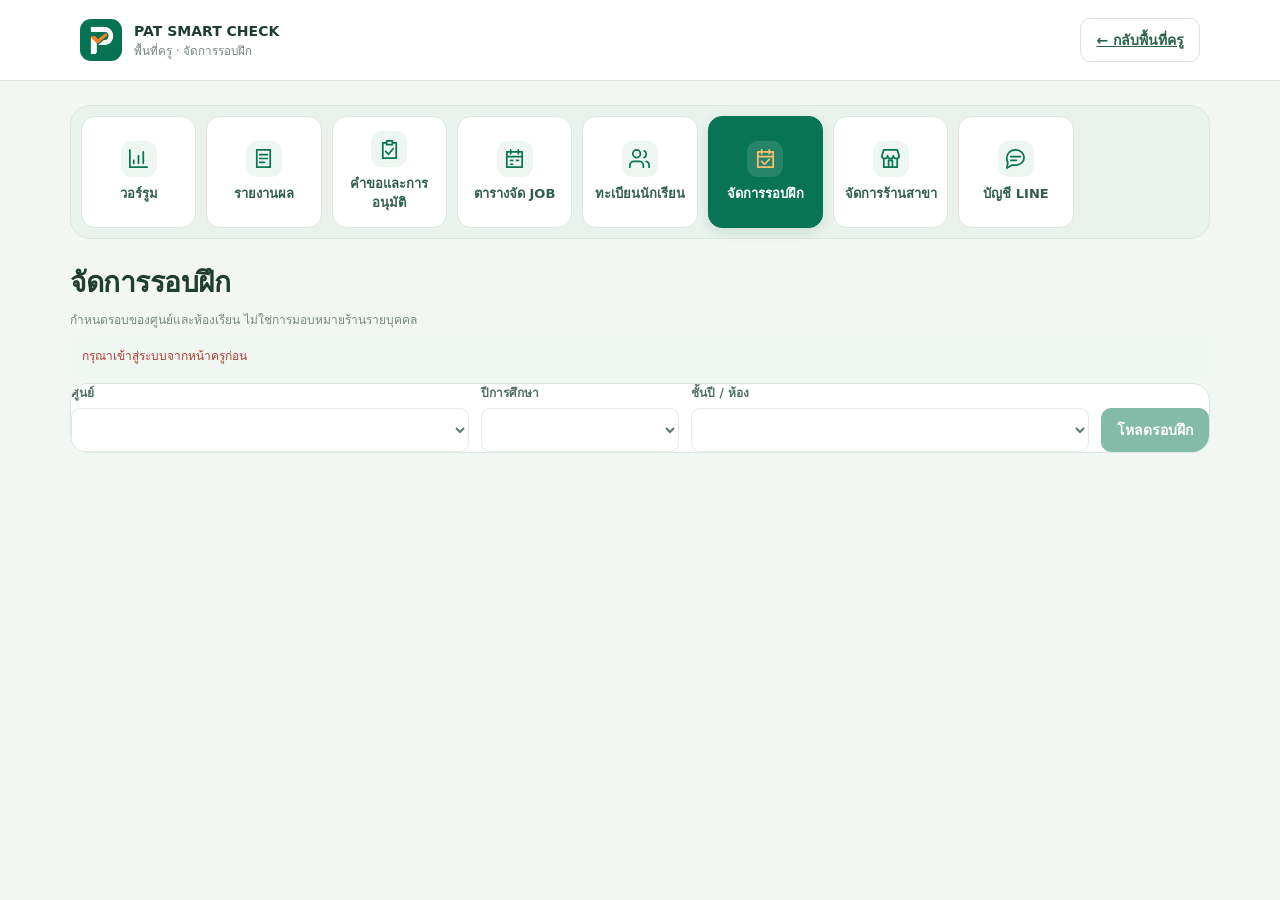
<file: training-rounds.html>
<!doctype html><html lang="th"><head><meta charset="utf-8"><meta name="viewport" content="width=device-width,initial-scale=1"><title>PAT · จัดการรอบฝึก</title><link rel="icon" href="pat-icon.png"><link rel="stylesheet" href="students.css?v=20261028round1"><style>
main{max-width:1180px}.round-filters{display:grid;grid-template-columns:2fr 1fr 2fr auto;gap:12px;align-items:end}.round-filters label{min-width:0}.round-filters select{width:100%}.rounds{display:grid;gap:14px}.round{border:1px solid #dce7df;border-radius:16px;padding:18px;background:#fff}.round-head{display:flex;justify-content:space-between;gap:12px;align-items:center;margin-bottom:10px}.round-fields{display:grid;grid-template-columns:2fr 1fr 1fr 1fr 1fr;gap:12px}.round-fields label{min-width:0}.round-fields input,.round-fields select{width:100%;min-width:0;box-sizing:border-box;font-size:16px}.round-head strong{color:#087453}.round-actions{display:flex;gap:10px;flex-wrap:wrap;margin:16px 0}.round-meta{padding:14px;background:#eef6f1;border-radius:12px;margin:16px 0}.impact{background:#fff7e8;padding:16px;border-radius:12px;margin:14px 0}.reason{display:block;margin-top:18px}.reason textarea{width:100%;box-sizing:border-box;min-height:85px}.confirm{display:flex;gap:10px;align-items:flex-start;margin:18px 0}.confirm input{width:20px;min-height:20px}.history-item{padding:10px;border-bottom:1px solid #e5ece8}.pending-card{padding:16px;background:#fff1df;border-radius:12px;margin:12px 0}button:disabled{opacity:.5;cursor:default}@media(max-width:800px){.round-fields{grid-template-columns:1fr 1fr}.round-fields label:first-child{grid-column:1/-1}.round-filters{grid-template-columns:1fr 1fr}}@media(max-width:440px){.round-filters,.round-fields{grid-template-columns:1fr}.round-actions .btn{width:100%}header{flex-wrap:wrap}}
</style></head><body><header><div class="brand"><img src="pat-icon.png" alt="PAT"><div>PAT SMART CHECK<small>พื้นที่ครู · จัดการรอบฝึก</small></div></div><a href="teacher.html" class="btn">← กลับพื้นที่ครู</a></header><main><h1>จัดการรอบฝึก</h1><p class="muted">กำหนดรอบของศูนย์และห้องเรียน ไม่ใช่การมอบหมายร้านรายบุคคล</p><p id="notice" role="status" class="registry-hint">กำลังโหลดสิทธิ์…</p><section class="card"><div class="round-filters"><label>ศูนย์<select id="center"></select></label><label>ปีการศึกษา<select id="year"></select></label><label>ชั้นปี / ห้อง<select id="room"></select></label><button id="load" class="btn primary">โหลดรอบฝึก</button></div></section><section id="workspace" hidden><p id="scope" class="round-meta"></p><p class="muted">รอบปกติแบ่งเป็น ฝึกงาน / กลับมาเรียน / ดำเนินการจบ ส่วนฝึกรอบพิเศษและพาร์ตไทม์ยังแยกจัดการต่างหาก</p><div id="pending"></div><form id="form"><div id="rounds" class="rounds"></div><div class="round-actions"><button id="add" class="btn" type="button">＋ เพิ่มรอบ</button></div><label class="reason">เหตุผลการแก้ไข<textarea id="reason" required minlength="3" maxlength="500" placeholder="ระบุเหตุผล เช่น ปรับแผนฝึกของห้อง"></textarea></label><button id="preview" class="btn primary" type="submit">ตรวจผลกระทบก่อนบันทึก</button><div id="impact" class="impact" hidden></div><label class="confirm"><input id="confirm" type="checkbox">ตรวจช่วงวันและผลกระทบแล้ว ยืนยันบันทึกรอบของศูนย์และห้องนี้</label><button id="save" class="btn primary" type="button" disabled>บันทึกรอบฝึก</button></form><details style="margin-top:24px"><summary>ประวัติการแก้ไขล่าสุด</summary><div id="history"></div></details><p class="muted">วันที่ไม่ได้อยู่ในรอบฝึกจะจัดกะไม่ได้ รอบฝึกยังต้องตรงกับช่วงทะเบียนนักเรียนและช่วงมอบหมายร้านด้วย</p></section></main><link rel="stylesheet" href="teacher-nav.css?v=20261029absence"><script src="teacher-nav.js?v=20261029absence"></script><script src="config.js?v=20261028round1"></script><script src="pat-loading.js?v=20261028round1"></script><script src="training-rounds.js?v=20261028round1"></script></body></html>
</file>
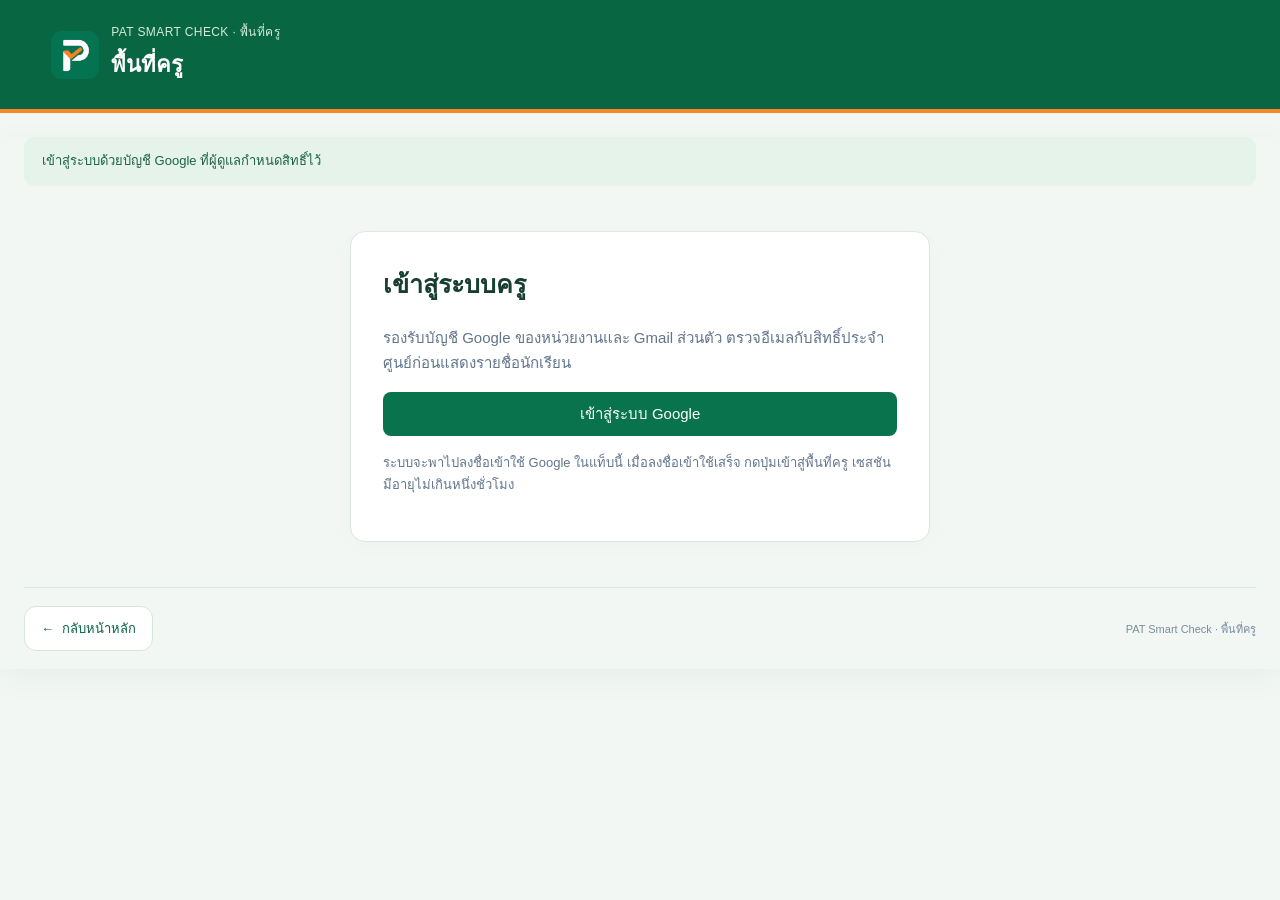
<file: warroom.html>
<!doctype html><html lang="th"><meta charset="utf-8"><meta name="viewport" content="width=device-width,initial-scale=1"><title>PAT · วอร์รูมฝึกงาน</title><style>
*{box-sizing:border-box}body{margin:0;background:#f3f7f4;color:#193e32;font:16px/1.6 system-ui,sans-serif}header{background:#fff;border-bottom:1px solid #dce7df;padding:20px max(20px,calc((100vw - 1160px)/2));display:flex;align-items:center;gap:14px}header img{width:48px;border-radius:12px}h1{font-size:24px;margin:0}h2{font-size:20px;margin:0 0 12px}p{margin:0 0 12px}.muted{font-size:14px;color:#6e8278}main{max-width:1200px;padding:22px;margin:auto}.card{background:#fff;border:1px solid #dce7df;border-radius:20px;padding:22px;margin-bottom:18px}.banner{background:#fff1dc;color:#86571c;padding:12px 16px;border-radius:12px;margin-bottom:18px;font-size:14px}button,select,input{font:inherit;min-height:44px;padding:10px 14px;border:1px solid #d4e2d9;border-radius:10px;max-width:100%}button{background:#08734d;color:white;cursor:pointer;font-weight:600}button:disabled{opacity:.5;cursor:wait}.secondary{background:white;color:#24614a}a{color:#08734d}.bar{display:flex;gap:14px;justify-content:space-between;align-items:center;flex-wrap:wrap}.filters{display:grid;grid-template-columns:repeat(3,1fr);gap:14px;margin-top:20px}label{display:block;font-size:14px}select,input[type=search]{display:block;width:100%;margin-top:6px}.auto{display:flex;align-items:center;gap:8px}.auto input{min-height:auto;accent-color:#08734d;width:20px;height:20px}.metrics{display:grid;grid-template-columns:repeat(6,1fr);gap:12px;margin:20px 0}.metric{background:white;border:1px solid #dce7df;border-radius:16px;padding:16px;border-top:4px solid var(--accent,#a0b2aa)}.metric strong{display:block;font-size:30px}.metric span{font-size:14px}.tabs{display:flex;gap:8px;flex-wrap:wrap;margin:16px 0}.tabs button[aria-pressed=false]{background:white;color:#24614a}details{border:1px solid #dce7df;border-radius:14px;margin:12px 0;overflow:hidden}summary{cursor:pointer;padding:18px;background:#fafcfb}summary strong{margin-right:15px}.chips{display:flex;flex-wrap:wrap;gap:8px;margin-top:8px}.chip{font-size:13px;background:#edf5ef;border-radius:20px;padding:3px 10px}.warn{background:#fff0dd;color:#986015}.people{padding:0 18px 18px}.person{padding:14px 0;border-bottom:1px solid #edf1ee;display:flex;justify-content:space-between;gap:12px;flex-wrap:wrap}.person small{display:block;color:#75877e}.empty{padding:20px;color:#75877e}.loader{display:inline-block;width:16px;height:16px;border:2px solid #d0e6d9;border-top-color:#fa8626;border-radius:50%;animation:spin 1s linear infinite;vertical-align:middle}@keyframes spin{to{transform:rotate(360deg)}}@media(prefers-reduced-motion:reduce){.loader{animation:none}}@media(max-width:800px){.metrics{grid-template-columns:repeat(3,1fr)}}@media(max-width:500px){main{padding:14px}.card{padding:18px}.filters{grid-template-columns:1fr}.metrics{grid-template-columns:repeat(2,1fr);gap:9px}.metric{padding:12px}h1{font-size:20px}.bar{align-items:flex-start}}
.tv-clock{background:#103f30;color:#fff;border-radius:20px;padding:24px 32px;margin-bottom:20px;display:flex;align-items:center;justify-content:space-between;gap:20px;border-left:6px solid #fa8626}.clock-time{font-family:ui-monospace,Consolas,monospace;font-size:clamp(54px,7vw,108px);font-weight:700;font-variant-numeric:tabular-nums;line-height:1.15;letter-spacing:.02em;white-space:nowrap}.clock-label{color:#bce0ce;font-size:16px}.clock-date{font-size:clamp(16px,2vw,24px);margin-top:8px}.clock-note{font-size:12px;color:#bce0ce}@media(min-width:1800px){main{max-width:1600px}.clock-time{font-size:132px}}@media(max-width:620px){.tv-clock{display:block;padding:22px 18px}.clock-time{margin-top:16px;text-align:center}.clock-note{text-align:center}}.center-overview{display:grid;grid-template-columns:repeat(2,minmax(0,1fr));gap:18px}.center-score{border:1px solid #dce7df;border-radius:18px;padding:22px;background:#fff}.score-number{font-size:52px;font-weight:750;line-height:1.2;color:#08734d;font-variant-numeric:tabular-nums}.score-track{height:12px;background:#edf2ee;border-radius:12px;overflow:hidden;margin:16px 0}.score-fill{height:100%;background:#08734d;border-radius:12px}.score-grid{display:grid;grid-template-columns:1fr 1fr;gap:10px;margin:16px 0}.score-grid div{background:#f4f8f5;padding:10px;border-radius:10px}.score-grid strong{display:block;font-size:23px}.score-grid span{font-size:13px;color:#61776b}.center-score button{width:100%}.overview-heading{margin:22px 0 12px}.overview-note{margin:12px 0 22px}@media(max-width:650px){.center-overview{grid-template-columns:1fr}.score-number{font-size:46px}}dialog{border:1px solid #dce7df;border-radius:20px;padding:24px;max-width:calc(100vw - 30px);width:460px;color:#193e32}dialog::backdrop{background:#12382e88}.filters{grid-template-columns:repeat(2,minmax(0,1fr))}input[type=date]{width:100%;margin-top:6px}#reviewError{color:#af3328}@media(max-width:500px){.filters{grid-template-columns:1fr}}
/* Consistent status colours in the summary and centre cards. */
.status-scheduled{--tile-bg:#edf4ff;--tile-ink:#234f83;--accent:#4b80bd}
.status-due{--tile-bg:#e8f6f8;--tile-ink:#16606b;--accent:#3695a2}
.status-checked,.status-working{--tile-bg:#eaf6ee;--tile-ink:#22623e;--accent:#439363}
.status-complete{--tile-bg:#e1f3ec;--tile-ink:#165b43;--accent:#218466}
.status-missing{--tile-bg:#fff0ed;--tile-ink:#963e32;--accent:#d36b5b}
.status-waiting{--tile-bg:#fff8e5;--tile-ink:#7d5c13;--accent:#c99c35}
.status-late{--tile-bg:#fff0df;--tile-ink:#924b14;--accent:#d57c33}
.status-leave{--tile-bg:#f2edfa;--tile-ink:#69488d;--accent:#9773bd}
.status-pending{--tile-bg:#eef0fc;--tile-ink:#514b8e;--accent:#837bc0}
.status-off{--tile-bg:#eceff1;--tile-ink:#535f68;--accent:#8c989f}
.metric[class*="status-"],.score-grid>div[class*="status-"]{background:var(--tile-bg);color:var(--tile-ink);border-top:4px solid var(--accent)}
.score-grid>div[class*="status-"]{padding:10px 12px;border-radius:12px}
.metric[class*="status-"] span,.score-grid>div[class*="status-"] span{color:var(--tile-ink)}
@media print{.metric,.score-grid>div{print-color-adjust:exact;-webkit-print-color-adjust:exact}}

/* Compact controls leave more room for the board. */
.warroom-controls{padding:14px 18px;margin-bottom:12px}.warroom-controls h2{font-size:17px;margin:0 0 4px}.warroom-controls .muted,.warroom-controls a,.warroom-controls label{font-size:12px}.warroom-controls p{margin:0 0 4px}.warroom-controls>.bar{gap:12px}.warroom-controls .bar .bar{gap:10px}.warroom-controls button,.warroom-controls select,.warroom-controls input:not([type=checkbox]){font-size:13px;min-height:38px;padding:7px 10px}.warroom-controls .filters{grid-template-columns:repeat(4,minmax(0,1fr));gap:10px;margin-top:10px}.warroom-controls .filters>label{min-width:0}.warroom-controls .filters input,.warroom-controls .filters select{box-sizing:border-box;min-width:0;margin-top:3px}.warroom-controls #autoState{display:none}.warroom-controls #updated{margin-top:3px!important;font-size:11px}.warroom-controls .auto input{width:17px;height:17px}
@media(max-width:700px){.warroom-controls .filters{grid-template-columns:repeat(2,minmax(0,1fr))}.warroom-controls button{min-height:44px}.warroom-controls select,.warroom-controls input:not([type=checkbox]){font-size:16px;min-height:44px}}
@media(max-width:360px){.warroom-controls .filters{grid-template-columns:1fr}}
/* Ring chart: all three segments use the same due-shift denominator. */
.attendance-summary h2{margin-bottom:4px}.attendance-chart{display:flex;align-items:center;justify-content:center;gap:24px;margin:20px 0}.attendance-ring{width:182px;height:182px;flex:0 0 182px;border-radius:50%;padding:17px;display:grid;place-items:center}.attendance-ring-label{width:100%;height:100%;border-radius:50%;background:#fff;display:flex;flex-direction:column;align-items:center;justify-content:center;text-align:center;padding:8px}.attendance-ring-label strong{font-size:32px;font-weight:800;line-height:1.2;font-variant-numeric:tabular-nums;color:#174535}.attendance-ring-label span{font-size:14px;font-weight:600}.attendance-ring-label small{font-size:11px;line-height:1.4;color:#61776b}.attendance-legend{min-width:0;flex:1;max-width:380px;display:grid;gap:10px}.legend-row{display:grid;grid-template-columns:10px minmax(0,1fr) auto;gap:9px;align-items:center;padding:10px 0;border-bottom:1px solid #edf2ef;font-size:14px}.legend-row strong{white-space:nowrap;font-variant-numeric:tabular-nums}.legend-dot{width:10px;height:10px;border-radius:50%;background:#16825d}.legend-row.late .legend-dot{background:#ed922d}.legend-row.missing .legend-dot{background:#d86c5c}.attendance-summary .attendance-chart{max-width:750px;margin:16px auto}.attendance-summary .attendance-ring{width:208px;height:208px;flex-basis:208px;padding:19px}.attendance-summary .attendance-ring-label strong{font-size:38px}.center-score{min-width:0}.center-score .attendance-chart{gap:16px}.center-score .attendance-ring{width:154px;height:154px;flex-basis:154px;padding:14px}.center-score .attendance-ring-label strong{font-size:28px}.center-score .legend-row{font-size:13px;gap:7px}.center-score .score-grid{grid-template-columns:repeat(2,minmax(0,1fr))}
@media(min-width:651px) and (max-width:1000px){.center-score .attendance-chart{flex-direction:column}.center-score .attendance-legend{width:100%}}
@media(max-width:480px){.attendance-chart,.center-score .attendance-chart{flex-direction:column;gap:12px}.attendance-legend{width:100%;max-width:none}.attendance-summary .attendance-ring{width:184px;height:184px;flex-basis:184px}.center-score .attendance-ring{width:174px;height:174px;flex-basis:174px}.legend-row{font-size:14px}.center-score .legend-row{font-size:14px}.attendance-summary .attendance-ring-label strong{font-size:34px}}
@media print{.attendance-ring{-webkit-print-color-adjust:exact;print-color-adjust:exact}}
</style><header><img src="pat-icon.png" alt="PAT"><div><h1>วอร์รูมการฝึกงาน</h1><div class="muted">ภาพรวมการลงเวลา · พื้นที่ครู</div></div></header><main><section class="tv-clock" aria-label="นาฬิกาเวลาไทย"><div><div class="clock-label">เวลาปัจจุบัน · ประเทศไทย</div><div id="clockDate" class="clock-date"></div></div><div><div id="clockTime" class="clock-time" role="timer" aria-live="off">--:--:--</div><div class="clock-note">เวลาเครื่องที่แสดงหน้าจอ · UTC+7</div></div></section><div class="banner"><span id="modeNotice">กำลังตรวจสิทธิ์และโหมดลงเวลา…</span></div><section class="card warroom-controls"><div class="bar"><div><h2>ติดตามการฝึกงาน</h2><p class="muted"><span id="dateLabel">ข้อมูลตามวันที่เริ่มกะ · กะข้ามคืนค้างอยู่ในรายการติดตาม</span></p><a href="teacher.html">← กลับพื้นที่ครู</a></div><div><div class="bar"><a href="reports.html" class="secondary">▤ สรุปผล / รายงาน</a><button id="refresh">↻ อัปเดตข้อมูล</button><label class="auto"><input id="auto" type="checkbox">อัตโนมัติทุก 60 วินาที</label></div><p id="updated" class="muted" role="status" style="margin-top:8px">ยังไม่ได้โหลดข้อมูล</p><p id="autoState" class="muted">อัปเดตเมื่อกดปุ่ม</p></div></div><div class="filters"><label>ศูนย์<select id="center"><option value="all">ทุกศูนย์ที่มีสิทธิ์</option></select></label><label>ห้องเรียน<select id="classFilter"><option value="">ทุกห้อง</option></select></label><label>วันที่เริ่มกะ<input id="workDate" type="date"></label><label>ค้นหาชื่อหรือรหัสนักเรียน<input id="query" type="search" placeholder="ค้นหาในรายชื่อเมื่อเปิดห้อง"></label></div></section><section class="card attendance-summary" aria-label="กราฟภาพรวมการเข้างาน"><h2>ภาพรวมการเข้างานตามกะ</h2><p class="muted">ตามศูนย์ ห้องเรียน และวันที่ที่เลือก · ข้อมูล ณ เวลาอัปเดตล่าสุด</p><div id="attendanceOverview"><p class="muted">กำลังโหลดข้อมูล…</p></div><p class="muted">นับเฉพาะผู้ถึงเวลาเริ่มกะ · มาสายนับว่าเข้างานแล้ว · ยังไม่เช็คอินไม่ได้หมายถึงขาดงาน</p></section><section class="card"><h2>นักเรียนที่ต้องติดตาม</h2><p class="muted">ย้อนหลัง 7 / 30 วัน · แสดงเมื่ออัปเดตข้อมูล ไม่ส่ง LINE อัตโนมัติ</p><div id="reportAlerts">กำลังโหลด…</div><a href="reports.html">ดูรายละเอียดและส่งออก Excel →</a></section><section aria-label="อัตราเข้างานรายศูนย์"><div class="bar overview-heading"><div><h2>อัตราเข้างานตามกะ · ตามสิทธิ์</h2><p class="muted"><span id="identity">กำลังตรวจบัญชี</span> · คนรอเริ่มกะไม่นับในคะแนน</p></div><button id="showAllCenters" class="secondary">ดูทุกศูนย์พร้อมกัน</button></div><div id="centerOverview" class="center-overview"></div><p class="muted overview-note">สูตร: เช็กอินแล้วในกลุ่มที่ถึงเวลาเริ่มกะ ÷ ผู้ที่ถึงเวลาเริ่มกะแล้ว × 100 · ไม่นับวันหยุด ลาที่อนุมัติ และผู้ที่ยังรอเริ่มกะ · คนมาสายนับว่าเข้างานแล้ว</p><p class="banner">ยอดสรุปตามศูนย์และห้องที่เลือก · ช่องค้นหาใช้กับรายชื่อภายในห้อง · ลาป่วยและลากิจที่อนุมัติแล้วไม่นับในฐานผู้มีกะ</p></section><section id="metrics" class="metrics" aria-label="ยอดตามตัวกรอง"></section><p class="muted">รอตรวจสอบเป็นรายการเพิ่มเติม อาจเป็นคนเดียวกับสถานะด้านบน · ยังไม่ลงเวลาไม่เท่ากับขาด</p><section class="card"><h2>กะก่อนหน้าที่ยังไม่เช็กเอาต์</h2><div id="previousOpen"></div></section><section class="card"><h2>คำขอแก้ไขเวลา</h2><p class="muted">แสดงล่าสุดไม่เกิน 100 คำขอของวันที่เลือก</p><div id="correctionRequests"></div></section><nav class="tabs" aria-label="หมวดข้อมูล"><button data-mode="all" aria-pressed="true">ห้องเรียนทั้งหมด</button><button data-mode="attention" aria-pressed="false">ต้องติดตาม</button><button data-mode="review" aria-pressed="false">รอตรวจสอบ</button></nav><section class="card"><div class="bar"><h2 id="roomsTitle">ห้องเรียน</h2><span class="muted" id="total"></span></div><div id="rooms"></div></section></main><dialog id="attReview"><button id="reviewClose" class="secondary" type="button">ปิด</button><h2>ตรวจคำขอแก้ไขเวลา</h2><div id="reviewInfo"></div><form id="attReviewForm"><label>หมายเหตุครู<textarea id="reviewNote" required minlength="3" maxlength="500" style="width:100%;min-height:90px"></textarea></label><p id="reviewError" role="alert"></p><div class="tabs"><button name="decision" value="REJECTED" class="secondary">ไม่อนุมัติ</button><button name="decision" value="APPROVED">รับรองเวลา</button></div></form></dialog><link rel="stylesheet" href="teacher-nav.css?v=20261029absence"><script src="teacher-nav.js?v=20261029absence"></script><script src="config.js?v=20261026b"></script><script src="pat-loading.js?v=20261026b"></script><script src="report-model.js"></script><script src="warroom.js?v=20261029reports"></script><script src="warroom-clock.js?v=20261026b"></script></html>
</file>
<file: student.css>
:root{font-family:Tahoma,Arial,sans-serif;color:#203e60;background:#f3f6fb}*{box-sizing:border-box}main{max-width:600px;margin:40px auto;padding:28px;background:white;border-radius:20px;box-shadow:0 8px 30px #203e6012}h1{font-size:26px}.tag{font-weight:bold;color:#257761}p{line-height:1.7}.button,button{display:block;background:#203e60;color:white;border:0;padding:14px 20px;border-radius:10px;text-decoration:none;text-align:center;font:inherit;margin:14px 0;width:100%;cursor:pointer}.secondary{background:#e6eef6;color:#203e60}button:disabled{opacity:.5;cursor:default}label{display:block;margin:16px 0 6px}input{width:100%;font:inherit;padding:12px;border:1px solid #b5c3d3;border-radius:8px}#status{background:#edf3fa;border-radius:10px;padding:14px}#schedule p{border-bottom:1px solid #dde5ef;padding:10px 0}.error{color:#a73030}@media(max-width:620px){main{margin:12px;padding:20px}}

.calendar-heading{display:flex;align-items:baseline;justify-content:space-between;gap:8px;flex-wrap:wrap;margin-top:28px}.calendar-heading h2{font-size:23px;margin:0}.calendar-caption{font-size:12px;color:#64758a}.calendar-legend{display:flex;gap:14px;flex-wrap:wrap;font-size:12px;margin:16px 0}.calendar-legend span:before{content:"";display:inline-block;width:8px;height:8px;border-radius:50%;margin-right:5px;background:#dbe2eb}.calendar-legend .work:before{background:#348b71}.calendar-legend .off:before{background:#d5a145}.calendar-grid{display:grid;grid-template-columns:repeat(7,minmax(0,1fr));gap:4px}.weekday{text-align:center;font-size:12px;font-weight:bold;padding:8px 0;color:#65748a}.calendar-day{display:flex;flex-direction:column;align-items:center;justify-content:flex-start;gap:3px;min-width:0;min-height:98px;margin:0;padding:8px 1px;border:1px solid transparent;border-radius:9px;color:#203e60;background:#f2f5f9;font-size:12px;font-variant-numeric:tabular-nums}.calendar-day.work{background:#e7f3ee;color:#1a654f}.calendar-day.off{background:#fff2d8;color:#825a17}.day-number{font-weight:bold;font-size:15px;line-height:1.3;margin-bottom:3px}.shift-time{font-size:11px;line-height:1.25;white-space:nowrap}.day-off{font-size:12px;margin-top:5px}.overnight{font-size:9px;line-height:1.2;white-space:nowrap}.empty-mark{color:#b7c1ce;margin-top:6px}.calendar-day.today .day-number{background:#203e60;color:white;border-radius:50%;min-width:24px;padding:2px}.calendar-day.selected{border-color:#203e60;box-shadow:0 0 0 1px #203e60}.calendar-day:focus-visible{outline:3px solid #517cb9;outline-offset:1px}.calendar-help{font-size:12px;color:#64758a;margin:12px 0}#schedule .calendar-help{border:0;padding:0}.day-details{background:#f1f5fa;border-radius:12px;padding:16px;margin:16px 0}.day-details h3{margin:0 0 8px;font-size:17px}#schedule .day-details p{border:0;padding:0;margin:4px 0}.detail-time{font-weight:bold}.detail-store{font-size:13px;overflow-wrap:anywhere}.calendar-empty{font-size:14px;color:#64758a}@media(max-width:400px){main{margin:8px;padding:16px}h1{font-size:23px}.calendar-heading h2{font-size:21px}.calendar-grid{gap:3px}.calendar-day{min-height:90px}.shift-time{font-size:10px}.calendar-caption{font-size:11px}}

body{margin:0}#studentProfile{border:1px solid #dfe8ee;border-radius:18px;padding:20px;background:linear-gradient(135deg,#f4faf8,#fff);margin:20px 0}.profile-top{display:flex;align-items:center;gap:14px}.profile-avatar{width:52px;height:52px;flex-shrink:0;display:grid;place-items:center;background:#203e60;color:white;border-radius:16px}.profile-avatar svg{width:29px;height:29px}.profile-name{min-width:0}.profile-name h2{font-size:20px;line-height:1.5;margin:3px 0;overflow-wrap:anywhere}.profile-name p{margin:0;font-size:12px;color:#677e8e}.profile-eyebrow{font-size:11px;color:#658377}.profile-verified{display:flex;gap:6px;align-items:center;color:#287b5f;font-size:12px;margin:16px 0;padding-bottom:14px;border-bottom:1px solid #dfeae4}.profile-verified svg{width:17px;height:17px}.profile-row{display:flex;align-items:flex-start;gap:10px;margin-top:15px}.profile-icon{color:#617c8c;padding-top:3px}.profile-icon svg{width:20px;height:20px}.profile-row div{min-width:0}.profile-label{display:block;font-size:11px;color:#788b98;margin-bottom:5px}.profile-row strong{display:block;font-size:14px;line-height:1.65;font-weight:500;overflow-wrap:anywhere}#status{font-size:13px}.tag{font-size:12px;letter-spacing:.3px}h1{font-size:25px;line-height:1.5}main{margin:20px auto}#login{font-size:14px}main>a{font-size:13px}main>p:last-of-type{font-size:12px;color:#788b98}[hidden]{display:none!important}@media(max-width:620px){main{margin:10px;padding:18px;border-radius:20px}#studentProfile{padding:16px}.profile-name h2{font-size:18px}}

.student-footer{display:flex;flex-direction:column;gap:12px;text-align:center;border-top:1px solid #e1e8ef;padding-top:18px;margin-top:20px}.student-footer .home-link{display:flex;align-items:center;justify-content:center;gap:8px;min-height:44px;padding:12px 16px;border:1px solid #d7e2ec;border-radius:12px;background:#f4f7fb;color:#203e60;text-decoration:none;font-size:14px}.student-footer .home-link:hover{background:#e6eef6}.student-footer>span{font-size:11px;color:#7b8c9e}.checkin-note{font-size:12px;color:#788b98;text-align:center;margin:20px 0 8px;line-height:1.6}

.student-brand{display:flex;align-items:center;gap:12px;margin-bottom:20px}.student-brand img{border-radius:12px;object-fit:cover;flex-shrink:0}.student-brand .tag{margin:0;font-size:12px;line-height:1.6}

/* Keep student icons square at every screen width. */
.student-brand{align-items:center;gap:12px}.student-brand>img{display:block;width:44px;height:44px;min-width:44px;max-width:44px;aspect-ratio:1/1;object-fit:contain;flex:0 0 44px;border-radius:12px}.profile-avatar{display:flex;align-items:center;justify-content:center;width:52px;height:52px;min-width:52px;max-width:52px;aspect-ratio:1/1;flex:0 0 52px;padding:0;line-height:0}.profile-avatar>svg{display:block;width:28px;height:28px;min-width:28px;max-width:28px;aspect-ratio:1/1;flex:0 0 28px;overflow:visible}.profile-icon{display:flex;align-items:center;justify-content:center;width:24px;height:24px;min-width:24px;flex:0 0 24px;padding:0;margin-top:2px;line-height:0}.profile-icon>svg{display:block;width:20px;height:20px;flex:0 0 20px}.profile-verified>svg{display:block;width:17px;height:17px;min-width:17px;flex:0 0 17px}.profile-top{align-items:center}.profile-name{flex:1;min-width:0}

/* PAT institutional palette: green primary, orange accent, red errors. */
:root{color:#183e31;background:#f2f7f4;--pat-green:#008454;--pat-dark:#075f41;--pat-orange:#fa8626;--pat-red:#ee2c25}
body{color:#183e31;background:#f2f7f4}button,.button{background:#08734d;color:white}button.secondary,.button.secondary{background:#eaf3ee;color:#196344}.tag{color:#08734d}#status{background:#edf6f0;color:#256849}.error{color:#b32924!important}main{box-shadow:0 8px 30px #0a57380c}.student-brand>img{background:white;object-fit:contain;border-radius:0}.profile-avatar{background:#e5f2e9;color:#08734d}.profile-icon{color:#25815c}#studentProfile{background:linear-gradient(135deg,#f2faf4,#fff);border-color:#dbe9df}.profile-verified{color:#08734d}.calendar-day.work{background:#e5f3e9;color:#096344}.calendar-day.off{background:#fff0df;color:#98510f}.calendar-day.today .day-number{background:#08734d}.calendar-day.selected{border-color:#08734d;box-shadow:0 0 0 1px #08734d}.calendar-legend .work:before{background:#008454}.calendar-legend .off:before{background:#fa8626}.day-details{background:#eef6f0}.student-footer .home-link{color:#096344;background:#f1f7f3;border-color:#d6e6dc}
header{background:#086642;color:white;border-bottom:4px solid #fa8626}header p{color:#d4eadc}.teacher-brand img{background:white;object-fit:contain;border-radius:10px;padding:4px}header #logout{background:#e9f4ed;color:#096344}.notice{background:#e6f3eb;color:#1a6345}.notice.error{background:#fff0ee;color:#b32924}.card{border-color:#dbe7df}.summary>div:not(:last-child){background:#eff6f1}.summary b{color:#08734d}thead th,thead th.person{background:#086642}.cell{background:#e5f3e9;color:#096344}.cell.off{background:#fff0df;color:#98510f}.cell.unavailable{background:#f0f3f1;color:#94a398}.home-link{color:#096344;border-color:#d6e6dc}.portal-footer{border-color:#dbe7df}#editForm>.muted{background:#f0f6f2}.dialog-top>button{background:#edf5ef;color:#096344}select,input{color:#183e31;border-color:#bfd3c6}button:focus-visible,a:focus-visible{outline-color:#fa8626}

.student-brand>img,.teacher-brand img{object-fit:contain;padding:0;border-radius:11px;background:#08734d}

#shiftRequests h2{font-size:19px;margin-top:28px}.shift-request-card{border:1px solid #dce8df;border-radius:12px;padding:12px;margin-top:10px}.shift-request-card p{font-size:12px;margin:5px 0;overflow-wrap:anywhere}#shiftRequestDialog{width:min(440px,calc(100vw - 24px));max-height:calc(100dvh - 30px);overflow:auto;border:0;border-radius:22px;padding:22px;color:#183e31}#shiftRequestDialog::backdrop{background:#183b2c77}.shift-dialog-top{display:flex;align-items:center;justify-content:space-between;gap:10px}.shift-dialog-top h2{font-size:20px}.shift-dialog-top button{width:36px;height:36px;min-height:36px;margin:0;padding:0;background:#edf5ef;color:#196344;font-size:22px}.shift-times{display:grid;grid-template-columns:1fr 1fr;gap:12px}.shift-times>div{min-width:0}.shift-times input{min-width:0;max-width:100%;height:48px;-webkit-appearance:none}#shiftRequestForm select,#shiftReason{width:100%;padding:12px;font:inherit;border:1px solid #bfd3c6;border-radius:9px;background:white;color:#183e31}#shiftReason{resize:vertical}.shift-check{display:flex;align-items:flex-start;gap:8px;font-size:13px;line-height:1.7}.shift-check input{width:18px;flex:0 0 18px;margin-top:4px}.shift-hint{font-size:12px;color:#718779}#shiftError{color:#b32924;font-size:13px}.request-shift-button{font-size:13px;padding:12px}
</file>
<file: students.css>
*{box-sizing:border-box}body{margin:0;background:#f3f7f4;color:#203d32;font:14px/1.6 system-ui,-apple-system,'Segoe UI',sans-serif}button,input,select{font:inherit}button{cursor:pointer}header{background:#fff;border-bottom:1px solid #dce8df;padding:18px max(20px,calc((100vw - 1120px)/2));display:flex;justify-content:space-between;align-items:center;gap:16px}.brand{display:flex;gap:12px;align-items:center;font-weight:750}.brand img{width:42px;height:42px;border-radius:11px}.brand small{display:block;color:#77877e;font-weight:400}main{max-width:1160px;margin:auto;padding:24px 20px 48px}.demo{background:#fff4dc;color:#80601e;padding:10px 14px;border-radius:10px;font-size:12px;margin-bottom:22px}h1{font-size:28px;letter-spacing:-.5px;margin:0}h2{font-size:19px;margin:0 0 8px}p{margin:5px 0}.muted{color:#76877e;font-size:12px}.top,.row{display:flex;align-items:center;justify-content:space-between;gap:12px;flex-wrap:wrap}.btn{border:1px solid #d6e4dc;border-radius:10px;background:#fff;color:#276147;padding:10px 15px;min-height:44px;font-weight:650}.primary{background:#087853;border-color:#087853;color:#fff}.ghost{border:0;background:transparent;color:#327158}.nav{display:flex;gap:8px;margin:22px 0}.nav span{padding:9px 14px;border-radius:9px;background:#e5f1e9;color:#1d6342;font-weight:700}.nav .later{background:transparent;color:#7c8981;font-weight:400}.stats{display:grid;grid-template-columns:repeat(4,1fr);gap:12px;margin-bottom:20px}.stat{padding:18px;background:#fff;border:1px solid #e0e9e3;border-radius:15px}.stat b{font-size:28px;display:block;color:#116c4c;line-height:1.3}.stat span{color:#6e8075;font-size:12px}.card{border:1px solid #dce7df;background:#fff;border-radius:18px;overflow:hidden}.filters{display:grid;grid-template-columns:1fr 1fr 1fr 1.6fr;gap:12px;padding:18px;border-bottom:1px solid #edf1ee}label{display:block;font-size:12px;font-weight:600;color:#547064}input,select{display:block;width:100%;min-width:0;border:1px solid #d6e1d9;border-radius:9px;padding:10px;background:#fff;color:#203d32;margin-top:5px;min-height:44px}.list-head{padding:14px 18px;display:flex;justify-content:space-between;align-items:center;background:#fafcfb}.table{overflow:auto}table{width:100%;border-collapse:collapse;text-align:left}th{font-size:12px;color:#70847a;background:#f7faf8;padding:12px 18px;font-weight:500}td{padding:17px 18px;border-bottom:1px solid #edf1ee;vertical-align:middle}tbody tr:last-child td{border-bottom:0}.person{display:flex;align-items:center;gap:11px}.avatar{background:#eaf3ed;color:#478264;width:38px;height:38px;border-radius:12px;display:grid;place-items:center;flex:0 0 38px}.avatar svg{width:21px;height:21px}.name{font-weight:650;white-space:nowrap}.badge{display:inline-block;border-radius:20px;padding:4px 9px;font-size:11px;white-space:nowrap}.ACTIVE{background:#e7f4eb;color:#267145}.COMPLETED{background:#e9f0fa;color:#3b638c}.WITHDRAWN{background:#faeeeb;color:#a15544}.TRANSFERRED{background:#f1edf8;color:#79569c}.store-empty{color:#ab7425}.line{font-size:11px;color:#3f8660}.end{padding:12px 18px;display:flex;justify-content:space-between;gap:12px;color:#7d8a82;font-size:12px}.flow-note{padding:15px 18px;border:1px dashed #d1ded5;border-radius:14px;margin-top:18px;color:#637c6d;font-size:12px}dialog{border:0;border-radius:20px;padding:24px;width:min(560px,calc(100vw - 28px));max-height:90dvh;overflow:auto;color:#203d32}dialog::backdrop{background:#123b2b66;backdrop-filter:blur(3px)}.close{width:38px;height:38px;border:0;border-radius:10px;color:#28694e;background:#eef5f0;font-size:22px}.grid{display:grid;grid-template-columns:1fr 1fr;gap:14px;margin:18px 0}.span2{grid-column:1/-1}.note{background:#f0f6f2;border-radius:12px;padding:12px;font-size:12px;color:#537363;margin:14px 0}.warn{background:#fff5e5;color:#8b6328}.footer{display:flex;justify-content:flex-end;gap:8px;margin-top:20px}.tabs{display:flex;gap:8px;margin:18px 0}.tabs button{flex:1}.error{color:#b13d30;font-size:12px}details{border:1px solid #e0e9e3;border-radius:12px;margin-top:12px;padding:12px}summary{cursor:pointer;font-size:13px;font-weight:650}.history{font-size:12px;border-top:1px solid #e8eee9;padding:10px 0;margin-top:10px}.toast{position:fixed;bottom:22px;left:50%;transform:translateX(-50%);background:#203d32;color:white;border-radius:12px;padding:12px 20px;max-width:92vw;width:max-content;z-index:10;font-size:13px}[hidden]{display:none!important}@media(max-width:700px){header{padding:14px 16px}.desktop{display:none}main{padding:18px 12px}.stats{grid-template-columns:1fr 1fr;gap:8px}.stat{padding:14px}.filters{grid-template-columns:1fr 1fr;padding:14px;gap:10px}.search{grid-column:1/-1}.top{align-items:flex-start}h1{font-size:25px}thead{display:none}table,tbody,tr,td{display:block}tr{padding:14px;border-bottom:1px solid #e5ede7;display:grid;grid-template-columns:1fr auto;gap:9px}td{padding:0;border:0}td:first-child{grid-column:1/-1}td:nth-child(3){grid-column:1/-1}td:last-child{grid-column:2;grid-row:2/4;align-self:center}td:nth-child(4){grid-column:1}.name{white-space:normal}.grid{grid-template-columns:1fr}.span2{grid-column:auto}.nav{font-size:12px}.end{flex-wrap:wrap}input,select{font-size:16px}dialog{padding:18px}.footer .btn{flex:1}}
.tabs{flex-wrap:wrap}.tabs button{font-size:12px;padding:8px;min-width:110px}.hour-totals{display:grid;grid-template-columns:repeat(3,minmax(0,1fr));gap:8px;margin:16px 0}.hour-totals>div{background:#eef5f0;border-radius:12px;padding:12px}.hour-totals b{display:block;font-size:24px;color:#12714c}.hour-totals small{font-size:11px}.hour-entry{border:1px solid #dce7df;padding:14px;border-radius:12px;margin:12px 0}.hour-entry p{font-size:12px}.hour-entry .btn{width:100%;margin-top:10px}.TRAINING_PAUSED{background:#fff4dc;color:#8b6723}.STUDY_PAUSED{background:#f1edf8;color:#79569c}#hoursPane input{font-size:16px}.scheduled{font-size:11px;color:#986515;margin-top:4px}@media(max-width:700px){.hour-totals>div{padding:9px}.hour-totals b{font-size:20px}}

.registry-hint{padding:12px;background:#f0f6f2;border-radius:12px;font-size:12px}.error{overflow-wrap:anywhere}.end button:disabled{opacity:.45}.tabs{display:none}button:disabled{cursor:wait;opacity:.55}.footer{position:sticky;bottom:-24px;background:#fff;padding:12px 0}
.student-actions{min-width:150px}.student-actions .btn{display:block;width:100%;margin:5px 0}.status-confirm{display:flex;align-items:flex-start;gap:10px;margin-top:16px}.status-confirm input{width:20px;min-height:20px;flex:0 0 20px;margin-top:2px}textarea{font:inherit;display:block;width:100%;min-width:0;border:1px solid #d6e1d9;border-radius:9px;padding:12px;margin-top:6px;resize:vertical}#statusEditor label{margin-top:14px}#statusHistory{overflow-wrap:anywhere}#statusImpact p{margin:8px 0}@media(max-width:700px){.student-actions{grid-column:1/-1!important;grid-row:auto!important;display:flex;gap:8px}.student-actions .btn{flex:1}textarea{font-size:16px}}

#storeEditor{width:min(680px,calc(100vw - 28px))}#storeAssignments{max-height:220px;overflow:auto;margin:14px 0}#storePending:empty{display:none}#storeHistory{overflow-wrap:anywhere}.student-actions{flex-wrap:wrap}#storeForm .grid>*{min-width:0}#storeEditor .footer{flex-wrap:wrap}
/* Compact room registry and student management menu. */
.registry-room{border:1px solid #dbe7df;border-radius:16px;margin:12px 0;overflow:hidden;background:white}.registry-room>summary{padding:16px;background:#eef6f1;cursor:pointer;color:#194f3b}.registry-room>summary small{display:block;margin-top:4px;color:#6b7d72}.registry-room-body{padding:0 16px 16px}.registry-student-row,.registry-row-heading{display:grid;grid-template-columns:minmax(180px,1.5fr) minmax(170px,1.5fr) minmax(110px,1fr) 90px;gap:12px;align-items:center;padding:14px 0;border-bottom:1px solid #e7eee9}.registry-row-heading{font-size:12px;color:#6b7d72}.registry-student-row>div{min-width:0;overflow-wrap:anywhere}.registry-student-row small{display:block;color:#77877e;font-size:12px;margin-top:4px}.registry-manage-sections>details{border:1px solid #dbe7df;border-radius:12px;padding:14px;margin:10px 0}.registry-manage-sections summary{font-weight:700;cursor:pointer;color:#185a40}.registry-manage-actions{display:flex;flex-wrap:wrap;gap:10px}.registry-manage-actions .btn{min-height:44px}#studentManager{width:min(560px,calc(100vw - 24px));box-sizing:border-box;max-height:85dvh;overflow:auto}#studentManager h3{margin-bottom:4px}
@media(max-width:700px){.registry-row-heading{display:none}.registry-student-row{grid-template-columns:minmax(0,1fr) auto;gap:10px}.registry-student-row>div:first-child{grid-column:1/-1}.registry-student-row>div:nth-child(2){grid-column:1/-1}.registry-student-row>.btn{min-height:44px}.registry-room-body{padding:0 12px 12px}.registry-manage-actions{flex-direction:column}.registry-manage-actions .btn{width:100%}}
.registry-top-actions{display:flex;gap:10px;align-items:center;flex-wrap:wrap}.registry-top-actions .btn{min-height:44px;white-space:normal}@media(max-width:600px){.registry-top-actions{display:grid;grid-template-columns:repeat(2,minmax(0,1fr));width:100%}.registry-top-actions .btn{height:100%;padding:10px 8px;font-size:14px}.top{flex-wrap:wrap}}
</file>
<file: teacher-nav.css>
/* Shared PAT teacher navigation — code-native SVG icons. */
.pat-teacher-nav{display:grid!important;grid-template-columns:repeat(9,minmax(0,1fr));gap:10px!important;margin:0 0 22px!important;padding:10px;background:#eaf2ed;border:1px solid #dbe7df;border-radius:20px;align-items:stretch}
.pat-teacher-nav>a,.pat-teacher-nav>button{box-sizing:border-box;display:flex!important;flex-direction:column;align-items:center;justify-content:center;gap:8px;min-width:0;min-height:108px;padding:14px 8px!important;margin:0!important;border:1px solid #dce8df!important;border-radius:14px!important;background:#fff!important;color:#315e4c!important;text-decoration:none;font:600 13px/1.45 system-ui,Tahoma,sans-serif!important;text-align:center;cursor:pointer;transition:background .15s,border-color .15s,box-shadow .15s}
.pat-teacher-nav>[hidden]{display:none!important}.pat-nav-icon{display:grid;place-items:center;flex:0 0 36px;width:36px;height:36px;background:#edf6f0;border-radius:11px;color:#087453}.pat-nav-icon svg{display:block;width:23px;height:23px;flex:none}.pat-nav-label{overflow-wrap:anywhere}.pat-teacher-nav>a:hover,.pat-teacher-nav>button:hover{background:#f3faf5!important;border-color:#82b29b!important}.pat-teacher-nav>[aria-current=page],.pat-teacher-nav>[aria-pressed=true]{background:#087453!important;color:#fff!important;border-color:#087453!important;box-shadow:0 4px 12px #08745322}.pat-teacher-nav>[aria-current=page] .pat-nav-icon,.pat-teacher-nav>[aria-pressed=true] .pat-nav-icon{background:#ffffff1f;color:#ffbe6f}.pat-teacher-nav>*:focus-visible{outline:3px solid #f29b38;outline-offset:3px}
@media(max-width:1100px){.pat-teacher-nav{grid-template-columns:repeat(4,minmax(0,1fr))}.pat-teacher-nav>a,.pat-teacher-nav>button{min-height:96px}}
@media(max-width:540px){.pat-teacher-nav{grid-template-columns:repeat(2,minmax(0,1fr));gap:8px!important;padding:8px;border-radius:16px}.pat-teacher-nav>a,.pat-teacher-nav>button{flex-direction:row;justify-content:flex-start;text-align:left;min-height:70px;padding:10px!important;gap:9px;font-size:12px!important}.pat-nav-icon{width:32px;height:32px;flex-basis:32px}.pat-nav-icon svg{width:21px;height:21px}}
@media(prefers-reduced-motion:reduce){.pat-teacher-nav>*{transition:none!important}}
</file>
<file: attendance.css>
/* Student attendance actions and accessible calendar states. */
#attendanceArea{margin:18px 0}#attendanceArea>h2{font-size:19px}.attendance-card{padding:16px;border:1px solid #dce7df;border-radius:16px;margin:10px 0}.attendance-card h3{font-size:16px;margin:0}.attendance-muted{font-size:12px;color:#718579}.attendance-shift{font-size:27px;font-weight:750;margin:8px 0}.attendance-buttons,.student-request-actions{display:grid;grid-template-columns:repeat(2,minmax(0,1fr));gap:10px}.attendance-buttons button,.student-request-actions button{min-width:0;margin:10px 0;font-size:14px;padding:13px 7px;border-radius:12px}.attendance-buttons .check-in{background:#087853;color:white}.attendance-buttons .check-out{background:#c76018;color:white}button:disabled{opacity:.45;cursor:not-allowed}.attendance-state{font-size:12px;color:#087853}.attendance-times{display:grid;grid-template-columns:1fr 1fr;gap:12px}.attendance-times input{width:100%;min-width:0}#attendanceDialog{width:min(440px,calc(100vw - 24px));max-height:90dvh;overflow:auto;border:0;border-radius:20px;padding:22px;color:#183e31}#attendanceDialog::backdrop{background:#183b2c77}#attendanceClose{float:right;width:36px;margin:0;padding:4px;background:#edf5ef;color:#196344}#attendanceDialog input,#attendanceDialog select,#attendanceDialog textarea{box-sizing:border-box;width:100%;padding:12px;border:1px solid #bfd3c6;border-radius:10px;font:inherit;min-width:0}#attendanceDialog label{display:block;margin-top:12px}#attendanceError{color:#b32924}#studentActions{margin:20px 0;padding:18px;border:1px solid #dce7df;border-radius:18px}#studentActions h2{font-size:18px;margin:0}#studentActions summary{cursor:pointer;font-size:12px;color:#627d6d}#attendanceHistory p{font-size:12px}.calendar-day.off{background:#e9ecef;color:#59636b}.calendar-legend .off:before{background:#8a949b}.calendar-day.leave{background:#f0edfa;color:#6a508b}.calendar-legend .leave:before{background:#9474b7}.calendar-day.late{background:#fff3de;color:#8d5a07}.calendar-day.absent{background:#fff0ec;color:#a73f2f}.attendance-marks{font-size:10px;font-weight:750;line-height:1.5;white-space:normal}.calendar-day[aria-pressed=true]{outline:2px solid #087853}.calendar-day{min-height:108px}#shiftDate{width:100%;padding:10px;border:1px solid #bfd3c6;border-radius:10px;font:inherit}#login{background:#f0f5f2;color:#196344;border:1px solid #d6e4db}@media(max-width:360px){.student-request-actions{grid-template-columns:1fr}.attendance-buttons button{font-size:12px}.attendance-shift{font-size:24px}.attendance-marks{font-size:9px}}
/* Mobile-safe correction dialog: no float, no intrinsic time input overflow. */
#attendanceDialog{box-sizing:border-box;padding:20px;width:min(440px,calc(100vw - 28px));max-height:calc(100dvh - 32px)}
.attendance-dialog-head{display:flex;align-items:center;justify-content:space-between;gap:12px;margin-bottom:12px}.attendance-dialog-head h2{font-size:20px;line-height:1.4;margin:0;min-width:0}#attendanceClose{float:none;flex:0 0 40px;width:40px;height:40px;min-height:40px;margin:0;padding:0}#attendanceOld{font-size:13px;line-height:1.65;background:#f0f6f2;border-radius:10px;padding:12px;overflow-wrap:anywhere}#attendanceForm .attendance-times{grid-template-columns:repeat(2,minmax(0,1fr));gap:12px}#attendanceForm .attendance-times>label{min-width:0;margin:0}#attendanceForm label{font-size:13px;margin:12px 0 0}#attendanceForm input,#attendanceForm select,#attendanceForm textarea{display:block;box-sizing:border-box;min-width:0;max-width:100%;width:100%;margin:6px 0 0;font-size:16px;line-height:1.4;background:#fff;color:#183e31;border-radius:10px;padding:10px}#attendanceForm input[type=time]{-webkit-appearance:none;appearance:none;min-height:48px;text-align:center}#attendanceForm input::-webkit-date-and-time-value{min-width:0;text-align:center}#attendanceForm textarea{min-height:94px;resize:vertical}#attendanceForm .attendance-muted{font-size:11px;line-height:1.65;margin:12px 0}#attendanceSend{font-size:15px;margin-top:16px}#attendanceError:empty{display:none}
@media(max-width:480px){#attendanceForm .attendance-times{grid-template-columns:minmax(0,1fr);gap:10px}#attendanceDialog{padding:18px}}
.request-pending{background:#fff7e6;color:#765414;border:1px solid #edddb6;border-radius:12px;padding:12px;margin-top:12px}.request-pending strong,.request-pending small{display:block}.request-pending strong{font-size:14px}.request-pending small{font-size:12px;margin-top:4px}.request-accordion{border:1px solid #dce8df;border-radius:13px;background:white;margin:10px 0;overflow:hidden}.request-accordion>summary{display:flex;align-items:center;gap:10px;cursor:pointer;padding:14px;list-style:none;min-height:56px}.request-accordion>summary::-webkit-details-marker{display:none}.request-accordion>summary:after{content:'⌄';flex:0 0 16px;color:#537363}.request-accordion[open]>summary:after{content:'⌃'}.request-accordion>summary>div{flex:1;min-width:0}.request-accordion strong,.request-accordion small{display:block}.request-accordion strong{font-size:13px}.request-accordion small{font-size:11px;color:#718579}.request-status{font-size:11px;border-radius:20px;padding:4px 8px;flex-shrink:0}.request-status.pending{background:#fff1cf;color:#765414}.request-status.approved{background:#e5f4eb;color:#246144}.request-status.rejected{background:#f9ece9;color:#9a4138}.request-body{padding:0 14px 14px;border-top:1px solid #edf2ef}.request-body p{font-size:12px;line-height:1.7;margin:8px 0;overflow-wrap:anywhere}.request-older>summary{font-size:13px;color:#256849;padding:12px;cursor:pointer}.request-accordion>summary:focus-visible,.request-older>summary:focus-visible{outline:2px solid #087853;outline-offset:-3px}
</file>
<file: teacher-online.css>
:root{font-family:Tahoma,Arial,sans-serif;color:#203e60;background:#f3f6fb;font-size:15px}*{box-sizing:border-box}body{margin:0}header{background:#203e60;color:white;padding:22px 4vw;display:flex;justify-content:space-between;gap:20px;align-items:center}header h1{font-size:22px;margin:5px 0}header p{margin:0;color:#cdddec}main{max-width:1500px;margin:24px auto;padding:0 24px}.card{background:white;border:1px solid #dce4ed;border-radius:15px;padding:22px;margin-bottom:20px}h2{font-size:19px;margin-top:0}p{line-height:1.7}.muted{color:#61758c;font-size:13px}.notice{padding:14px 18px;background:#e8f2ef;border-radius:10px;line-height:1.6;margin-bottom:20px}.notice.error{background:#fff0eb;color:#a33623}button,.button{font:inherit;background:#203e60;color:white;border:0;border-radius:8px;padding:11px 17px;cursor:pointer;text-decoration:none;display:inline-block}button.secondary,.button.secondary{background:#e9eff7;color:#203e60}button:disabled{opacity:.45;cursor:default}.controls{display:grid;grid-template-columns:1fr 1fr 1fr 2fr auto;gap:14px;align-items:end}label{display:block;font-size:13px;margin-bottom:7px}select,input{font:inherit;padding:10px;border:1px solid #b8c7d7;border-radius:7px;width:100%;background:white}input[type=checkbox]{width:auto}input[type=time]{max-width:180px}.actions{display:flex;gap:10px;flex-wrap:wrap;align-items:center;margin:16px 0}.table-wrap{overflow:auto;max-height:65vh;border:1px solid #dce4ed;border-radius:10px}table{border-collapse:separate;border-spacing:0;min-width:100%}th,td{padding:0;border-bottom:1px solid #dfe7ef;border-right:1px solid #dfe7ef;text-align:center}thead th{background:#203e60;color:white;position:sticky;top:0;z-index:2;padding:12px 7px;min-width:78px}th.person{position:sticky;left:0;min-width:220px;max-width:250px;text-align:left;padding:12px;background:#fff;z-index:1;font-weight:normal}thead th.person{background:#203e60;z-index:3;color:white}th.person small{display:block;color:#6b7b8d;font-size:11px;margin-top:5px}.cell{border-radius:0;min-width:78px;min-height:58px;background:#e8f6ee;color:#216044;padding:8px 5px;font-size:13px}.cell small{display:block;font-size:11px}.cell.off{background:#fff2de;color:#856012}.cell.blank{background:#fff;color:#91a2b5}.cell.unavailable{background:#edf0f4;color:#8796a7}.summary{display:flex;gap:24px;flex-wrap:wrap}.summary b{font-size:22px}.summary span{font-size:13px;color:#61758c}.check{display:flex;align-items:center;gap:8px}.check input{flex:0 0 auto}dialog{border:1px solid #dce4ed;border-radius:15px;width:min(650px,94vw);padding:24px;color:#203e60}dialog::backdrop{background:#172d4f70}.preview{max-height:300px;overflow:auto;border:1px solid #dce4ed;padding:12px}.preview p{margin:6px 0;font-size:13px}.dialog-top{display:flex;justify-content:space-between}.dialog-top button{background:#e9eff7;color:#203e60;padding:5px 10px}.two{display:flex;gap:18px}#loginArea .actions a{word-break:break-all}.badge{font-size:12px;padding:4px 8px;border-radius:5px;background:#edf3f8;color:#203e60}[hidden]{display:none!important}@media(max-width:900px){.controls{grid-template-columns:1fr 1fr}.controls button{width:100%}main{padding:0 12px}header{padding:18px}.card{padding:16px}th.person{min-width:170px}header h1{font-size:18px}}

.account{display:flex;align-items:center;justify-content:flex-end;gap:12px;min-width:0}#identity{font-size:13px;overflow-wrap:anywhere;min-width:0}header>div{min-width:0}.controls>div{min-width:0}select,input{min-width:0;max-width:100%;min-height:44px}input[type=month]{display:block;box-sizing:border-box;-webkit-appearance:none;appearance:none}input[type=month]::-webkit-date-and-time-value{text-align:left;min-width:0}button,.button{min-height:44px;line-height:1.4}.card{box-shadow:0 5px 22px #203e6005}.summary>div:not(:last-child){background:#f2f6fa;border-radius:10px;padding:10px 14px}.summary{gap:12px;align-items:center}.summary b{margin-right:4px}#loginArea{max-width:580px;margin:45px auto;padding:32px}#loginArea h2{font-size:25px}#loginArea .actions{flex-direction:column;align-items:stretch}#loginArea .button{text-align:center}#loginArea p{color:#61758c}header p{font-size:12px;letter-spacing:.4px}#logout{font-size:12px;white-space:nowrap;min-height:36px}.notice{font-size:13px}#scheduleArea .actions{gap:8px}.table-wrap{overscroll-behavior-x:contain}button:focus-visible,a:focus-visible{outline:3px solid #5f98bc;outline-offset:3px}@media(max-width:600px){header{display:block;padding:20px}header h1{font-size:21px;margin-top:8px}.account{justify-content:space-between;margin-top:18px;border-top:1px solid #ffffff20;padding-top:14px;gap:10px}#identity{font-size:12px}main{margin:16px auto;padding:0 12px}.card{padding:18px;border-radius:18px}.controls{grid-template-columns:minmax(0,1fr);gap:16px}.controls button{margin-top:2px}select,input{font-size:16px;height:48px;width:100%}.controls .muted{margin-bottom:0}.summary{gap:8px}.summary>div:not(:last-child){flex:1;min-width:0;padding:10px 8px;text-align:center}.summary b{display:block;font-size:22px}.summary span{font-size:11px}.summary>div:last-child{flex-basis:100%;padding:4px}#scheduleArea .actions{display:grid;grid-template-columns:1fr 1fr}#preview{grid-column:1/-1}#scheduleArea .actions button{font-size:12px;padding:11px 8px}th.person{min-width:145px;max-width:145px;font-size:12px}.muted{font-size:12px}dialog{padding:20px}.two{flex-direction:column}.check{align-items:flex-start}.check label{line-height:1.6;margin:0}.check input{min-height:0;height:18px;width:18px}#loginArea{margin:20px auto;padding:24px}#loginArea h2{font-size:23px}}

.portal-footer{display:flex;align-items:center;justify-content:space-between;gap:14px;margin:24px 0;padding:18px 0;border-top:1px solid #dfe7ef}.home-link{display:inline-flex;align-items:center;gap:8px;min-height:44px;padding:11px 16px;border:1px solid #d7e2ec;border-radius:12px;background:white;color:#203e60;text-decoration:none;font-size:13px}.home-link:hover{background:#e9eff7}.footer-brand{font-size:11px;color:#7b8c9e}@media(max-width:600px){.portal-footer{flex-direction:column;align-items:stretch;text-align:center;margin:18px 0}.home-link{justify-content:center}.footer-brand{margin-top:2px}}

.teacher-brand{display:flex;align-items:center;gap:12px}.teacher-brand img{border-radius:13px;object-fit:cover;flex-shrink:0}.teacher-brand>div{min-width:0}@media(max-width:600px){.teacher-brand img{width:44px;height:44px}.teacher-brand h1{font-size:20px}}

/* Shift editor: bounded native time inputs and a compact close button. */
#editor{width:min(480px,calc(100vw - 24px));max-height:calc(100dvh - 32px);overflow-y:auto;padding:24px;border:0;border-radius:22px;box-shadow:0 20px 70px #142b4933}.dialog-top{align-items:flex-start;gap:12px}.dialog-top>button{flex:0 0 36px;width:36px;height:36px;min-height:36px;padding:0;display:grid;place-items:center;line-height:1;font-size:22px;border-radius:10px}.editor-heading{min-width:0;flex:1}.editor-eyebrow{font-size:11px;letter-spacing:.3px;color:#71879a}#editorTitle{font-size:19px;line-height:1.5;margin:6px 0;overflow-wrap:anywhere}.editor-date{margin:0 0 18px;font-size:13px;color:#61758c}#times{display:grid;grid-template-columns:repeat(2,minmax(0,1fr));gap:14px;margin:18px 0}#times>div{min-width:0}#times input{display:block;width:100%;min-width:0;max-width:100%;height:52px;padding:10px 8px;font-size:18px;text-align:center;-webkit-appearance:none;appearance:none}#times input::-webkit-date-and-time-value{min-width:0;text-align:center}#editForm>button[type=submit]{width:100%;margin-top:8px;min-height:48px;border-radius:12px}#editForm>.muted{padding:12px;background:#f1f5fa;border-radius:10px;font-size:12px;margin:16px 0;line-height:1.6}#editError:empty{display:none}#grid td{padding:0;vertical-align:stretch}#grid .cell{display:flex;flex-direction:column;align-items:center;justify-content:center;gap:3px;width:100%;height:100%;min-height:82px;margin:0;line-height:1.4}#grid th.person{overflow-wrap:anywhere}#download{white-space:normal}@media(max-width:600px){#editor{padding:20px}#editorTitle{font-size:18px}#times{gap:12px}#scheduleArea .actions{grid-template-columns:minmax(0,1fr)}#scheduleArea .actions button{font-size:14px;min-height:46px}#grid th.person{min-width:132px;max-width:132px}#grid thead th:not(.person){min-width:82px}#grid .cell{min-width:82px;min-height:90px}}

/* PAT institutional palette: green primary, orange accent, red errors. */
:root{color:#183e31;background:#f2f7f4;--pat-green:#008454;--pat-dark:#075f41;--pat-orange:#fa8626;--pat-red:#ee2c25}
body{color:#183e31;background:#f2f7f4}button,.button{background:#08734d;color:white}button.secondary,.button.secondary{background:#eaf3ee;color:#196344}.tag{color:#08734d}#status{background:#edf6f0;color:#256849}.error{color:#b32924!important}main{box-shadow:0 8px 30px #0a57380c}.student-brand>img{background:white;object-fit:contain;border-radius:0}.profile-avatar{background:#e5f2e9;color:#08734d}.profile-icon{color:#25815c}#studentProfile{background:linear-gradient(135deg,#f2faf4,#fff);border-color:#dbe9df}.profile-verified{color:#08734d}.calendar-day.work{background:#e5f3e9;color:#096344}.calendar-day.off{background:#fff0df;color:#98510f}.calendar-day.today .day-number{background:#08734d}.calendar-day.selected{border-color:#08734d;box-shadow:0 0 0 1px #08734d}.calendar-legend .work:before{background:#008454}.calendar-legend .off:before{background:#fa8626}.day-details{background:#eef6f0}.student-footer .home-link{color:#096344;background:#f1f7f3;border-color:#d6e6dc}
header{background:#086642;color:white;border-bottom:4px solid #fa8626}header p{color:#d4eadc}.teacher-brand img{background:white;object-fit:contain;border-radius:10px;padding:4px}header #logout{background:#e9f4ed;color:#096344}.notice{background:#e6f3eb;color:#1a6345}.notice.error{background:#fff0ee;color:#b32924}.card{border-color:#dbe7df}.summary>div:not(:last-child){background:#eff6f1}.summary b{color:#08734d}thead th,thead th.person{background:#086642}.cell{background:#e5f3e9;color:#096344}.cell.off{background:#fff0df;color:#98510f}.cell.unavailable{background:#f0f3f1;color:#94a398}.home-link{color:#096344;border-color:#d6e6dc}.portal-footer{border-color:#dbe7df}#editForm>.muted{background:#f0f6f2}.dialog-top>button{background:#edf5ef;color:#096344}select,input{color:#183e31;border-color:#bfd3c6}button:focus-visible,a:focus-visible{outline-color:#fa8626}

.student-brand>img,.teacher-brand img{object-fit:contain;padding:0;border-radius:11px;background:#08734d}

.teacher-tabs{display:flex;gap:8px;margin:0 0 18px}.teacher-tabs button[aria-pressed=true]{background:#08734d;color:white}.teacher-tabs button[aria-pressed=false]{background:white;color:#386752;border:1px solid #dbe7df}.binding-top{display:flex;justify-content:space-between;align-items:flex-start;gap:16px}.binding-top h2{margin-bottom:8px}.binding-top p{margin:0 0 16px}.binding-request{border:1px solid #dce8df;border-radius:14px;padding:18px;margin-top:12px}.binding-card-top{display:flex;justify-content:space-between;gap:12px;align-items:flex-start}.binding-card-top h3{font-size:16px;margin:0;overflow-wrap:anywhere}.binding-status{font-size:11px;background:#eaf4ee;color:#26704e;border-radius:20px;padding:5px 10px;white-space:nowrap}.binding-status.pending{background:#fff0dc;color:#965815}.binding-meta{font-size:13px;margin:10px 0 4px}.binding-request .muted{overflow-wrap:anywhere}.binding-review-actions{display:flex;gap:10px;margin-top:20px}.binding-review-actions button{flex:1}.binding-empty{padding:28px;text-align:center;background:#f2f7f4;border-radius:12px}#bindingReviewName{font-size:18px;font-weight:bold}#bindingReviewError{color:#b32924}@media(max-width:600px){.teacher-tabs button{flex:1;font-size:13px;padding:12px 8px}.binding-top{display:block}.binding-top>button{width:100%;margin-bottom:8px}.binding-card-top{flex-wrap:wrap}.binding-request>button{width:100%}.binding-review-actions{flex-direction:column}.binding-review-actions button{width:100%}}

.linked-heading{margin-top:32px;padding-top:24px;border-top:1px solid #dce8df;font-size:18px}.danger-outline{background:white;color:#a6352b;border:1px solid #e3beb9}.danger{background:#a6352b;color:white}textarea{font:inherit;width:100%;padding:12px;border:1px solid #bfd3c6;border-radius:10px;resize:vertical;min-height:96px}#revokeSubmit{width:100%;margin-top:12px}#revokeError{color:#b32924}#revokeName{font-weight:bold;overflow-wrap:anywhere}#revokeDialog{width:min(480px,calc(100vw - 24px));max-height:calc(100dvh - 32px);overflow:auto}

.binding-subtabs{display:grid;grid-template-columns:1fr 1fr;gap:8px;margin:14px 0 20px}.binding-subtabs button{min-width:0;line-height:1.5;font-size:13px;padding:12px 8px;border:1px solid #dbe7df;background:#f2f7f4;color:#386752}.binding-subtabs button[aria-pressed=true]{background:#08734d;color:white;border-color:#08734d}.binding-history{margin:18px 0;padding:12px 14px;background:#f6f9f7;border:1px solid #dce8df;border-radius:12px}.binding-history summary{cursor:pointer;color:#61758c;font-size:13px;min-height:28px;line-height:1.8}.binding-history:has(+ .binding-request){margin-bottom:18px}

.teacher-tabs{flex-wrap:wrap}.teacher-tabs button{flex:1;min-width:110px}#shiftReviewError{color:#b32924}#shiftReviewDetails p{margin:8px 0;overflow-wrap:anywhere}

.room-filter{display:grid;grid-template-columns:1fr 1fr 2fr;gap:10px;margin:18px 0}.room-filter input,.room-filter select{min-width:0}.room-group{border:1px solid #dce8df;border-radius:14px;margin:12px 0;overflow:hidden}.room-group>summary{display:flex;align-items:center;justify-content:space-between;gap:12px;padding:17px;cursor:pointer;list-style:none}.room-group>summary::-webkit-details-marker{display:none}.room-group>summary>div:before{content:'▸';float:left;margin-right:10px;color:#638573}.room-group[open]>summary>div:before{content:'▾'}.room-group strong{display:block;font-size:16px}.room-group small{display:block;color:#718779;font-size:12px;margin:5px 0 0 20px}.room-group>.binding-request,.room-group>.binding-history{margin:0 14px 14px}.room-new{background:#fff0df;color:#985815;padding:6px 9px;border-radius:18px;font-size:11px;white-space:nowrap}@media(max-width:600px){.room-filter{grid-template-columns:1fr 1fr}.room-filter input{grid-column:1/-1}.room-group>summary{padding:14px}.room-group small{font-size:11px}}

.admin-layout{display:grid;grid-template-columns:1fr 1.2fr;gap:24px;margin-top:20px}.admin-edit{border:1px solid #dce8df;background:#f8fbf9;border-radius:16px;padding:20px}.admin-centers{max-height:360px;overflow:auto;background:white;border:1px solid #dce8df;border-radius:12px;padding:12px}.admin-centers label{padding:8px 0;font-size:12px}.admin-centers input{width:18px;height:18px;min-height:18px}#adminTeachers strong{font-size:13px;overflow-wrap:anywhere}#adminError{color:#b32924}#adminSaveAccess{width:100%;margin-top:14px}.admin-edit hr{border:0;border-top:1px solid #dce8df;margin:24px 0}@media(max-width:750px){.admin-layout{grid-template-columns:1fr}.admin-edit{padding:16px}.admin-centers{max-height:300px}.teacher-tabs button{font-size:12px}}

.cell.off{background:#e9ecef;color:#59636b}.cell.leave{background:#f0edfa;color:#6a508b}

.approval-filters{display:grid;grid-template-columns:repeat(4,minmax(0,1fr));gap:12px;margin:16px 0}.approval-filters label{min-width:0}.approval-filters select,.approval-filters input{width:100%;min-width:0;box-sizing:border-box}#timeApprovalDialog{width:min(460px,calc(100vw - 28px));max-height:90dvh;overflow:auto}#timeApprovalInfo p{font-size:13px;overflow-wrap:anywhere}#timeApprovalNote{width:100%;box-sizing:border-box;font:inherit;border:1px solid #cbded1;border-radius:10px;padding:12px}#timeApprovalError{color:#ad3a31}#approvalHoursPane{padding:16px;background:#f2f6f3;border-radius:14px}#approvalHoursPane button:disabled{opacity:.6;cursor:not-allowed}@media(max-width:700px){.approval-filters{grid-template-columns:repeat(2,minmax(0,1fr))}}@media(max-width:360px){.approval-filters{grid-template-columns:1fr}}
</file>
